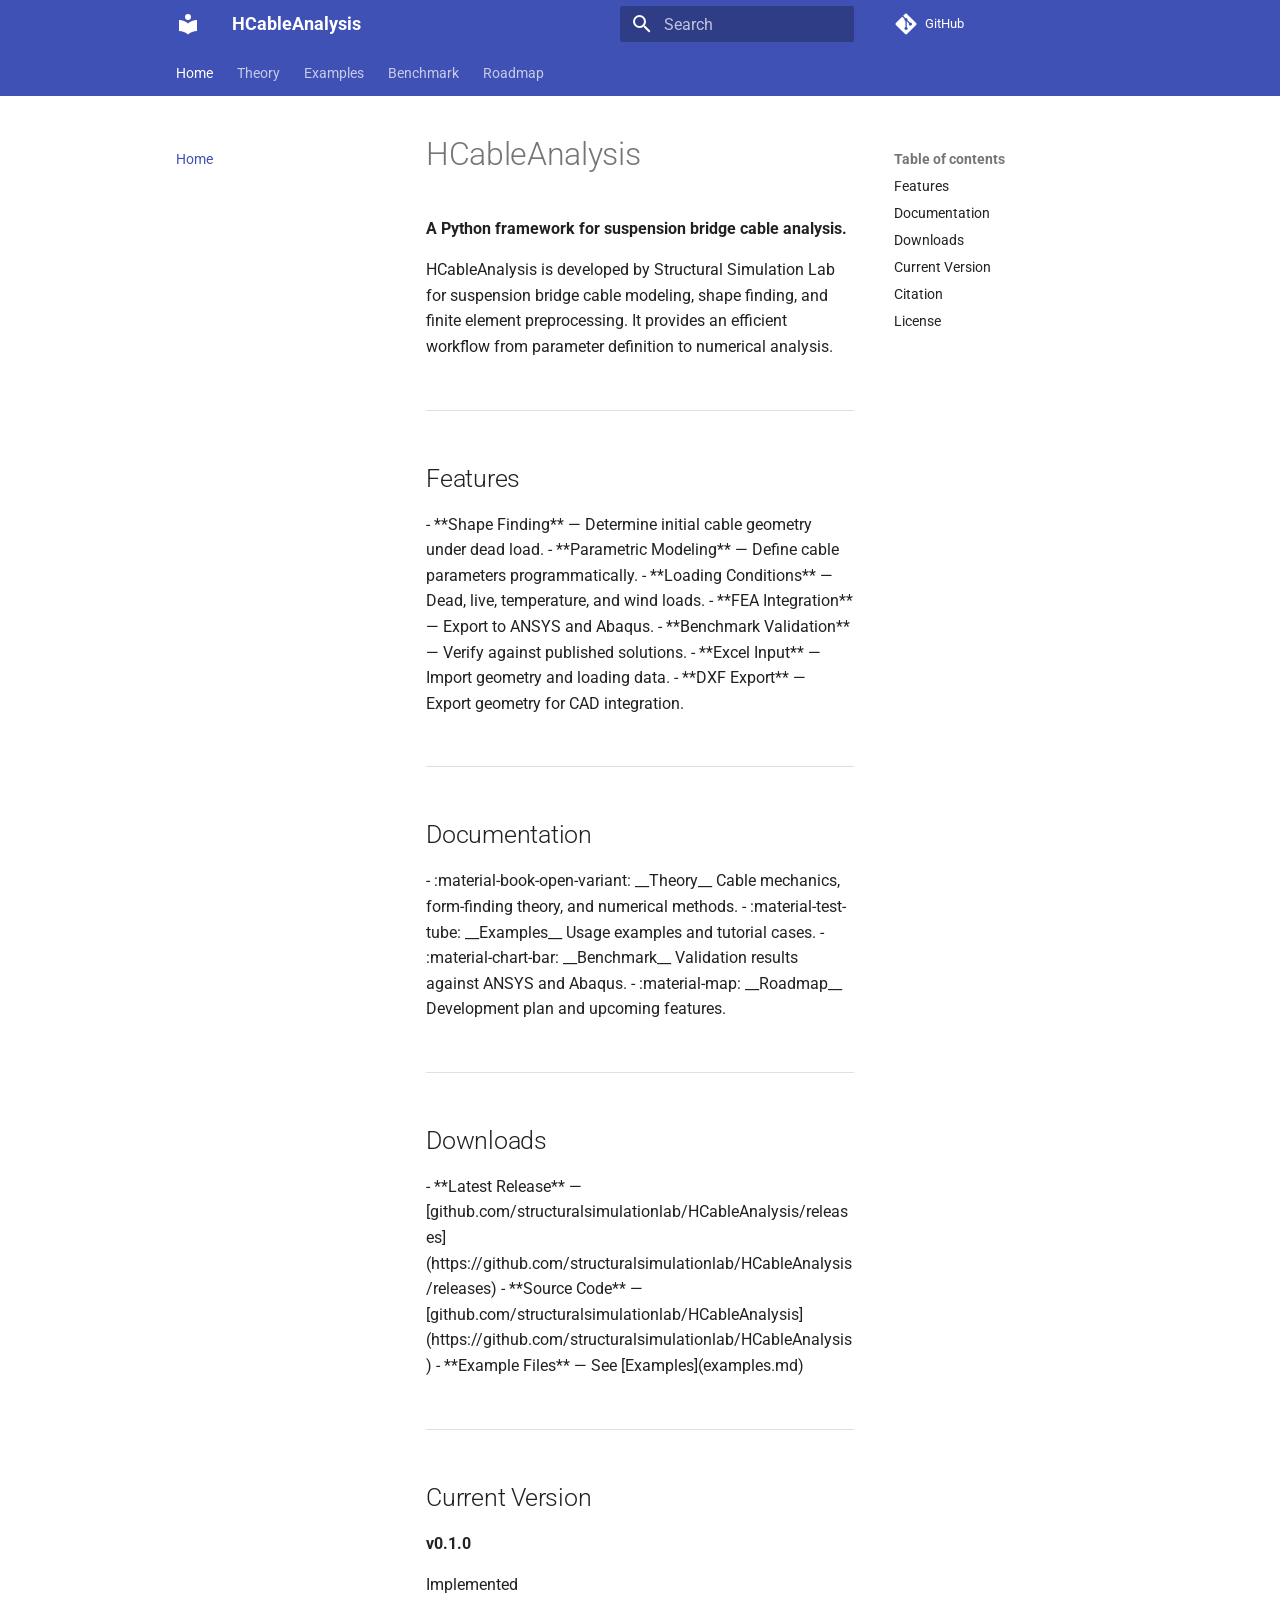
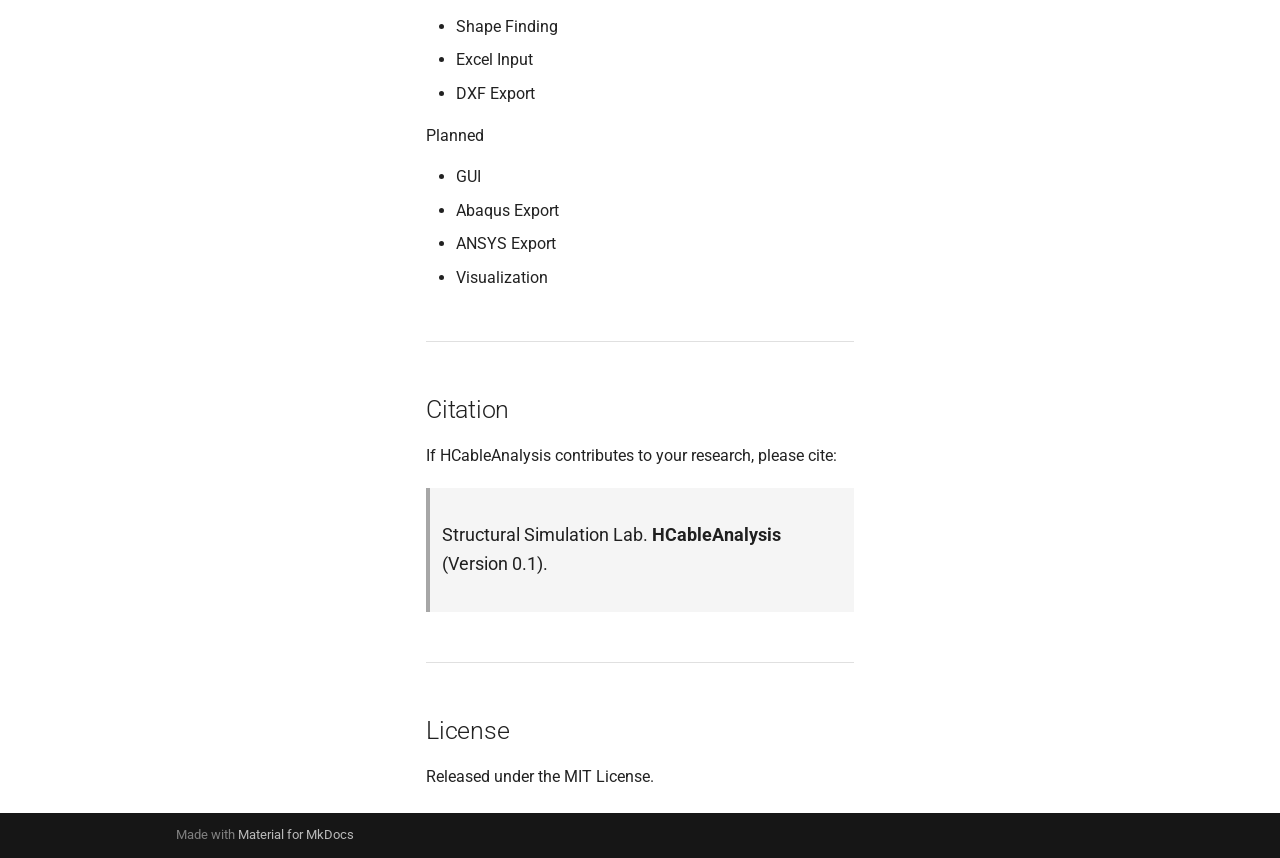
<file: site/index.html>
<!doctype html>
<html lang="en" class="no-js">
  <head>
    
      <meta charset="utf-8">
      <meta name="viewport" content="width=device-width,initial-scale=1">
      
        <meta name="description" content="Suspension Bridge Cable Analysis Framework">
      
      
        <meta name="author" content="Structural Simulation Lab">
      
      
      
      
        <link rel="next" href="theory/">
      
      
        
      
      
      <link rel="icon" href="assets/images/favicon.png">
      <meta name="generator" content="mkdocs-1.6.1, mkdocs-material-9.7.6">
    
    
      
        <title>HCableAnalysis</title>
      
    
    
      <link rel="stylesheet" href="assets/stylesheets/main.484c7ddc.min.css">
      
      


    
    
      
    
    
      
        
        
        <link rel="preconnect" href="https://fonts.gstatic.com" crossorigin>
        <link rel="stylesheet" href="https://fonts.googleapis.com/css?family=Roboto:300,300i,400,400i,700,700i%7CRoboto+Mono:400,400i,700,700i&display=fallback">
        <style>:root{--md-text-font:"Roboto";--md-code-font:"Roboto Mono"}</style>
      
    
    
      <link rel="stylesheet" href="stylesheets/extra.css">
    
    <script>__md_scope=new URL(".",location),__md_hash=e=>[...e].reduce(((e,_)=>(e<<5)-e+_.charCodeAt(0)),0),__md_get=(e,_=localStorage,t=__md_scope)=>JSON.parse(_.getItem(t.pathname+"."+e)),__md_set=(e,_,t=localStorage,a=__md_scope)=>{try{t.setItem(a.pathname+"."+e,JSON.stringify(_))}catch(e){}}</script>
    
      

    
    
  </head>
  
  
    <body dir="ltr">
  
    
    <input class="md-toggle" data-md-toggle="drawer" type="checkbox" id="__drawer" autocomplete="off">
    <input class="md-toggle" data-md-toggle="search" type="checkbox" id="__search" autocomplete="off">
    <label class="md-overlay" for="__drawer"></label>
    <div data-md-component="skip">
      
        
        <a href="#hcableanalysis" class="md-skip">
          Skip to content
        </a>
      
    </div>
    <div data-md-component="announce">
      
    </div>
    
    
      

<header class="md-header" data-md-component="header">
  <nav class="md-header__inner md-grid" aria-label="Header">
    <a href="." title="HCableAnalysis" class="md-header__button md-logo" aria-label="HCableAnalysis" data-md-component="logo">
      
  
  <svg xmlns="http://www.w3.org/2000/svg" viewBox="0 0 24 24"><path d="M12 8a3 3 0 0 0 3-3 3 3 0 0 0-3-3 3 3 0 0 0-3 3 3 3 0 0 0 3 3m0 3.54C9.64 9.35 6.5 8 3 8v11c3.5 0 6.64 1.35 9 3.54 2.36-2.19 5.5-3.54 9-3.54V8c-3.5 0-6.64 1.35-9 3.54"/></svg>

    </a>
    <label class="md-header__button md-icon" for="__drawer">
      
      <svg xmlns="http://www.w3.org/2000/svg" viewBox="0 0 24 24"><path d="M3 6h18v2H3zm0 5h18v2H3zm0 5h18v2H3z"/></svg>
    </label>
    <div class="md-header__title" data-md-component="header-title">
      <div class="md-header__ellipsis">
        <div class="md-header__topic">
          <span class="md-ellipsis">
            HCableAnalysis
          </span>
        </div>
        <div class="md-header__topic" data-md-component="header-topic">
          <span class="md-ellipsis">
            
              Home
            
          </span>
        </div>
      </div>
    </div>
    
    
      <script>var palette=__md_get("__palette");if(palette&&palette.color){if("(prefers-color-scheme)"===palette.color.media){var media=matchMedia("(prefers-color-scheme: light)"),input=document.querySelector(media.matches?"[data-md-color-media='(prefers-color-scheme: light)']":"[data-md-color-media='(prefers-color-scheme: dark)']");palette.color.media=input.getAttribute("data-md-color-media"),palette.color.scheme=input.getAttribute("data-md-color-scheme"),palette.color.primary=input.getAttribute("data-md-color-primary"),palette.color.accent=input.getAttribute("data-md-color-accent")}for(var[key,value]of Object.entries(palette.color))document.body.setAttribute("data-md-color-"+key,value)}</script>
    
    
    
      
      
        <label class="md-header__button md-icon" for="__search">
          
          <svg xmlns="http://www.w3.org/2000/svg" viewBox="0 0 24 24"><path d="M9.5 3A6.5 6.5 0 0 1 16 9.5c0 1.61-.59 3.09-1.56 4.23l.27.27h.79l5 5-1.5 1.5-5-5v-.79l-.27-.27A6.52 6.52 0 0 1 9.5 16 6.5 6.5 0 0 1 3 9.5 6.5 6.5 0 0 1 9.5 3m0 2C7 5 5 7 5 9.5S7 14 9.5 14 14 12 14 9.5 12 5 9.5 5"/></svg>
        </label>
        <div class="md-search" data-md-component="search" role="dialog">
  <label class="md-search__overlay" for="__search"></label>
  <div class="md-search__inner" role="search">
    <form class="md-search__form" name="search">
      <input type="text" class="md-search__input" name="query" aria-label="Search" placeholder="Search" autocapitalize="off" autocorrect="off" autocomplete="off" spellcheck="false" data-md-component="search-query" required>
      <label class="md-search__icon md-icon" for="__search">
        
        <svg xmlns="http://www.w3.org/2000/svg" viewBox="0 0 24 24"><path d="M9.5 3A6.5 6.5 0 0 1 16 9.5c0 1.61-.59 3.09-1.56 4.23l.27.27h.79l5 5-1.5 1.5-5-5v-.79l-.27-.27A6.52 6.52 0 0 1 9.5 16 6.5 6.5 0 0 1 3 9.5 6.5 6.5 0 0 1 9.5 3m0 2C7 5 5 7 5 9.5S7 14 9.5 14 14 12 14 9.5 12 5 9.5 5"/></svg>
        
        <svg xmlns="http://www.w3.org/2000/svg" viewBox="0 0 24 24"><path d="M20 11v2H8l5.5 5.5-1.42 1.42L4.16 12l7.92-7.92L13.5 5.5 8 11z"/></svg>
      </label>
      <nav class="md-search__options" aria-label="Search">
        
        <button type="reset" class="md-search__icon md-icon" title="Clear" aria-label="Clear" tabindex="-1">
          
          <svg xmlns="http://www.w3.org/2000/svg" viewBox="0 0 24 24"><path d="M19 6.41 17.59 5 12 10.59 6.41 5 5 6.41 10.59 12 5 17.59 6.41 19 12 13.41 17.59 19 19 17.59 13.41 12z"/></svg>
        </button>
      </nav>
      
        <div class="md-search__suggest" data-md-component="search-suggest"></div>
      
    </form>
    <div class="md-search__output">
      <div class="md-search__scrollwrap" tabindex="0" data-md-scrollfix>
        <div class="md-search-result" data-md-component="search-result">
          <div class="md-search-result__meta">
            Initializing search
          </div>
          <ol class="md-search-result__list" role="presentation"></ol>
        </div>
      </div>
    </div>
  </div>
</div>
      
    
    
      <div class="md-header__source">
        <a href="https://github.com/structuralsimulationlab/HCableAnalysis" title="Go to repository" class="md-source" data-md-component="source">
  <div class="md-source__icon md-icon">
    
    <svg xmlns="http://www.w3.org/2000/svg" viewBox="0 0 448 512"><!--! Font Awesome Free 7.1.0 by @fontawesome - https://fontawesome.com License - https://fontawesome.com/license/free (Icons: CC BY 4.0, Fonts: SIL OFL 1.1, Code: MIT License) Copyright 2025 Fonticons, Inc.--><path d="M439.6 236.1 244 40.5c-5.4-5.5-12.8-8.5-20.4-8.5s-15 3-20.4 8.4L162.5 81l51.5 51.5c27.1-9.1 52.7 16.8 43.4 43.7l49.7 49.7c34.2-11.8 61.2 31 35.5 56.7-26.5 26.5-70.2-2.9-56-37.3L240.3 199v121.9c25.3 12.5 22.3 41.8 9.1 55-6.4 6.4-15.2 10.1-24.3 10.1s-17.8-3.6-24.3-10.1c-17.6-17.6-11.1-46.9 11.2-56v-123c-20.8-8.5-24.6-30.7-18.6-45L142.6 101 8.5 235.1C3 240.6 0 247.9 0 255.5s3 15 8.5 20.4l195.6 195.7c5.4 5.4 12.7 8.4 20.4 8.4s15-3 20.4-8.4l194.7-194.7c5.4-5.4 8.4-12.8 8.4-20.4s-3-15-8.4-20.4"/></svg>
  </div>
  <div class="md-source__repository">
    GitHub
  </div>
</a>
      </div>
    
  </nav>
  
</header>
    
    <div class="md-container" data-md-component="container">
      
      
        
          
            
<nav class="md-tabs" aria-label="Tabs" data-md-component="tabs">
  <div class="md-grid">
    <ul class="md-tabs__list">
      
        
  
  
  
    
  
  
    <li class="md-tabs__item md-tabs__item--active">
      <a href="." class="md-tabs__link">
        
  
  
    
  
  Home

      </a>
    </li>
  

      
        
  
  
  
  
    <li class="md-tabs__item">
      <a href="theory/" class="md-tabs__link">
        
  
  
    
  
  Theory

      </a>
    </li>
  

      
        
  
  
  
  
    <li class="md-tabs__item">
      <a href="examples/" class="md-tabs__link">
        
  
  
    
  
  Examples

      </a>
    </li>
  

      
        
  
  
  
  
    <li class="md-tabs__item">
      <a href="benchmark/" class="md-tabs__link">
        
  
  
    
  
  Benchmark

      </a>
    </li>
  

      
        
  
  
  
  
    <li class="md-tabs__item">
      <a href="roadmap/" class="md-tabs__link">
        
  
  
    
  
  Roadmap

      </a>
    </li>
  

      
    </ul>
  </div>
</nav>
          
        
      
      <main class="md-main" data-md-component="main">
        <div class="md-main__inner md-grid">
          
            
              
              <div class="md-sidebar md-sidebar--primary" data-md-component="sidebar" data-md-type="navigation" >
                <div class="md-sidebar__scrollwrap">
                  <div class="md-sidebar__inner">
                    


  


<nav class="md-nav md-nav--primary md-nav--lifted" aria-label="Navigation" data-md-level="0">
  <label class="md-nav__title" for="__drawer">
    <a href="." title="HCableAnalysis" class="md-nav__button md-logo" aria-label="HCableAnalysis" data-md-component="logo">
      
  
  <svg xmlns="http://www.w3.org/2000/svg" viewBox="0 0 24 24"><path d="M12 8a3 3 0 0 0 3-3 3 3 0 0 0-3-3 3 3 0 0 0-3 3 3 3 0 0 0 3 3m0 3.54C9.64 9.35 6.5 8 3 8v11c3.5 0 6.64 1.35 9 3.54 2.36-2.19 5.5-3.54 9-3.54V8c-3.5 0-6.64 1.35-9 3.54"/></svg>

    </a>
    HCableAnalysis
  </label>
  
    <div class="md-nav__source">
      <a href="https://github.com/structuralsimulationlab/HCableAnalysis" title="Go to repository" class="md-source" data-md-component="source">
  <div class="md-source__icon md-icon">
    
    <svg xmlns="http://www.w3.org/2000/svg" viewBox="0 0 448 512"><!--! Font Awesome Free 7.1.0 by @fontawesome - https://fontawesome.com License - https://fontawesome.com/license/free (Icons: CC BY 4.0, Fonts: SIL OFL 1.1, Code: MIT License) Copyright 2025 Fonticons, Inc.--><path d="M439.6 236.1 244 40.5c-5.4-5.5-12.8-8.5-20.4-8.5s-15 3-20.4 8.4L162.5 81l51.5 51.5c27.1-9.1 52.7 16.8 43.4 43.7l49.7 49.7c34.2-11.8 61.2 31 35.5 56.7-26.5 26.5-70.2-2.9-56-37.3L240.3 199v121.9c25.3 12.5 22.3 41.8 9.1 55-6.4 6.4-15.2 10.1-24.3 10.1s-17.8-3.6-24.3-10.1c-17.6-17.6-11.1-46.9 11.2-56v-123c-20.8-8.5-24.6-30.7-18.6-45L142.6 101 8.5 235.1C3 240.6 0 247.9 0 255.5s3 15 8.5 20.4l195.6 195.7c5.4 5.4 12.7 8.4 20.4 8.4s15-3 20.4-8.4l194.7-194.7c5.4-5.4 8.4-12.8 8.4-20.4s-3-15-8.4-20.4"/></svg>
  </div>
  <div class="md-source__repository">
    GitHub
  </div>
</a>
    </div>
  
  <ul class="md-nav__list" data-md-scrollfix>
    
      
      
  
  
    
  
  
  
    <li class="md-nav__item md-nav__item--active">
      
      <input class="md-nav__toggle md-toggle" type="checkbox" id="__toc">
      
      
        
      
      
        <label class="md-nav__link md-nav__link--active" for="__toc">
          
  
  
  <span class="md-ellipsis">
    
  
    Home
  

    
  </span>
  
  

          <span class="md-nav__icon md-icon"></span>
        </label>
      
      <a href="." class="md-nav__link md-nav__link--active">
        
  
  
  <span class="md-ellipsis">
    
  
    Home
  

    
  </span>
  
  

      </a>
      
        

<nav class="md-nav md-nav--secondary" aria-label="Table of contents">
  
  
  
    
  
  
    <label class="md-nav__title" for="__toc">
      <span class="md-nav__icon md-icon"></span>
      Table of contents
    </label>
    <ul class="md-nav__list" data-md-component="toc" data-md-scrollfix>
      
        <li class="md-nav__item">
  <a href="#features" class="md-nav__link">
    <span class="md-ellipsis">
      
        Features
      
    </span>
  </a>
  
</li>
      
        <li class="md-nav__item">
  <a href="#documentation" class="md-nav__link">
    <span class="md-ellipsis">
      
        Documentation
      
    </span>
  </a>
  
</li>
      
        <li class="md-nav__item">
  <a href="#downloads" class="md-nav__link">
    <span class="md-ellipsis">
      
        Downloads
      
    </span>
  </a>
  
</li>
      
        <li class="md-nav__item">
  <a href="#current-version" class="md-nav__link">
    <span class="md-ellipsis">
      
        Current Version
      
    </span>
  </a>
  
</li>
      
        <li class="md-nav__item">
  <a href="#citation" class="md-nav__link">
    <span class="md-ellipsis">
      
        Citation
      
    </span>
  </a>
  
</li>
      
        <li class="md-nav__item">
  <a href="#license" class="md-nav__link">
    <span class="md-ellipsis">
      
        License
      
    </span>
  </a>
  
</li>
      
    </ul>
  
</nav>
      
    </li>
  

    
      
      
  
  
  
  
    <li class="md-nav__item">
      <a href="theory/" class="md-nav__link">
        
  
  
  <span class="md-ellipsis">
    
  
    Theory
  

    
  </span>
  
  

      </a>
    </li>
  

    
      
      
  
  
  
  
    <li class="md-nav__item">
      <a href="examples/" class="md-nav__link">
        
  
  
  <span class="md-ellipsis">
    
  
    Examples
  

    
  </span>
  
  

      </a>
    </li>
  

    
      
      
  
  
  
  
    <li class="md-nav__item">
      <a href="benchmark/" class="md-nav__link">
        
  
  
  <span class="md-ellipsis">
    
  
    Benchmark
  

    
  </span>
  
  

      </a>
    </li>
  

    
      
      
  
  
  
  
    <li class="md-nav__item">
      <a href="roadmap/" class="md-nav__link">
        
  
  
  <span class="md-ellipsis">
    
  
    Roadmap
  

    
  </span>
  
  

      </a>
    </li>
  

    
  </ul>
</nav>
                  </div>
                </div>
              </div>
            
            
              
              <div class="md-sidebar md-sidebar--secondary" data-md-component="sidebar" data-md-type="toc" >
                <div class="md-sidebar__scrollwrap">
                  <div class="md-sidebar__inner">
                    

<nav class="md-nav md-nav--secondary" aria-label="Table of contents">
  
  
  
    
  
  
    <label class="md-nav__title" for="__toc">
      <span class="md-nav__icon md-icon"></span>
      Table of contents
    </label>
    <ul class="md-nav__list" data-md-component="toc" data-md-scrollfix>
      
        <li class="md-nav__item">
  <a href="#features" class="md-nav__link">
    <span class="md-ellipsis">
      
        Features
      
    </span>
  </a>
  
</li>
      
        <li class="md-nav__item">
  <a href="#documentation" class="md-nav__link">
    <span class="md-ellipsis">
      
        Documentation
      
    </span>
  </a>
  
</li>
      
        <li class="md-nav__item">
  <a href="#downloads" class="md-nav__link">
    <span class="md-ellipsis">
      
        Downloads
      
    </span>
  </a>
  
</li>
      
        <li class="md-nav__item">
  <a href="#current-version" class="md-nav__link">
    <span class="md-ellipsis">
      
        Current Version
      
    </span>
  </a>
  
</li>
      
        <li class="md-nav__item">
  <a href="#citation" class="md-nav__link">
    <span class="md-ellipsis">
      
        Citation
      
    </span>
  </a>
  
</li>
      
        <li class="md-nav__item">
  <a href="#license" class="md-nav__link">
    <span class="md-ellipsis">
      
        License
      
    </span>
  </a>
  
</li>
      
    </ul>
  
</nav>
                  </div>
                </div>
              </div>
            
          
          
            <div class="md-content" data-md-component="content">
              
              <article class="md-content__inner md-typeset">
                
                  


  
  


<h1 id="hcableanalysis">HCableAnalysis</h1>
<p><strong>A Python framework for suspension bridge cable analysis.</strong></p>
<p>HCableAnalysis is developed by Structural Simulation Lab for suspension bridge cable modeling, shape finding, and finite element preprocessing. It provides an efficient workflow from parameter definition to numerical analysis.</p>
<hr />
<h2 id="features">Features</h2>
<div class="grid" markdown>

- **Shape Finding** — Determine initial cable geometry under dead load.
- **Parametric Modeling** — Define cable parameters programmatically.
- **Loading Conditions** — Dead, live, temperature, and wind loads.
- **FEA Integration** — Export to ANSYS and Abaqus.
- **Benchmark Validation** — Verify against published solutions.
- **Excel Input** — Import geometry and loading data.
- **DXF Export** — Export geometry for CAD integration.

</div>

<hr />
<h2 id="documentation">Documentation</h2>
<div class="grid cards" markdown>

-   :material-book-open-variant: __Theory__  
    Cable mechanics, form-finding theory, and numerical methods.

-   :material-test-tube: __Examples__  
    Usage examples and tutorial cases.

-   :material-chart-bar: __Benchmark__  
    Validation results against ANSYS and Abaqus.

-   :material-map: __Roadmap__  
    Development plan and upcoming features.

</div>

<hr />
<h2 id="downloads">Downloads</h2>
<div class="grid" markdown>

- **Latest Release** — [github.com/structuralsimulationlab/HCableAnalysis/releases](https://github.com/structuralsimulationlab/HCableAnalysis/releases)
- **Source Code** — [github.com/structuralsimulationlab/HCableAnalysis](https://github.com/structuralsimulationlab/HCableAnalysis)
- **Example Files** — See [Examples](examples.md)

</div>

<hr />
<h2 id="current-version">Current Version</h2>
<p><strong>v0.1.0</strong></p>
<p>Implemented</p>
<ul>
<li>Shape Finding</li>
<li>Excel Input</li>
<li>DXF Export</li>
</ul>
<p>Planned</p>
<ul>
<li>GUI</li>
<li>Abaqus Export</li>
<li>ANSYS Export</li>
<li>Visualization</li>
</ul>
<hr />
<h2 id="citation">Citation</h2>
<p>If HCableAnalysis contributes to your research, please cite:</p>
<blockquote>
<p>Structural Simulation Lab. <strong>HCableAnalysis</strong> (Version 0.1).</p>
</blockquote>
<hr />
<h2 id="license">License</h2>
<p>Released under the MIT License.</p>












                
              </article>
            </div>
          
          
<script>var target=document.getElementById(location.hash.slice(1));target&&target.name&&(target.checked=target.name.startsWith("__tabbed_"))</script>
        </div>
        
          <button type="button" class="md-top md-icon" data-md-component="top" hidden>
  
  <svg xmlns="http://www.w3.org/2000/svg" viewBox="0 0 24 24"><path d="M13 20h-2V8l-5.5 5.5-1.42-1.42L12 4.16l7.92 7.92-1.42 1.42L13 8z"/></svg>
  Back to top
</button>
        
      </main>
      
        <footer class="md-footer">
  
  <div class="md-footer-meta md-typeset">
    <div class="md-footer-meta__inner md-grid">
      <div class="md-copyright">
  
  
    Made with
    <a href="https://squidfunk.github.io/mkdocs-material/" target="_blank" rel="noopener">
      Material for MkDocs
    </a>
  
</div>
      
    </div>
  </div>
</footer>
      
    </div>
    <div class="md-dialog" data-md-component="dialog">
      <div class="md-dialog__inner md-typeset"></div>
    </div>
    
    
    
      
      
      <script id="__config" type="application/json">{"annotate": null, "base": ".", "features": ["navigation.tabs", "navigation.sections", "navigation.top", "navigation.instant", "search.highlight", "search.suggest", "content.code.copy"], "search": "assets/javascripts/workers/search.2c215733.min.js", "tags": null, "translations": {"clipboard.copied": "Copied to clipboard", "clipboard.copy": "Copy to clipboard", "search.result.more.one": "1 more on this page", "search.result.more.other": "# more on this page", "search.result.none": "No matching documents", "search.result.one": "1 matching document", "search.result.other": "# matching documents", "search.result.placeholder": "Type to start searching", "search.result.term.missing": "Missing", "select.version": "Select version"}, "version": null}</script>
    
    
      <script src="assets/javascripts/bundle.79ae519e.min.js"></script>
      
    
  </body>
</html>
</file>
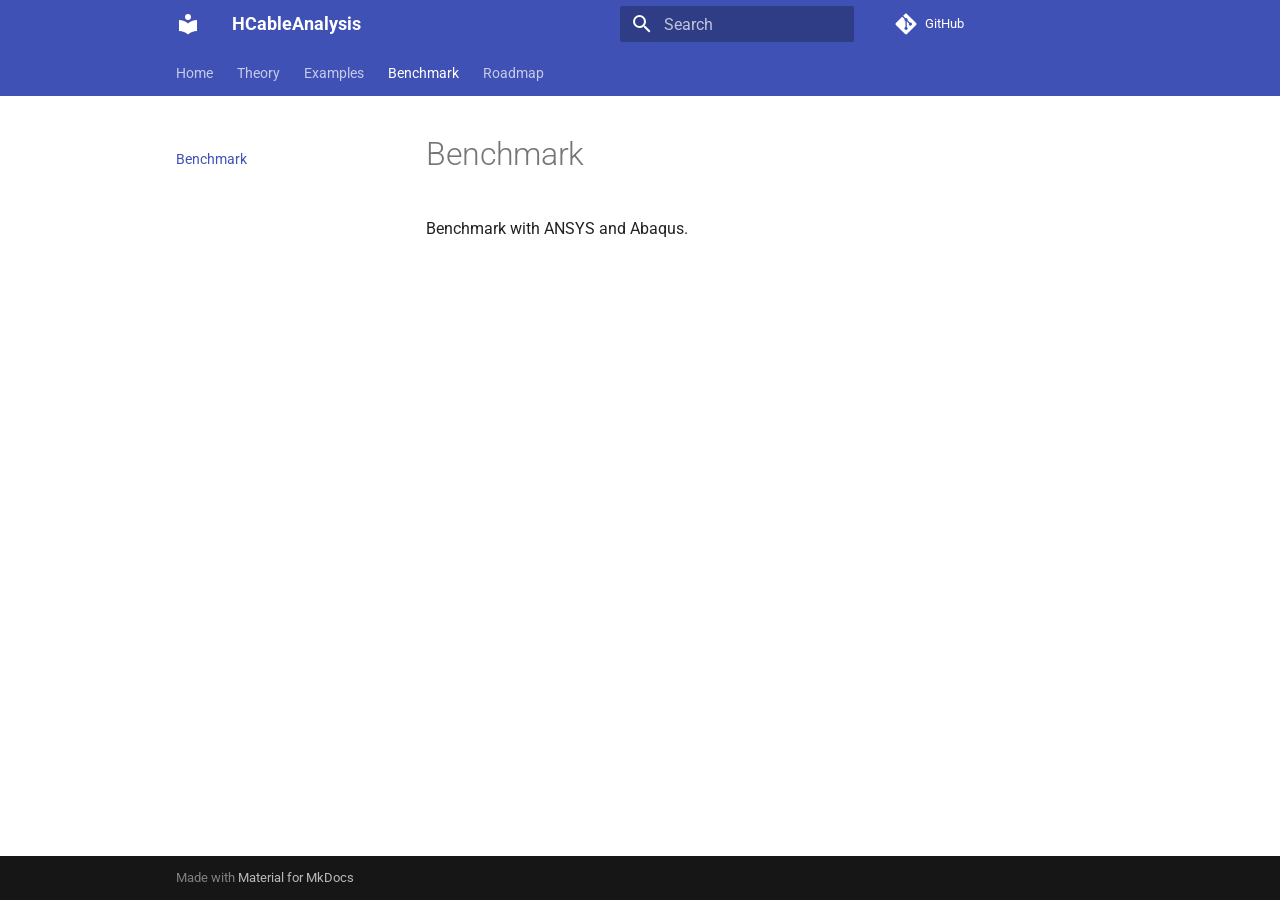
<file: site/benchmark/index.html>
<!doctype html>
<html lang="en" class="no-js">
  <head>
    
      <meta charset="utf-8">
      <meta name="viewport" content="width=device-width,initial-scale=1">
      
        <meta name="description" content="Suspension Bridge Cable Analysis Framework">
      
      
        <meta name="author" content="Structural Simulation Lab">
      
      
      
        <link rel="prev" href="../examples/">
      
      
        <link rel="next" href="../roadmap/">
      
      
        
      
      
      <link rel="icon" href="../assets/images/favicon.png">
      <meta name="generator" content="mkdocs-1.6.1, mkdocs-material-9.7.6">
    
    
      
        <title>Benchmark - HCableAnalysis</title>
      
    
    
      <link rel="stylesheet" href="../assets/stylesheets/main.484c7ddc.min.css">
      
      


    
    
      
    
    
      
        
        
        <link rel="preconnect" href="https://fonts.gstatic.com" crossorigin>
        <link rel="stylesheet" href="https://fonts.googleapis.com/css?family=Roboto:300,300i,400,400i,700,700i%7CRoboto+Mono:400,400i,700,700i&display=fallback">
        <style>:root{--md-text-font:"Roboto";--md-code-font:"Roboto Mono"}</style>
      
    
    
      <link rel="stylesheet" href="../stylesheets/extra.css">
    
    <script>__md_scope=new URL("..",location),__md_hash=e=>[...e].reduce(((e,_)=>(e<<5)-e+_.charCodeAt(0)),0),__md_get=(e,_=localStorage,t=__md_scope)=>JSON.parse(_.getItem(t.pathname+"."+e)),__md_set=(e,_,t=localStorage,a=__md_scope)=>{try{t.setItem(a.pathname+"."+e,JSON.stringify(_))}catch(e){}}</script>
    
      

    
    
  </head>
  
  
    <body dir="ltr">
  
    
    <input class="md-toggle" data-md-toggle="drawer" type="checkbox" id="__drawer" autocomplete="off">
    <input class="md-toggle" data-md-toggle="search" type="checkbox" id="__search" autocomplete="off">
    <label class="md-overlay" for="__drawer"></label>
    <div data-md-component="skip">
      
        
        <a href="#benchmark" class="md-skip">
          Skip to content
        </a>
      
    </div>
    <div data-md-component="announce">
      
    </div>
    
    
      

<header class="md-header" data-md-component="header">
  <nav class="md-header__inner md-grid" aria-label="Header">
    <a href=".." title="HCableAnalysis" class="md-header__button md-logo" aria-label="HCableAnalysis" data-md-component="logo">
      
  
  <svg xmlns="http://www.w3.org/2000/svg" viewBox="0 0 24 24"><path d="M12 8a3 3 0 0 0 3-3 3 3 0 0 0-3-3 3 3 0 0 0-3 3 3 3 0 0 0 3 3m0 3.54C9.64 9.35 6.5 8 3 8v11c3.5 0 6.64 1.35 9 3.54 2.36-2.19 5.5-3.54 9-3.54V8c-3.5 0-6.64 1.35-9 3.54"/></svg>

    </a>
    <label class="md-header__button md-icon" for="__drawer">
      
      <svg xmlns="http://www.w3.org/2000/svg" viewBox="0 0 24 24"><path d="M3 6h18v2H3zm0 5h18v2H3zm0 5h18v2H3z"/></svg>
    </label>
    <div class="md-header__title" data-md-component="header-title">
      <div class="md-header__ellipsis">
        <div class="md-header__topic">
          <span class="md-ellipsis">
            HCableAnalysis
          </span>
        </div>
        <div class="md-header__topic" data-md-component="header-topic">
          <span class="md-ellipsis">
            
              Benchmark
            
          </span>
        </div>
      </div>
    </div>
    
    
      <script>var palette=__md_get("__palette");if(palette&&palette.color){if("(prefers-color-scheme)"===palette.color.media){var media=matchMedia("(prefers-color-scheme: light)"),input=document.querySelector(media.matches?"[data-md-color-media='(prefers-color-scheme: light)']":"[data-md-color-media='(prefers-color-scheme: dark)']");palette.color.media=input.getAttribute("data-md-color-media"),palette.color.scheme=input.getAttribute("data-md-color-scheme"),palette.color.primary=input.getAttribute("data-md-color-primary"),palette.color.accent=input.getAttribute("data-md-color-accent")}for(var[key,value]of Object.entries(palette.color))document.body.setAttribute("data-md-color-"+key,value)}</script>
    
    
    
      
      
        <label class="md-header__button md-icon" for="__search">
          
          <svg xmlns="http://www.w3.org/2000/svg" viewBox="0 0 24 24"><path d="M9.5 3A6.5 6.5 0 0 1 16 9.5c0 1.61-.59 3.09-1.56 4.23l.27.27h.79l5 5-1.5 1.5-5-5v-.79l-.27-.27A6.52 6.52 0 0 1 9.5 16 6.5 6.5 0 0 1 3 9.5 6.5 6.5 0 0 1 9.5 3m0 2C7 5 5 7 5 9.5S7 14 9.5 14 14 12 14 9.5 12 5 9.5 5"/></svg>
        </label>
        <div class="md-search" data-md-component="search" role="dialog">
  <label class="md-search__overlay" for="__search"></label>
  <div class="md-search__inner" role="search">
    <form class="md-search__form" name="search">
      <input type="text" class="md-search__input" name="query" aria-label="Search" placeholder="Search" autocapitalize="off" autocorrect="off" autocomplete="off" spellcheck="false" data-md-component="search-query" required>
      <label class="md-search__icon md-icon" for="__search">
        
        <svg xmlns="http://www.w3.org/2000/svg" viewBox="0 0 24 24"><path d="M9.5 3A6.5 6.5 0 0 1 16 9.5c0 1.61-.59 3.09-1.56 4.23l.27.27h.79l5 5-1.5 1.5-5-5v-.79l-.27-.27A6.52 6.52 0 0 1 9.5 16 6.5 6.5 0 0 1 3 9.5 6.5 6.5 0 0 1 9.5 3m0 2C7 5 5 7 5 9.5S7 14 9.5 14 14 12 14 9.5 12 5 9.5 5"/></svg>
        
        <svg xmlns="http://www.w3.org/2000/svg" viewBox="0 0 24 24"><path d="M20 11v2H8l5.5 5.5-1.42 1.42L4.16 12l7.92-7.92L13.5 5.5 8 11z"/></svg>
      </label>
      <nav class="md-search__options" aria-label="Search">
        
        <button type="reset" class="md-search__icon md-icon" title="Clear" aria-label="Clear" tabindex="-1">
          
          <svg xmlns="http://www.w3.org/2000/svg" viewBox="0 0 24 24"><path d="M19 6.41 17.59 5 12 10.59 6.41 5 5 6.41 10.59 12 5 17.59 6.41 19 12 13.41 17.59 19 19 17.59 13.41 12z"/></svg>
        </button>
      </nav>
      
        <div class="md-search__suggest" data-md-component="search-suggest"></div>
      
    </form>
    <div class="md-search__output">
      <div class="md-search__scrollwrap" tabindex="0" data-md-scrollfix>
        <div class="md-search-result" data-md-component="search-result">
          <div class="md-search-result__meta">
            Initializing search
          </div>
          <ol class="md-search-result__list" role="presentation"></ol>
        </div>
      </div>
    </div>
  </div>
</div>
      
    
    
      <div class="md-header__source">
        <a href="https://github.com/structuralsimulationlab/HCableAnalysis" title="Go to repository" class="md-source" data-md-component="source">
  <div class="md-source__icon md-icon">
    
    <svg xmlns="http://www.w3.org/2000/svg" viewBox="0 0 448 512"><!--! Font Awesome Free 7.1.0 by @fontawesome - https://fontawesome.com License - https://fontawesome.com/license/free (Icons: CC BY 4.0, Fonts: SIL OFL 1.1, Code: MIT License) Copyright 2025 Fonticons, Inc.--><path d="M439.6 236.1 244 40.5c-5.4-5.5-12.8-8.5-20.4-8.5s-15 3-20.4 8.4L162.5 81l51.5 51.5c27.1-9.1 52.7 16.8 43.4 43.7l49.7 49.7c34.2-11.8 61.2 31 35.5 56.7-26.5 26.5-70.2-2.9-56-37.3L240.3 199v121.9c25.3 12.5 22.3 41.8 9.1 55-6.4 6.4-15.2 10.1-24.3 10.1s-17.8-3.6-24.3-10.1c-17.6-17.6-11.1-46.9 11.2-56v-123c-20.8-8.5-24.6-30.7-18.6-45L142.6 101 8.5 235.1C3 240.6 0 247.9 0 255.5s3 15 8.5 20.4l195.6 195.7c5.4 5.4 12.7 8.4 20.4 8.4s15-3 20.4-8.4l194.7-194.7c5.4-5.4 8.4-12.8 8.4-20.4s-3-15-8.4-20.4"/></svg>
  </div>
  <div class="md-source__repository">
    GitHub
  </div>
</a>
      </div>
    
  </nav>
  
</header>
    
    <div class="md-container" data-md-component="container">
      
      
        
          
            
<nav class="md-tabs" aria-label="Tabs" data-md-component="tabs">
  <div class="md-grid">
    <ul class="md-tabs__list">
      
        
  
  
  
  
    <li class="md-tabs__item">
      <a href=".." class="md-tabs__link">
        
  
  
    
  
  Home

      </a>
    </li>
  

      
        
  
  
  
  
    <li class="md-tabs__item">
      <a href="../theory/" class="md-tabs__link">
        
  
  
    
  
  Theory

      </a>
    </li>
  

      
        
  
  
  
  
    <li class="md-tabs__item">
      <a href="../examples/" class="md-tabs__link">
        
  
  
    
  
  Examples

      </a>
    </li>
  

      
        
  
  
  
    
  
  
    <li class="md-tabs__item md-tabs__item--active">
      <a href="./" class="md-tabs__link">
        
  
  
    
  
  Benchmark

      </a>
    </li>
  

      
        
  
  
  
  
    <li class="md-tabs__item">
      <a href="../roadmap/" class="md-tabs__link">
        
  
  
    
  
  Roadmap

      </a>
    </li>
  

      
    </ul>
  </div>
</nav>
          
        
      
      <main class="md-main" data-md-component="main">
        <div class="md-main__inner md-grid">
          
            
              
              <div class="md-sidebar md-sidebar--primary" data-md-component="sidebar" data-md-type="navigation" >
                <div class="md-sidebar__scrollwrap">
                  <div class="md-sidebar__inner">
                    


  


<nav class="md-nav md-nav--primary md-nav--lifted" aria-label="Navigation" data-md-level="0">
  <label class="md-nav__title" for="__drawer">
    <a href=".." title="HCableAnalysis" class="md-nav__button md-logo" aria-label="HCableAnalysis" data-md-component="logo">
      
  
  <svg xmlns="http://www.w3.org/2000/svg" viewBox="0 0 24 24"><path d="M12 8a3 3 0 0 0 3-3 3 3 0 0 0-3-3 3 3 0 0 0-3 3 3 3 0 0 0 3 3m0 3.54C9.64 9.35 6.5 8 3 8v11c3.5 0 6.64 1.35 9 3.54 2.36-2.19 5.5-3.54 9-3.54V8c-3.5 0-6.64 1.35-9 3.54"/></svg>

    </a>
    HCableAnalysis
  </label>
  
    <div class="md-nav__source">
      <a href="https://github.com/structuralsimulationlab/HCableAnalysis" title="Go to repository" class="md-source" data-md-component="source">
  <div class="md-source__icon md-icon">
    
    <svg xmlns="http://www.w3.org/2000/svg" viewBox="0 0 448 512"><!--! Font Awesome Free 7.1.0 by @fontawesome - https://fontawesome.com License - https://fontawesome.com/license/free (Icons: CC BY 4.0, Fonts: SIL OFL 1.1, Code: MIT License) Copyright 2025 Fonticons, Inc.--><path d="M439.6 236.1 244 40.5c-5.4-5.5-12.8-8.5-20.4-8.5s-15 3-20.4 8.4L162.5 81l51.5 51.5c27.1-9.1 52.7 16.8 43.4 43.7l49.7 49.7c34.2-11.8 61.2 31 35.5 56.7-26.5 26.5-70.2-2.9-56-37.3L240.3 199v121.9c25.3 12.5 22.3 41.8 9.1 55-6.4 6.4-15.2 10.1-24.3 10.1s-17.8-3.6-24.3-10.1c-17.6-17.6-11.1-46.9 11.2-56v-123c-20.8-8.5-24.6-30.7-18.6-45L142.6 101 8.5 235.1C3 240.6 0 247.9 0 255.5s3 15 8.5 20.4l195.6 195.7c5.4 5.4 12.7 8.4 20.4 8.4s15-3 20.4-8.4l194.7-194.7c5.4-5.4 8.4-12.8 8.4-20.4s-3-15-8.4-20.4"/></svg>
  </div>
  <div class="md-source__repository">
    GitHub
  </div>
</a>
    </div>
  
  <ul class="md-nav__list" data-md-scrollfix>
    
      
      
  
  
  
  
    <li class="md-nav__item">
      <a href=".." class="md-nav__link">
        
  
  
  <span class="md-ellipsis">
    
  
    Home
  

    
  </span>
  
  

      </a>
    </li>
  

    
      
      
  
  
  
  
    <li class="md-nav__item">
      <a href="../theory/" class="md-nav__link">
        
  
  
  <span class="md-ellipsis">
    
  
    Theory
  

    
  </span>
  
  

      </a>
    </li>
  

    
      
      
  
  
  
  
    <li class="md-nav__item">
      <a href="../examples/" class="md-nav__link">
        
  
  
  <span class="md-ellipsis">
    
  
    Examples
  

    
  </span>
  
  

      </a>
    </li>
  

    
      
      
  
  
    
  
  
  
    <li class="md-nav__item md-nav__item--active">
      
      <input class="md-nav__toggle md-toggle" type="checkbox" id="__toc">
      
      
        
      
      
      <a href="./" class="md-nav__link md-nav__link--active">
        
  
  
  <span class="md-ellipsis">
    
  
    Benchmark
  

    
  </span>
  
  

      </a>
      
    </li>
  

    
      
      
  
  
  
  
    <li class="md-nav__item">
      <a href="../roadmap/" class="md-nav__link">
        
  
  
  <span class="md-ellipsis">
    
  
    Roadmap
  

    
  </span>
  
  

      </a>
    </li>
  

    
  </ul>
</nav>
                  </div>
                </div>
              </div>
            
            
              
              <div class="md-sidebar md-sidebar--secondary" data-md-component="sidebar" data-md-type="toc" >
                <div class="md-sidebar__scrollwrap">
                  <div class="md-sidebar__inner">
                    

<nav class="md-nav md-nav--secondary" aria-label="Table of contents">
  
  
  
    
  
  
</nav>
                  </div>
                </div>
              </div>
            
          
          
            <div class="md-content" data-md-component="content">
              
              <article class="md-content__inner md-typeset">
                
                  


  
  


<h1 id="benchmark">Benchmark</h1>
<p>Benchmark with ANSYS and Abaqus.</p>












                
              </article>
            </div>
          
          
<script>var target=document.getElementById(location.hash.slice(1));target&&target.name&&(target.checked=target.name.startsWith("__tabbed_"))</script>
        </div>
        
          <button type="button" class="md-top md-icon" data-md-component="top" hidden>
  
  <svg xmlns="http://www.w3.org/2000/svg" viewBox="0 0 24 24"><path d="M13 20h-2V8l-5.5 5.5-1.42-1.42L12 4.16l7.92 7.92-1.42 1.42L13 8z"/></svg>
  Back to top
</button>
        
      </main>
      
        <footer class="md-footer">
  
  <div class="md-footer-meta md-typeset">
    <div class="md-footer-meta__inner md-grid">
      <div class="md-copyright">
  
  
    Made with
    <a href="https://squidfunk.github.io/mkdocs-material/" target="_blank" rel="noopener">
      Material for MkDocs
    </a>
  
</div>
      
    </div>
  </div>
</footer>
      
    </div>
    <div class="md-dialog" data-md-component="dialog">
      <div class="md-dialog__inner md-typeset"></div>
    </div>
    
    
    
      
      
      <script id="__config" type="application/json">{"annotate": null, "base": "..", "features": ["navigation.tabs", "navigation.sections", "navigation.top", "navigation.instant", "search.highlight", "search.suggest", "content.code.copy"], "search": "../assets/javascripts/workers/search.2c215733.min.js", "tags": null, "translations": {"clipboard.copied": "Copied to clipboard", "clipboard.copy": "Copy to clipboard", "search.result.more.one": "1 more on this page", "search.result.more.other": "# more on this page", "search.result.none": "No matching documents", "search.result.one": "1 matching document", "search.result.other": "# matching documents", "search.result.placeholder": "Type to start searching", "search.result.term.missing": "Missing", "select.version": "Select version"}, "version": null}</script>
    
    
      <script src="../assets/javascripts/bundle.79ae519e.min.js"></script>
      
    
  </body>
</html>
</file>
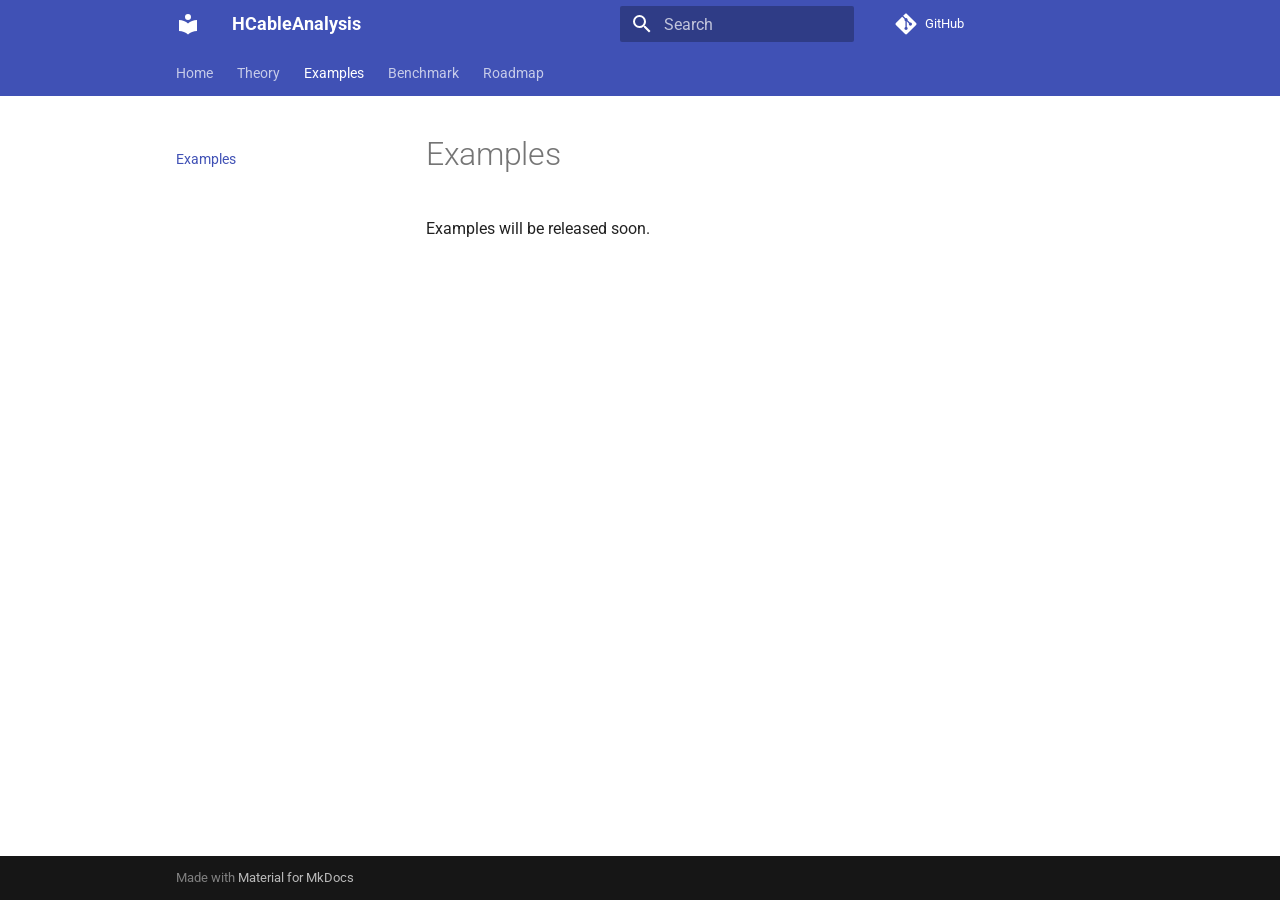
<file: site/examples/index.html>
<!doctype html>
<html lang="en" class="no-js">
  <head>
    
      <meta charset="utf-8">
      <meta name="viewport" content="width=device-width,initial-scale=1">
      
        <meta name="description" content="Suspension Bridge Cable Analysis Framework">
      
      
        <meta name="author" content="Structural Simulation Lab">
      
      
      
        <link rel="prev" href="../theory/">
      
      
        <link rel="next" href="../benchmark/">
      
      
        
      
      
      <link rel="icon" href="../assets/images/favicon.png">
      <meta name="generator" content="mkdocs-1.6.1, mkdocs-material-9.7.6">
    
    
      
        <title>Examples - HCableAnalysis</title>
      
    
    
      <link rel="stylesheet" href="../assets/stylesheets/main.484c7ddc.min.css">
      
      


    
    
      
    
    
      
        
        
        <link rel="preconnect" href="https://fonts.gstatic.com" crossorigin>
        <link rel="stylesheet" href="https://fonts.googleapis.com/css?family=Roboto:300,300i,400,400i,700,700i%7CRoboto+Mono:400,400i,700,700i&display=fallback">
        <style>:root{--md-text-font:"Roboto";--md-code-font:"Roboto Mono"}</style>
      
    
    
      <link rel="stylesheet" href="../stylesheets/extra.css">
    
    <script>__md_scope=new URL("..",location),__md_hash=e=>[...e].reduce(((e,_)=>(e<<5)-e+_.charCodeAt(0)),0),__md_get=(e,_=localStorage,t=__md_scope)=>JSON.parse(_.getItem(t.pathname+"."+e)),__md_set=(e,_,t=localStorage,a=__md_scope)=>{try{t.setItem(a.pathname+"."+e,JSON.stringify(_))}catch(e){}}</script>
    
      

    
    
  </head>
  
  
    <body dir="ltr">
  
    
    <input class="md-toggle" data-md-toggle="drawer" type="checkbox" id="__drawer" autocomplete="off">
    <input class="md-toggle" data-md-toggle="search" type="checkbox" id="__search" autocomplete="off">
    <label class="md-overlay" for="__drawer"></label>
    <div data-md-component="skip">
      
        
        <a href="#examples" class="md-skip">
          Skip to content
        </a>
      
    </div>
    <div data-md-component="announce">
      
    </div>
    
    
      

<header class="md-header" data-md-component="header">
  <nav class="md-header__inner md-grid" aria-label="Header">
    <a href=".." title="HCableAnalysis" class="md-header__button md-logo" aria-label="HCableAnalysis" data-md-component="logo">
      
  
  <svg xmlns="http://www.w3.org/2000/svg" viewBox="0 0 24 24"><path d="M12 8a3 3 0 0 0 3-3 3 3 0 0 0-3-3 3 3 0 0 0-3 3 3 3 0 0 0 3 3m0 3.54C9.64 9.35 6.5 8 3 8v11c3.5 0 6.64 1.35 9 3.54 2.36-2.19 5.5-3.54 9-3.54V8c-3.5 0-6.64 1.35-9 3.54"/></svg>

    </a>
    <label class="md-header__button md-icon" for="__drawer">
      
      <svg xmlns="http://www.w3.org/2000/svg" viewBox="0 0 24 24"><path d="M3 6h18v2H3zm0 5h18v2H3zm0 5h18v2H3z"/></svg>
    </label>
    <div class="md-header__title" data-md-component="header-title">
      <div class="md-header__ellipsis">
        <div class="md-header__topic">
          <span class="md-ellipsis">
            HCableAnalysis
          </span>
        </div>
        <div class="md-header__topic" data-md-component="header-topic">
          <span class="md-ellipsis">
            
              Examples
            
          </span>
        </div>
      </div>
    </div>
    
    
      <script>var palette=__md_get("__palette");if(palette&&palette.color){if("(prefers-color-scheme)"===palette.color.media){var media=matchMedia("(prefers-color-scheme: light)"),input=document.querySelector(media.matches?"[data-md-color-media='(prefers-color-scheme: light)']":"[data-md-color-media='(prefers-color-scheme: dark)']");palette.color.media=input.getAttribute("data-md-color-media"),palette.color.scheme=input.getAttribute("data-md-color-scheme"),palette.color.primary=input.getAttribute("data-md-color-primary"),palette.color.accent=input.getAttribute("data-md-color-accent")}for(var[key,value]of Object.entries(palette.color))document.body.setAttribute("data-md-color-"+key,value)}</script>
    
    
    
      
      
        <label class="md-header__button md-icon" for="__search">
          
          <svg xmlns="http://www.w3.org/2000/svg" viewBox="0 0 24 24"><path d="M9.5 3A6.5 6.5 0 0 1 16 9.5c0 1.61-.59 3.09-1.56 4.23l.27.27h.79l5 5-1.5 1.5-5-5v-.79l-.27-.27A6.52 6.52 0 0 1 9.5 16 6.5 6.5 0 0 1 3 9.5 6.5 6.5 0 0 1 9.5 3m0 2C7 5 5 7 5 9.5S7 14 9.5 14 14 12 14 9.5 12 5 9.5 5"/></svg>
        </label>
        <div class="md-search" data-md-component="search" role="dialog">
  <label class="md-search__overlay" for="__search"></label>
  <div class="md-search__inner" role="search">
    <form class="md-search__form" name="search">
      <input type="text" class="md-search__input" name="query" aria-label="Search" placeholder="Search" autocapitalize="off" autocorrect="off" autocomplete="off" spellcheck="false" data-md-component="search-query" required>
      <label class="md-search__icon md-icon" for="__search">
        
        <svg xmlns="http://www.w3.org/2000/svg" viewBox="0 0 24 24"><path d="M9.5 3A6.5 6.5 0 0 1 16 9.5c0 1.61-.59 3.09-1.56 4.23l.27.27h.79l5 5-1.5 1.5-5-5v-.79l-.27-.27A6.52 6.52 0 0 1 9.5 16 6.5 6.5 0 0 1 3 9.5 6.5 6.5 0 0 1 9.5 3m0 2C7 5 5 7 5 9.5S7 14 9.5 14 14 12 14 9.5 12 5 9.5 5"/></svg>
        
        <svg xmlns="http://www.w3.org/2000/svg" viewBox="0 0 24 24"><path d="M20 11v2H8l5.5 5.5-1.42 1.42L4.16 12l7.92-7.92L13.5 5.5 8 11z"/></svg>
      </label>
      <nav class="md-search__options" aria-label="Search">
        
        <button type="reset" class="md-search__icon md-icon" title="Clear" aria-label="Clear" tabindex="-1">
          
          <svg xmlns="http://www.w3.org/2000/svg" viewBox="0 0 24 24"><path d="M19 6.41 17.59 5 12 10.59 6.41 5 5 6.41 10.59 12 5 17.59 6.41 19 12 13.41 17.59 19 19 17.59 13.41 12z"/></svg>
        </button>
      </nav>
      
        <div class="md-search__suggest" data-md-component="search-suggest"></div>
      
    </form>
    <div class="md-search__output">
      <div class="md-search__scrollwrap" tabindex="0" data-md-scrollfix>
        <div class="md-search-result" data-md-component="search-result">
          <div class="md-search-result__meta">
            Initializing search
          </div>
          <ol class="md-search-result__list" role="presentation"></ol>
        </div>
      </div>
    </div>
  </div>
</div>
      
    
    
      <div class="md-header__source">
        <a href="https://github.com/structuralsimulationlab/HCableAnalysis" title="Go to repository" class="md-source" data-md-component="source">
  <div class="md-source__icon md-icon">
    
    <svg xmlns="http://www.w3.org/2000/svg" viewBox="0 0 448 512"><!--! Font Awesome Free 7.1.0 by @fontawesome - https://fontawesome.com License - https://fontawesome.com/license/free (Icons: CC BY 4.0, Fonts: SIL OFL 1.1, Code: MIT License) Copyright 2025 Fonticons, Inc.--><path d="M439.6 236.1 244 40.5c-5.4-5.5-12.8-8.5-20.4-8.5s-15 3-20.4 8.4L162.5 81l51.5 51.5c27.1-9.1 52.7 16.8 43.4 43.7l49.7 49.7c34.2-11.8 61.2 31 35.5 56.7-26.5 26.5-70.2-2.9-56-37.3L240.3 199v121.9c25.3 12.5 22.3 41.8 9.1 55-6.4 6.4-15.2 10.1-24.3 10.1s-17.8-3.6-24.3-10.1c-17.6-17.6-11.1-46.9 11.2-56v-123c-20.8-8.5-24.6-30.7-18.6-45L142.6 101 8.5 235.1C3 240.6 0 247.9 0 255.5s3 15 8.5 20.4l195.6 195.7c5.4 5.4 12.7 8.4 20.4 8.4s15-3 20.4-8.4l194.7-194.7c5.4-5.4 8.4-12.8 8.4-20.4s-3-15-8.4-20.4"/></svg>
  </div>
  <div class="md-source__repository">
    GitHub
  </div>
</a>
      </div>
    
  </nav>
  
</header>
    
    <div class="md-container" data-md-component="container">
      
      
        
          
            
<nav class="md-tabs" aria-label="Tabs" data-md-component="tabs">
  <div class="md-grid">
    <ul class="md-tabs__list">
      
        
  
  
  
  
    <li class="md-tabs__item">
      <a href=".." class="md-tabs__link">
        
  
  
    
  
  Home

      </a>
    </li>
  

      
        
  
  
  
  
    <li class="md-tabs__item">
      <a href="../theory/" class="md-tabs__link">
        
  
  
    
  
  Theory

      </a>
    </li>
  

      
        
  
  
  
    
  
  
    <li class="md-tabs__item md-tabs__item--active">
      <a href="./" class="md-tabs__link">
        
  
  
    
  
  Examples

      </a>
    </li>
  

      
        
  
  
  
  
    <li class="md-tabs__item">
      <a href="../benchmark/" class="md-tabs__link">
        
  
  
    
  
  Benchmark

      </a>
    </li>
  

      
        
  
  
  
  
    <li class="md-tabs__item">
      <a href="../roadmap/" class="md-tabs__link">
        
  
  
    
  
  Roadmap

      </a>
    </li>
  

      
    </ul>
  </div>
</nav>
          
        
      
      <main class="md-main" data-md-component="main">
        <div class="md-main__inner md-grid">
          
            
              
              <div class="md-sidebar md-sidebar--primary" data-md-component="sidebar" data-md-type="navigation" >
                <div class="md-sidebar__scrollwrap">
                  <div class="md-sidebar__inner">
                    


  


<nav class="md-nav md-nav--primary md-nav--lifted" aria-label="Navigation" data-md-level="0">
  <label class="md-nav__title" for="__drawer">
    <a href=".." title="HCableAnalysis" class="md-nav__button md-logo" aria-label="HCableAnalysis" data-md-component="logo">
      
  
  <svg xmlns="http://www.w3.org/2000/svg" viewBox="0 0 24 24"><path d="M12 8a3 3 0 0 0 3-3 3 3 0 0 0-3-3 3 3 0 0 0-3 3 3 3 0 0 0 3 3m0 3.54C9.64 9.35 6.5 8 3 8v11c3.5 0 6.64 1.35 9 3.54 2.36-2.19 5.5-3.54 9-3.54V8c-3.5 0-6.64 1.35-9 3.54"/></svg>

    </a>
    HCableAnalysis
  </label>
  
    <div class="md-nav__source">
      <a href="https://github.com/structuralsimulationlab/HCableAnalysis" title="Go to repository" class="md-source" data-md-component="source">
  <div class="md-source__icon md-icon">
    
    <svg xmlns="http://www.w3.org/2000/svg" viewBox="0 0 448 512"><!--! Font Awesome Free 7.1.0 by @fontawesome - https://fontawesome.com License - https://fontawesome.com/license/free (Icons: CC BY 4.0, Fonts: SIL OFL 1.1, Code: MIT License) Copyright 2025 Fonticons, Inc.--><path d="M439.6 236.1 244 40.5c-5.4-5.5-12.8-8.5-20.4-8.5s-15 3-20.4 8.4L162.5 81l51.5 51.5c27.1-9.1 52.7 16.8 43.4 43.7l49.7 49.7c34.2-11.8 61.2 31 35.5 56.7-26.5 26.5-70.2-2.9-56-37.3L240.3 199v121.9c25.3 12.5 22.3 41.8 9.1 55-6.4 6.4-15.2 10.1-24.3 10.1s-17.8-3.6-24.3-10.1c-17.6-17.6-11.1-46.9 11.2-56v-123c-20.8-8.5-24.6-30.7-18.6-45L142.6 101 8.5 235.1C3 240.6 0 247.9 0 255.5s3 15 8.5 20.4l195.6 195.7c5.4 5.4 12.7 8.4 20.4 8.4s15-3 20.4-8.4l194.7-194.7c5.4-5.4 8.4-12.8 8.4-20.4s-3-15-8.4-20.4"/></svg>
  </div>
  <div class="md-source__repository">
    GitHub
  </div>
</a>
    </div>
  
  <ul class="md-nav__list" data-md-scrollfix>
    
      
      
  
  
  
  
    <li class="md-nav__item">
      <a href=".." class="md-nav__link">
        
  
  
  <span class="md-ellipsis">
    
  
    Home
  

    
  </span>
  
  

      </a>
    </li>
  

    
      
      
  
  
  
  
    <li class="md-nav__item">
      <a href="../theory/" class="md-nav__link">
        
  
  
  <span class="md-ellipsis">
    
  
    Theory
  

    
  </span>
  
  

      </a>
    </li>
  

    
      
      
  
  
    
  
  
  
    <li class="md-nav__item md-nav__item--active">
      
      <input class="md-nav__toggle md-toggle" type="checkbox" id="__toc">
      
      
        
      
      
      <a href="./" class="md-nav__link md-nav__link--active">
        
  
  
  <span class="md-ellipsis">
    
  
    Examples
  

    
  </span>
  
  

      </a>
      
    </li>
  

    
      
      
  
  
  
  
    <li class="md-nav__item">
      <a href="../benchmark/" class="md-nav__link">
        
  
  
  <span class="md-ellipsis">
    
  
    Benchmark
  

    
  </span>
  
  

      </a>
    </li>
  

    
      
      
  
  
  
  
    <li class="md-nav__item">
      <a href="../roadmap/" class="md-nav__link">
        
  
  
  <span class="md-ellipsis">
    
  
    Roadmap
  

    
  </span>
  
  

      </a>
    </li>
  

    
  </ul>
</nav>
                  </div>
                </div>
              </div>
            
            
              
              <div class="md-sidebar md-sidebar--secondary" data-md-component="sidebar" data-md-type="toc" >
                <div class="md-sidebar__scrollwrap">
                  <div class="md-sidebar__inner">
                    

<nav class="md-nav md-nav--secondary" aria-label="Table of contents">
  
  
  
    
  
  
</nav>
                  </div>
                </div>
              </div>
            
          
          
            <div class="md-content" data-md-component="content">
              
              <article class="md-content__inner md-typeset">
                
                  


  
  


<h1 id="examples">Examples</h1>
<p>Examples will be released soon.</p>












                
              </article>
            </div>
          
          
<script>var target=document.getElementById(location.hash.slice(1));target&&target.name&&(target.checked=target.name.startsWith("__tabbed_"))</script>
        </div>
        
          <button type="button" class="md-top md-icon" data-md-component="top" hidden>
  
  <svg xmlns="http://www.w3.org/2000/svg" viewBox="0 0 24 24"><path d="M13 20h-2V8l-5.5 5.5-1.42-1.42L12 4.16l7.92 7.92-1.42 1.42L13 8z"/></svg>
  Back to top
</button>
        
      </main>
      
        <footer class="md-footer">
  
  <div class="md-footer-meta md-typeset">
    <div class="md-footer-meta__inner md-grid">
      <div class="md-copyright">
  
  
    Made with
    <a href="https://squidfunk.github.io/mkdocs-material/" target="_blank" rel="noopener">
      Material for MkDocs
    </a>
  
</div>
      
    </div>
  </div>
</footer>
      
    </div>
    <div class="md-dialog" data-md-component="dialog">
      <div class="md-dialog__inner md-typeset"></div>
    </div>
    
    
    
      
      
      <script id="__config" type="application/json">{"annotate": null, "base": "..", "features": ["navigation.tabs", "navigation.sections", "navigation.top", "navigation.instant", "search.highlight", "search.suggest", "content.code.copy"], "search": "../assets/javascripts/workers/search.2c215733.min.js", "tags": null, "translations": {"clipboard.copied": "Copied to clipboard", "clipboard.copy": "Copy to clipboard", "search.result.more.one": "1 more on this page", "search.result.more.other": "# more on this page", "search.result.none": "No matching documents", "search.result.one": "1 matching document", "search.result.other": "# matching documents", "search.result.placeholder": "Type to start searching", "search.result.term.missing": "Missing", "select.version": "Select version"}, "version": null}</script>
    
    
      <script src="../assets/javascripts/bundle.79ae519e.min.js"></script>
      
    
  </body>
</html>
</file>
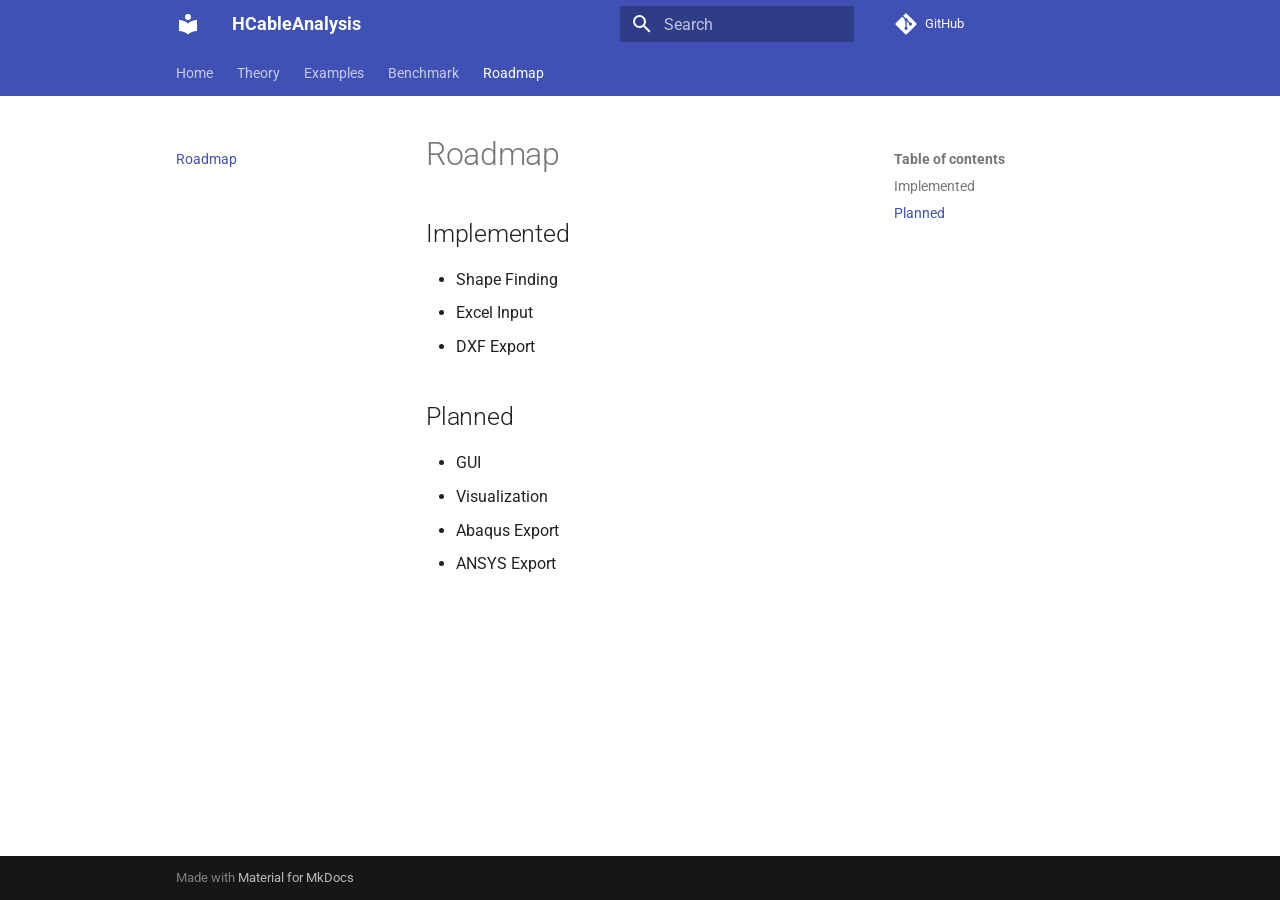
<file: site/roadmap/index.html>
<!doctype html>
<html lang="en" class="no-js">
  <head>
    
      <meta charset="utf-8">
      <meta name="viewport" content="width=device-width,initial-scale=1">
      
        <meta name="description" content="Suspension Bridge Cable Analysis Framework">
      
      
        <meta name="author" content="Structural Simulation Lab">
      
      
      
        <link rel="prev" href="../benchmark/">
      
      
      
        
      
      
      <link rel="icon" href="../assets/images/favicon.png">
      <meta name="generator" content="mkdocs-1.6.1, mkdocs-material-9.7.6">
    
    
      
        <title>Roadmap - HCableAnalysis</title>
      
    
    
      <link rel="stylesheet" href="../assets/stylesheets/main.484c7ddc.min.css">
      
      


    
    
      
    
    
      
        
        
        <link rel="preconnect" href="https://fonts.gstatic.com" crossorigin>
        <link rel="stylesheet" href="https://fonts.googleapis.com/css?family=Roboto:300,300i,400,400i,700,700i%7CRoboto+Mono:400,400i,700,700i&display=fallback">
        <style>:root{--md-text-font:"Roboto";--md-code-font:"Roboto Mono"}</style>
      
    
    
      <link rel="stylesheet" href="../stylesheets/extra.css">
    
    <script>__md_scope=new URL("..",location),__md_hash=e=>[...e].reduce(((e,_)=>(e<<5)-e+_.charCodeAt(0)),0),__md_get=(e,_=localStorage,t=__md_scope)=>JSON.parse(_.getItem(t.pathname+"."+e)),__md_set=(e,_,t=localStorage,a=__md_scope)=>{try{t.setItem(a.pathname+"."+e,JSON.stringify(_))}catch(e){}}</script>
    
      

    
    
  </head>
  
  
    <body dir="ltr">
  
    
    <input class="md-toggle" data-md-toggle="drawer" type="checkbox" id="__drawer" autocomplete="off">
    <input class="md-toggle" data-md-toggle="search" type="checkbox" id="__search" autocomplete="off">
    <label class="md-overlay" for="__drawer"></label>
    <div data-md-component="skip">
      
        
        <a href="#roadmap" class="md-skip">
          Skip to content
        </a>
      
    </div>
    <div data-md-component="announce">
      
    </div>
    
    
      

<header class="md-header" data-md-component="header">
  <nav class="md-header__inner md-grid" aria-label="Header">
    <a href=".." title="HCableAnalysis" class="md-header__button md-logo" aria-label="HCableAnalysis" data-md-component="logo">
      
  
  <svg xmlns="http://www.w3.org/2000/svg" viewBox="0 0 24 24"><path d="M12 8a3 3 0 0 0 3-3 3 3 0 0 0-3-3 3 3 0 0 0-3 3 3 3 0 0 0 3 3m0 3.54C9.64 9.35 6.5 8 3 8v11c3.5 0 6.64 1.35 9 3.54 2.36-2.19 5.5-3.54 9-3.54V8c-3.5 0-6.64 1.35-9 3.54"/></svg>

    </a>
    <label class="md-header__button md-icon" for="__drawer">
      
      <svg xmlns="http://www.w3.org/2000/svg" viewBox="0 0 24 24"><path d="M3 6h18v2H3zm0 5h18v2H3zm0 5h18v2H3z"/></svg>
    </label>
    <div class="md-header__title" data-md-component="header-title">
      <div class="md-header__ellipsis">
        <div class="md-header__topic">
          <span class="md-ellipsis">
            HCableAnalysis
          </span>
        </div>
        <div class="md-header__topic" data-md-component="header-topic">
          <span class="md-ellipsis">
            
              Roadmap
            
          </span>
        </div>
      </div>
    </div>
    
    
      <script>var palette=__md_get("__palette");if(palette&&palette.color){if("(prefers-color-scheme)"===palette.color.media){var media=matchMedia("(prefers-color-scheme: light)"),input=document.querySelector(media.matches?"[data-md-color-media='(prefers-color-scheme: light)']":"[data-md-color-media='(prefers-color-scheme: dark)']");palette.color.media=input.getAttribute("data-md-color-media"),palette.color.scheme=input.getAttribute("data-md-color-scheme"),palette.color.primary=input.getAttribute("data-md-color-primary"),palette.color.accent=input.getAttribute("data-md-color-accent")}for(var[key,value]of Object.entries(palette.color))document.body.setAttribute("data-md-color-"+key,value)}</script>
    
    
    
      
      
        <label class="md-header__button md-icon" for="__search">
          
          <svg xmlns="http://www.w3.org/2000/svg" viewBox="0 0 24 24"><path d="M9.5 3A6.5 6.5 0 0 1 16 9.5c0 1.61-.59 3.09-1.56 4.23l.27.27h.79l5 5-1.5 1.5-5-5v-.79l-.27-.27A6.52 6.52 0 0 1 9.5 16 6.5 6.5 0 0 1 3 9.5 6.5 6.5 0 0 1 9.5 3m0 2C7 5 5 7 5 9.5S7 14 9.5 14 14 12 14 9.5 12 5 9.5 5"/></svg>
        </label>
        <div class="md-search" data-md-component="search" role="dialog">
  <label class="md-search__overlay" for="__search"></label>
  <div class="md-search__inner" role="search">
    <form class="md-search__form" name="search">
      <input type="text" class="md-search__input" name="query" aria-label="Search" placeholder="Search" autocapitalize="off" autocorrect="off" autocomplete="off" spellcheck="false" data-md-component="search-query" required>
      <label class="md-search__icon md-icon" for="__search">
        
        <svg xmlns="http://www.w3.org/2000/svg" viewBox="0 0 24 24"><path d="M9.5 3A6.5 6.5 0 0 1 16 9.5c0 1.61-.59 3.09-1.56 4.23l.27.27h.79l5 5-1.5 1.5-5-5v-.79l-.27-.27A6.52 6.52 0 0 1 9.5 16 6.5 6.5 0 0 1 3 9.5 6.5 6.5 0 0 1 9.5 3m0 2C7 5 5 7 5 9.5S7 14 9.5 14 14 12 14 9.5 12 5 9.5 5"/></svg>
        
        <svg xmlns="http://www.w3.org/2000/svg" viewBox="0 0 24 24"><path d="M20 11v2H8l5.5 5.5-1.42 1.42L4.16 12l7.92-7.92L13.5 5.5 8 11z"/></svg>
      </label>
      <nav class="md-search__options" aria-label="Search">
        
        <button type="reset" class="md-search__icon md-icon" title="Clear" aria-label="Clear" tabindex="-1">
          
          <svg xmlns="http://www.w3.org/2000/svg" viewBox="0 0 24 24"><path d="M19 6.41 17.59 5 12 10.59 6.41 5 5 6.41 10.59 12 5 17.59 6.41 19 12 13.41 17.59 19 19 17.59 13.41 12z"/></svg>
        </button>
      </nav>
      
        <div class="md-search__suggest" data-md-component="search-suggest"></div>
      
    </form>
    <div class="md-search__output">
      <div class="md-search__scrollwrap" tabindex="0" data-md-scrollfix>
        <div class="md-search-result" data-md-component="search-result">
          <div class="md-search-result__meta">
            Initializing search
          </div>
          <ol class="md-search-result__list" role="presentation"></ol>
        </div>
      </div>
    </div>
  </div>
</div>
      
    
    
      <div class="md-header__source">
        <a href="https://github.com/structuralsimulationlab/HCableAnalysis" title="Go to repository" class="md-source" data-md-component="source">
  <div class="md-source__icon md-icon">
    
    <svg xmlns="http://www.w3.org/2000/svg" viewBox="0 0 448 512"><!--! Font Awesome Free 7.1.0 by @fontawesome - https://fontawesome.com License - https://fontawesome.com/license/free (Icons: CC BY 4.0, Fonts: SIL OFL 1.1, Code: MIT License) Copyright 2025 Fonticons, Inc.--><path d="M439.6 236.1 244 40.5c-5.4-5.5-12.8-8.5-20.4-8.5s-15 3-20.4 8.4L162.5 81l51.5 51.5c27.1-9.1 52.7 16.8 43.4 43.7l49.7 49.7c34.2-11.8 61.2 31 35.5 56.7-26.5 26.5-70.2-2.9-56-37.3L240.3 199v121.9c25.3 12.5 22.3 41.8 9.1 55-6.4 6.4-15.2 10.1-24.3 10.1s-17.8-3.6-24.3-10.1c-17.6-17.6-11.1-46.9 11.2-56v-123c-20.8-8.5-24.6-30.7-18.6-45L142.6 101 8.5 235.1C3 240.6 0 247.9 0 255.5s3 15 8.5 20.4l195.6 195.7c5.4 5.4 12.7 8.4 20.4 8.4s15-3 20.4-8.4l194.7-194.7c5.4-5.4 8.4-12.8 8.4-20.4s-3-15-8.4-20.4"/></svg>
  </div>
  <div class="md-source__repository">
    GitHub
  </div>
</a>
      </div>
    
  </nav>
  
</header>
    
    <div class="md-container" data-md-component="container">
      
      
        
          
            
<nav class="md-tabs" aria-label="Tabs" data-md-component="tabs">
  <div class="md-grid">
    <ul class="md-tabs__list">
      
        
  
  
  
  
    <li class="md-tabs__item">
      <a href=".." class="md-tabs__link">
        
  
  
    
  
  Home

      </a>
    </li>
  

      
        
  
  
  
  
    <li class="md-tabs__item">
      <a href="../theory/" class="md-tabs__link">
        
  
  
    
  
  Theory

      </a>
    </li>
  

      
        
  
  
  
  
    <li class="md-tabs__item">
      <a href="../examples/" class="md-tabs__link">
        
  
  
    
  
  Examples

      </a>
    </li>
  

      
        
  
  
  
  
    <li class="md-tabs__item">
      <a href="../benchmark/" class="md-tabs__link">
        
  
  
    
  
  Benchmark

      </a>
    </li>
  

      
        
  
  
  
    
  
  
    <li class="md-tabs__item md-tabs__item--active">
      <a href="./" class="md-tabs__link">
        
  
  
    
  
  Roadmap

      </a>
    </li>
  

      
    </ul>
  </div>
</nav>
          
        
      
      <main class="md-main" data-md-component="main">
        <div class="md-main__inner md-grid">
          
            
              
              <div class="md-sidebar md-sidebar--primary" data-md-component="sidebar" data-md-type="navigation" >
                <div class="md-sidebar__scrollwrap">
                  <div class="md-sidebar__inner">
                    


  


<nav class="md-nav md-nav--primary md-nav--lifted" aria-label="Navigation" data-md-level="0">
  <label class="md-nav__title" for="__drawer">
    <a href=".." title="HCableAnalysis" class="md-nav__button md-logo" aria-label="HCableAnalysis" data-md-component="logo">
      
  
  <svg xmlns="http://www.w3.org/2000/svg" viewBox="0 0 24 24"><path d="M12 8a3 3 0 0 0 3-3 3 3 0 0 0-3-3 3 3 0 0 0-3 3 3 3 0 0 0 3 3m0 3.54C9.64 9.35 6.5 8 3 8v11c3.5 0 6.64 1.35 9 3.54 2.36-2.19 5.5-3.54 9-3.54V8c-3.5 0-6.64 1.35-9 3.54"/></svg>

    </a>
    HCableAnalysis
  </label>
  
    <div class="md-nav__source">
      <a href="https://github.com/structuralsimulationlab/HCableAnalysis" title="Go to repository" class="md-source" data-md-component="source">
  <div class="md-source__icon md-icon">
    
    <svg xmlns="http://www.w3.org/2000/svg" viewBox="0 0 448 512"><!--! Font Awesome Free 7.1.0 by @fontawesome - https://fontawesome.com License - https://fontawesome.com/license/free (Icons: CC BY 4.0, Fonts: SIL OFL 1.1, Code: MIT License) Copyright 2025 Fonticons, Inc.--><path d="M439.6 236.1 244 40.5c-5.4-5.5-12.8-8.5-20.4-8.5s-15 3-20.4 8.4L162.5 81l51.5 51.5c27.1-9.1 52.7 16.8 43.4 43.7l49.7 49.7c34.2-11.8 61.2 31 35.5 56.7-26.5 26.5-70.2-2.9-56-37.3L240.3 199v121.9c25.3 12.5 22.3 41.8 9.1 55-6.4 6.4-15.2 10.1-24.3 10.1s-17.8-3.6-24.3-10.1c-17.6-17.6-11.1-46.9 11.2-56v-123c-20.8-8.5-24.6-30.7-18.6-45L142.6 101 8.5 235.1C3 240.6 0 247.9 0 255.5s3 15 8.5 20.4l195.6 195.7c5.4 5.4 12.7 8.4 20.4 8.4s15-3 20.4-8.4l194.7-194.7c5.4-5.4 8.4-12.8 8.4-20.4s-3-15-8.4-20.4"/></svg>
  </div>
  <div class="md-source__repository">
    GitHub
  </div>
</a>
    </div>
  
  <ul class="md-nav__list" data-md-scrollfix>
    
      
      
  
  
  
  
    <li class="md-nav__item">
      <a href=".." class="md-nav__link">
        
  
  
  <span class="md-ellipsis">
    
  
    Home
  

    
  </span>
  
  

      </a>
    </li>
  

    
      
      
  
  
  
  
    <li class="md-nav__item">
      <a href="../theory/" class="md-nav__link">
        
  
  
  <span class="md-ellipsis">
    
  
    Theory
  

    
  </span>
  
  

      </a>
    </li>
  

    
      
      
  
  
  
  
    <li class="md-nav__item">
      <a href="../examples/" class="md-nav__link">
        
  
  
  <span class="md-ellipsis">
    
  
    Examples
  

    
  </span>
  
  

      </a>
    </li>
  

    
      
      
  
  
  
  
    <li class="md-nav__item">
      <a href="../benchmark/" class="md-nav__link">
        
  
  
  <span class="md-ellipsis">
    
  
    Benchmark
  

    
  </span>
  
  

      </a>
    </li>
  

    
      
      
  
  
    
  
  
  
    <li class="md-nav__item md-nav__item--active">
      
      <input class="md-nav__toggle md-toggle" type="checkbox" id="__toc">
      
      
        
      
      
        <label class="md-nav__link md-nav__link--active" for="__toc">
          
  
  
  <span class="md-ellipsis">
    
  
    Roadmap
  

    
  </span>
  
  

          <span class="md-nav__icon md-icon"></span>
        </label>
      
      <a href="./" class="md-nav__link md-nav__link--active">
        
  
  
  <span class="md-ellipsis">
    
  
    Roadmap
  

    
  </span>
  
  

      </a>
      
        

<nav class="md-nav md-nav--secondary" aria-label="Table of contents">
  
  
  
    
  
  
    <label class="md-nav__title" for="__toc">
      <span class="md-nav__icon md-icon"></span>
      Table of contents
    </label>
    <ul class="md-nav__list" data-md-component="toc" data-md-scrollfix>
      
        <li class="md-nav__item">
  <a href="#implemented" class="md-nav__link">
    <span class="md-ellipsis">
      
        Implemented
      
    </span>
  </a>
  
</li>
      
        <li class="md-nav__item">
  <a href="#planned" class="md-nav__link">
    <span class="md-ellipsis">
      
        Planned
      
    </span>
  </a>
  
</li>
      
    </ul>
  
</nav>
      
    </li>
  

    
  </ul>
</nav>
                  </div>
                </div>
              </div>
            
            
              
              <div class="md-sidebar md-sidebar--secondary" data-md-component="sidebar" data-md-type="toc" >
                <div class="md-sidebar__scrollwrap">
                  <div class="md-sidebar__inner">
                    

<nav class="md-nav md-nav--secondary" aria-label="Table of contents">
  
  
  
    
  
  
    <label class="md-nav__title" for="__toc">
      <span class="md-nav__icon md-icon"></span>
      Table of contents
    </label>
    <ul class="md-nav__list" data-md-component="toc" data-md-scrollfix>
      
        <li class="md-nav__item">
  <a href="#implemented" class="md-nav__link">
    <span class="md-ellipsis">
      
        Implemented
      
    </span>
  </a>
  
</li>
      
        <li class="md-nav__item">
  <a href="#planned" class="md-nav__link">
    <span class="md-ellipsis">
      
        Planned
      
    </span>
  </a>
  
</li>
      
    </ul>
  
</nav>
                  </div>
                </div>
              </div>
            
          
          
            <div class="md-content" data-md-component="content">
              
              <article class="md-content__inner md-typeset">
                
                  


  
  


<h1 id="roadmap">Roadmap</h1>
<h2 id="implemented">Implemented</h2>
<ul>
<li>Shape Finding</li>
<li>Excel Input</li>
<li>DXF Export</li>
</ul>
<h2 id="planned">Planned</h2>
<ul>
<li>GUI</li>
<li>Visualization</li>
<li>Abaqus Export</li>
<li>ANSYS Export</li>
</ul>












                
              </article>
            </div>
          
          
<script>var target=document.getElementById(location.hash.slice(1));target&&target.name&&(target.checked=target.name.startsWith("__tabbed_"))</script>
        </div>
        
          <button type="button" class="md-top md-icon" data-md-component="top" hidden>
  
  <svg xmlns="http://www.w3.org/2000/svg" viewBox="0 0 24 24"><path d="M13 20h-2V8l-5.5 5.5-1.42-1.42L12 4.16l7.92 7.92-1.42 1.42L13 8z"/></svg>
  Back to top
</button>
        
      </main>
      
        <footer class="md-footer">
  
  <div class="md-footer-meta md-typeset">
    <div class="md-footer-meta__inner md-grid">
      <div class="md-copyright">
  
  
    Made with
    <a href="https://squidfunk.github.io/mkdocs-material/" target="_blank" rel="noopener">
      Material for MkDocs
    </a>
  
</div>
      
    </div>
  </div>
</footer>
      
    </div>
    <div class="md-dialog" data-md-component="dialog">
      <div class="md-dialog__inner md-typeset"></div>
    </div>
    
    
    
      
      
      <script id="__config" type="application/json">{"annotate": null, "base": "..", "features": ["navigation.tabs", "navigation.sections", "navigation.top", "navigation.instant", "search.highlight", "search.suggest", "content.code.copy"], "search": "../assets/javascripts/workers/search.2c215733.min.js", "tags": null, "translations": {"clipboard.copied": "Copied to clipboard", "clipboard.copy": "Copy to clipboard", "search.result.more.one": "1 more on this page", "search.result.more.other": "# more on this page", "search.result.none": "No matching documents", "search.result.one": "1 matching document", "search.result.other": "# matching documents", "search.result.placeholder": "Type to start searching", "search.result.term.missing": "Missing", "select.version": "Select version"}, "version": null}</script>
    
    
      <script src="../assets/javascripts/bundle.79ae519e.min.js"></script>
      
    
  </body>
</html>
</file>
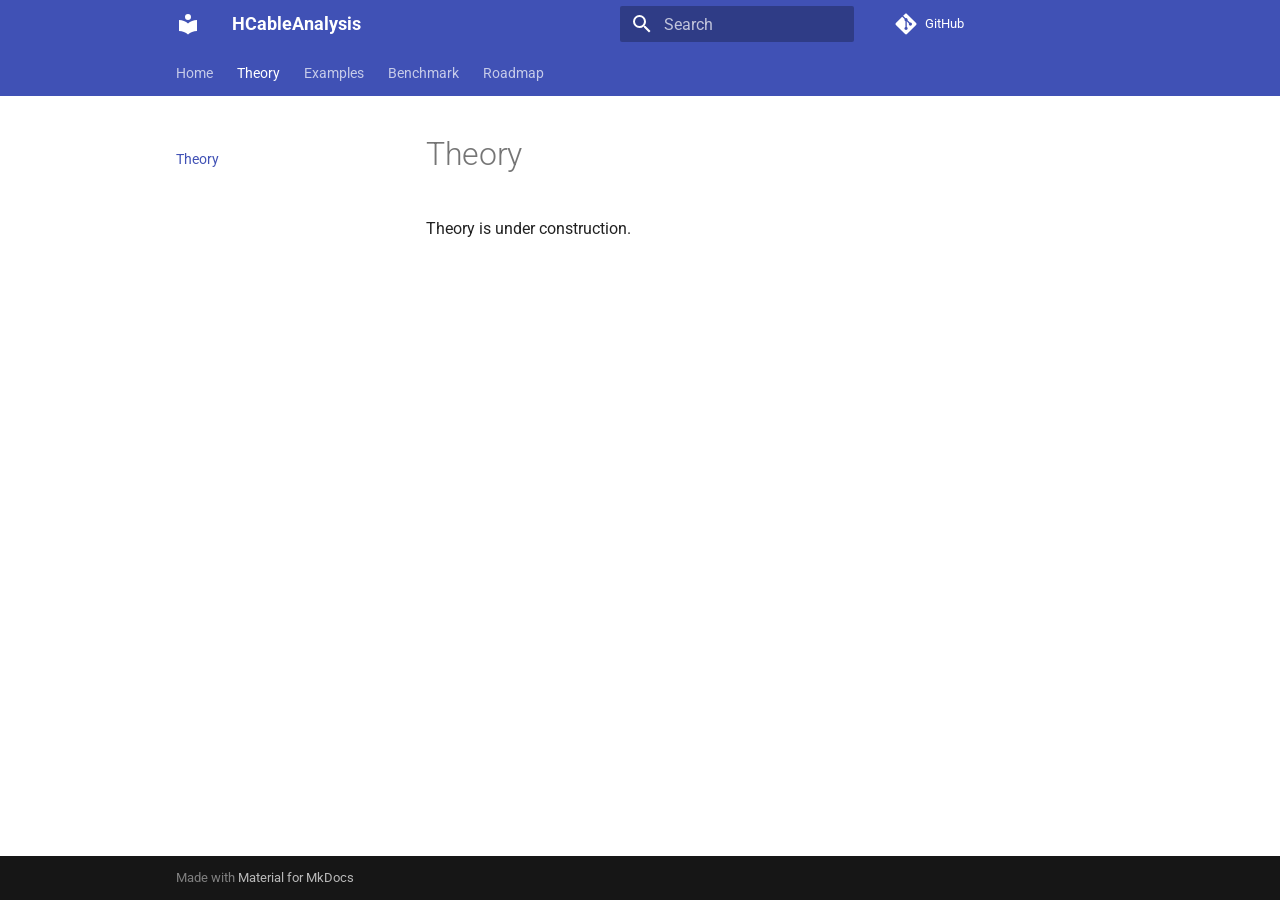
<file: site/theory/index.html>
<!doctype html>
<html lang="en" class="no-js">
  <head>
    
      <meta charset="utf-8">
      <meta name="viewport" content="width=device-width,initial-scale=1">
      
        <meta name="description" content="Suspension Bridge Cable Analysis Framework">
      
      
        <meta name="author" content="Structural Simulation Lab">
      
      
      
        <link rel="prev" href="..">
      
      
        <link rel="next" href="../examples/">
      
      
        
      
      
      <link rel="icon" href="../assets/images/favicon.png">
      <meta name="generator" content="mkdocs-1.6.1, mkdocs-material-9.7.6">
    
    
      
        <title>Theory - HCableAnalysis</title>
      
    
    
      <link rel="stylesheet" href="../assets/stylesheets/main.484c7ddc.min.css">
      
      


    
    
      
    
    
      
        
        
        <link rel="preconnect" href="https://fonts.gstatic.com" crossorigin>
        <link rel="stylesheet" href="https://fonts.googleapis.com/css?family=Roboto:300,300i,400,400i,700,700i%7CRoboto+Mono:400,400i,700,700i&display=fallback">
        <style>:root{--md-text-font:"Roboto";--md-code-font:"Roboto Mono"}</style>
      
    
    
      <link rel="stylesheet" href="../stylesheets/extra.css">
    
    <script>__md_scope=new URL("..",location),__md_hash=e=>[...e].reduce(((e,_)=>(e<<5)-e+_.charCodeAt(0)),0),__md_get=(e,_=localStorage,t=__md_scope)=>JSON.parse(_.getItem(t.pathname+"."+e)),__md_set=(e,_,t=localStorage,a=__md_scope)=>{try{t.setItem(a.pathname+"."+e,JSON.stringify(_))}catch(e){}}</script>
    
      

    
    
  </head>
  
  
    <body dir="ltr">
  
    
    <input class="md-toggle" data-md-toggle="drawer" type="checkbox" id="__drawer" autocomplete="off">
    <input class="md-toggle" data-md-toggle="search" type="checkbox" id="__search" autocomplete="off">
    <label class="md-overlay" for="__drawer"></label>
    <div data-md-component="skip">
      
        
        <a href="#theory" class="md-skip">
          Skip to content
        </a>
      
    </div>
    <div data-md-component="announce">
      
    </div>
    
    
      

<header class="md-header" data-md-component="header">
  <nav class="md-header__inner md-grid" aria-label="Header">
    <a href=".." title="HCableAnalysis" class="md-header__button md-logo" aria-label="HCableAnalysis" data-md-component="logo">
      
  
  <svg xmlns="http://www.w3.org/2000/svg" viewBox="0 0 24 24"><path d="M12 8a3 3 0 0 0 3-3 3 3 0 0 0-3-3 3 3 0 0 0-3 3 3 3 0 0 0 3 3m0 3.54C9.64 9.35 6.5 8 3 8v11c3.5 0 6.64 1.35 9 3.54 2.36-2.19 5.5-3.54 9-3.54V8c-3.5 0-6.64 1.35-9 3.54"/></svg>

    </a>
    <label class="md-header__button md-icon" for="__drawer">
      
      <svg xmlns="http://www.w3.org/2000/svg" viewBox="0 0 24 24"><path d="M3 6h18v2H3zm0 5h18v2H3zm0 5h18v2H3z"/></svg>
    </label>
    <div class="md-header__title" data-md-component="header-title">
      <div class="md-header__ellipsis">
        <div class="md-header__topic">
          <span class="md-ellipsis">
            HCableAnalysis
          </span>
        </div>
        <div class="md-header__topic" data-md-component="header-topic">
          <span class="md-ellipsis">
            
              Theory
            
          </span>
        </div>
      </div>
    </div>
    
    
      <script>var palette=__md_get("__palette");if(palette&&palette.color){if("(prefers-color-scheme)"===palette.color.media){var media=matchMedia("(prefers-color-scheme: light)"),input=document.querySelector(media.matches?"[data-md-color-media='(prefers-color-scheme: light)']":"[data-md-color-media='(prefers-color-scheme: dark)']");palette.color.media=input.getAttribute("data-md-color-media"),palette.color.scheme=input.getAttribute("data-md-color-scheme"),palette.color.primary=input.getAttribute("data-md-color-primary"),palette.color.accent=input.getAttribute("data-md-color-accent")}for(var[key,value]of Object.entries(palette.color))document.body.setAttribute("data-md-color-"+key,value)}</script>
    
    
    
      
      
        <label class="md-header__button md-icon" for="__search">
          
          <svg xmlns="http://www.w3.org/2000/svg" viewBox="0 0 24 24"><path d="M9.5 3A6.5 6.5 0 0 1 16 9.5c0 1.61-.59 3.09-1.56 4.23l.27.27h.79l5 5-1.5 1.5-5-5v-.79l-.27-.27A6.52 6.52 0 0 1 9.5 16 6.5 6.5 0 0 1 3 9.5 6.5 6.5 0 0 1 9.5 3m0 2C7 5 5 7 5 9.5S7 14 9.5 14 14 12 14 9.5 12 5 9.5 5"/></svg>
        </label>
        <div class="md-search" data-md-component="search" role="dialog">
  <label class="md-search__overlay" for="__search"></label>
  <div class="md-search__inner" role="search">
    <form class="md-search__form" name="search">
      <input type="text" class="md-search__input" name="query" aria-label="Search" placeholder="Search" autocapitalize="off" autocorrect="off" autocomplete="off" spellcheck="false" data-md-component="search-query" required>
      <label class="md-search__icon md-icon" for="__search">
        
        <svg xmlns="http://www.w3.org/2000/svg" viewBox="0 0 24 24"><path d="M9.5 3A6.5 6.5 0 0 1 16 9.5c0 1.61-.59 3.09-1.56 4.23l.27.27h.79l5 5-1.5 1.5-5-5v-.79l-.27-.27A6.52 6.52 0 0 1 9.5 16 6.5 6.5 0 0 1 3 9.5 6.5 6.5 0 0 1 9.5 3m0 2C7 5 5 7 5 9.5S7 14 9.5 14 14 12 14 9.5 12 5 9.5 5"/></svg>
        
        <svg xmlns="http://www.w3.org/2000/svg" viewBox="0 0 24 24"><path d="M20 11v2H8l5.5 5.5-1.42 1.42L4.16 12l7.92-7.92L13.5 5.5 8 11z"/></svg>
      </label>
      <nav class="md-search__options" aria-label="Search">
        
        <button type="reset" class="md-search__icon md-icon" title="Clear" aria-label="Clear" tabindex="-1">
          
          <svg xmlns="http://www.w3.org/2000/svg" viewBox="0 0 24 24"><path d="M19 6.41 17.59 5 12 10.59 6.41 5 5 6.41 10.59 12 5 17.59 6.41 19 12 13.41 17.59 19 19 17.59 13.41 12z"/></svg>
        </button>
      </nav>
      
        <div class="md-search__suggest" data-md-component="search-suggest"></div>
      
    </form>
    <div class="md-search__output">
      <div class="md-search__scrollwrap" tabindex="0" data-md-scrollfix>
        <div class="md-search-result" data-md-component="search-result">
          <div class="md-search-result__meta">
            Initializing search
          </div>
          <ol class="md-search-result__list" role="presentation"></ol>
        </div>
      </div>
    </div>
  </div>
</div>
      
    
    
      <div class="md-header__source">
        <a href="https://github.com/structuralsimulationlab/HCableAnalysis" title="Go to repository" class="md-source" data-md-component="source">
  <div class="md-source__icon md-icon">
    
    <svg xmlns="http://www.w3.org/2000/svg" viewBox="0 0 448 512"><!--! Font Awesome Free 7.1.0 by @fontawesome - https://fontawesome.com License - https://fontawesome.com/license/free (Icons: CC BY 4.0, Fonts: SIL OFL 1.1, Code: MIT License) Copyright 2025 Fonticons, Inc.--><path d="M439.6 236.1 244 40.5c-5.4-5.5-12.8-8.5-20.4-8.5s-15 3-20.4 8.4L162.5 81l51.5 51.5c27.1-9.1 52.7 16.8 43.4 43.7l49.7 49.7c34.2-11.8 61.2 31 35.5 56.7-26.5 26.5-70.2-2.9-56-37.3L240.3 199v121.9c25.3 12.5 22.3 41.8 9.1 55-6.4 6.4-15.2 10.1-24.3 10.1s-17.8-3.6-24.3-10.1c-17.6-17.6-11.1-46.9 11.2-56v-123c-20.8-8.5-24.6-30.7-18.6-45L142.6 101 8.5 235.1C3 240.6 0 247.9 0 255.5s3 15 8.5 20.4l195.6 195.7c5.4 5.4 12.7 8.4 20.4 8.4s15-3 20.4-8.4l194.7-194.7c5.4-5.4 8.4-12.8 8.4-20.4s-3-15-8.4-20.4"/></svg>
  </div>
  <div class="md-source__repository">
    GitHub
  </div>
</a>
      </div>
    
  </nav>
  
</header>
    
    <div class="md-container" data-md-component="container">
      
      
        
          
            
<nav class="md-tabs" aria-label="Tabs" data-md-component="tabs">
  <div class="md-grid">
    <ul class="md-tabs__list">
      
        
  
  
  
  
    <li class="md-tabs__item">
      <a href=".." class="md-tabs__link">
        
  
  
    
  
  Home

      </a>
    </li>
  

      
        
  
  
  
    
  
  
    <li class="md-tabs__item md-tabs__item--active">
      <a href="./" class="md-tabs__link">
        
  
  
    
  
  Theory

      </a>
    </li>
  

      
        
  
  
  
  
    <li class="md-tabs__item">
      <a href="../examples/" class="md-tabs__link">
        
  
  
    
  
  Examples

      </a>
    </li>
  

      
        
  
  
  
  
    <li class="md-tabs__item">
      <a href="../benchmark/" class="md-tabs__link">
        
  
  
    
  
  Benchmark

      </a>
    </li>
  

      
        
  
  
  
  
    <li class="md-tabs__item">
      <a href="../roadmap/" class="md-tabs__link">
        
  
  
    
  
  Roadmap

      </a>
    </li>
  

      
    </ul>
  </div>
</nav>
          
        
      
      <main class="md-main" data-md-component="main">
        <div class="md-main__inner md-grid">
          
            
              
              <div class="md-sidebar md-sidebar--primary" data-md-component="sidebar" data-md-type="navigation" >
                <div class="md-sidebar__scrollwrap">
                  <div class="md-sidebar__inner">
                    


  


<nav class="md-nav md-nav--primary md-nav--lifted" aria-label="Navigation" data-md-level="0">
  <label class="md-nav__title" for="__drawer">
    <a href=".." title="HCableAnalysis" class="md-nav__button md-logo" aria-label="HCableAnalysis" data-md-component="logo">
      
  
  <svg xmlns="http://www.w3.org/2000/svg" viewBox="0 0 24 24"><path d="M12 8a3 3 0 0 0 3-3 3 3 0 0 0-3-3 3 3 0 0 0-3 3 3 3 0 0 0 3 3m0 3.54C9.64 9.35 6.5 8 3 8v11c3.5 0 6.64 1.35 9 3.54 2.36-2.19 5.5-3.54 9-3.54V8c-3.5 0-6.64 1.35-9 3.54"/></svg>

    </a>
    HCableAnalysis
  </label>
  
    <div class="md-nav__source">
      <a href="https://github.com/structuralsimulationlab/HCableAnalysis" title="Go to repository" class="md-source" data-md-component="source">
  <div class="md-source__icon md-icon">
    
    <svg xmlns="http://www.w3.org/2000/svg" viewBox="0 0 448 512"><!--! Font Awesome Free 7.1.0 by @fontawesome - https://fontawesome.com License - https://fontawesome.com/license/free (Icons: CC BY 4.0, Fonts: SIL OFL 1.1, Code: MIT License) Copyright 2025 Fonticons, Inc.--><path d="M439.6 236.1 244 40.5c-5.4-5.5-12.8-8.5-20.4-8.5s-15 3-20.4 8.4L162.5 81l51.5 51.5c27.1-9.1 52.7 16.8 43.4 43.7l49.7 49.7c34.2-11.8 61.2 31 35.5 56.7-26.5 26.5-70.2-2.9-56-37.3L240.3 199v121.9c25.3 12.5 22.3 41.8 9.1 55-6.4 6.4-15.2 10.1-24.3 10.1s-17.8-3.6-24.3-10.1c-17.6-17.6-11.1-46.9 11.2-56v-123c-20.8-8.5-24.6-30.7-18.6-45L142.6 101 8.5 235.1C3 240.6 0 247.9 0 255.5s3 15 8.5 20.4l195.6 195.7c5.4 5.4 12.7 8.4 20.4 8.4s15-3 20.4-8.4l194.7-194.7c5.4-5.4 8.4-12.8 8.4-20.4s-3-15-8.4-20.4"/></svg>
  </div>
  <div class="md-source__repository">
    GitHub
  </div>
</a>
    </div>
  
  <ul class="md-nav__list" data-md-scrollfix>
    
      
      
  
  
  
  
    <li class="md-nav__item">
      <a href=".." class="md-nav__link">
        
  
  
  <span class="md-ellipsis">
    
  
    Home
  

    
  </span>
  
  

      </a>
    </li>
  

    
      
      
  
  
    
  
  
  
    <li class="md-nav__item md-nav__item--active">
      
      <input class="md-nav__toggle md-toggle" type="checkbox" id="__toc">
      
      
        
      
      
      <a href="./" class="md-nav__link md-nav__link--active">
        
  
  
  <span class="md-ellipsis">
    
  
    Theory
  

    
  </span>
  
  

      </a>
      
    </li>
  

    
      
      
  
  
  
  
    <li class="md-nav__item">
      <a href="../examples/" class="md-nav__link">
        
  
  
  <span class="md-ellipsis">
    
  
    Examples
  

    
  </span>
  
  

      </a>
    </li>
  

    
      
      
  
  
  
  
    <li class="md-nav__item">
      <a href="../benchmark/" class="md-nav__link">
        
  
  
  <span class="md-ellipsis">
    
  
    Benchmark
  

    
  </span>
  
  

      </a>
    </li>
  

    
      
      
  
  
  
  
    <li class="md-nav__item">
      <a href="../roadmap/" class="md-nav__link">
        
  
  
  <span class="md-ellipsis">
    
  
    Roadmap
  

    
  </span>
  
  

      </a>
    </li>
  

    
  </ul>
</nav>
                  </div>
                </div>
              </div>
            
            
              
              <div class="md-sidebar md-sidebar--secondary" data-md-component="sidebar" data-md-type="toc" >
                <div class="md-sidebar__scrollwrap">
                  <div class="md-sidebar__inner">
                    

<nav class="md-nav md-nav--secondary" aria-label="Table of contents">
  
  
  
    
  
  
</nav>
                  </div>
                </div>
              </div>
            
          
          
            <div class="md-content" data-md-component="content">
              
              <article class="md-content__inner md-typeset">
                
                  


  
  


<h1 id="theory">Theory</h1>
<p>Theory is under construction.</p>












                
              </article>
            </div>
          
          
<script>var target=document.getElementById(location.hash.slice(1));target&&target.name&&(target.checked=target.name.startsWith("__tabbed_"))</script>
        </div>
        
          <button type="button" class="md-top md-icon" data-md-component="top" hidden>
  
  <svg xmlns="http://www.w3.org/2000/svg" viewBox="0 0 24 24"><path d="M13 20h-2V8l-5.5 5.5-1.42-1.42L12 4.16l7.92 7.92-1.42 1.42L13 8z"/></svg>
  Back to top
</button>
        
      </main>
      
        <footer class="md-footer">
  
  <div class="md-footer-meta md-typeset">
    <div class="md-footer-meta__inner md-grid">
      <div class="md-copyright">
  
  
    Made with
    <a href="https://squidfunk.github.io/mkdocs-material/" target="_blank" rel="noopener">
      Material for MkDocs
    </a>
  
</div>
      
    </div>
  </div>
</footer>
      
    </div>
    <div class="md-dialog" data-md-component="dialog">
      <div class="md-dialog__inner md-typeset"></div>
    </div>
    
    
    
      
      
      <script id="__config" type="application/json">{"annotate": null, "base": "..", "features": ["navigation.tabs", "navigation.sections", "navigation.top", "navigation.instant", "search.highlight", "search.suggest", "content.code.copy"], "search": "../assets/javascripts/workers/search.2c215733.min.js", "tags": null, "translations": {"clipboard.copied": "Copied to clipboard", "clipboard.copy": "Copy to clipboard", "search.result.more.one": "1 more on this page", "search.result.more.other": "# more on this page", "search.result.none": "No matching documents", "search.result.one": "1 matching document", "search.result.other": "# matching documents", "search.result.placeholder": "Type to start searching", "search.result.term.missing": "Missing", "select.version": "Select version"}, "version": null}</script>
    
    
      <script src="../assets/javascripts/bundle.79ae519e.min.js"></script>
      
    
  </body>
</html>
</file>
<file: site/stylesheets/extra.css>
/*
 * HCableAnalysis — Extra Styles
 * Minimal overrides for MkDocs Material theme.
 * Only global styles that apply to all pages.
 */

.md-grid {
  max-width: 960px;
}

.md-content__inner {
  padding-top: 0;
}

.md-content__inner > :first-child {
  margin-top: 0;
}

.md-content h1 {
  margin-top: 0;
}

.md-content hr {
  margin: 2.5rem 0;
  border: none;
  height: 1px;
  background: #e0e0e0;
}

.md-content blockquote {
  border-left: 3px solid var(--md-primary-fg-color);
  background: #f5f5f5;
  padding: 0.75rem 1.25rem;
  margin: 1rem 0;
  color: var(--md-typeset-color);
  font-size: 0.9rem;
}
</file>
<file: site/assets/stylesheets/main.484c7ddc.min.css>
@charset "UTF-8";html{-webkit-text-size-adjust:none;-moz-text-size-adjust:none;text-size-adjust:none;box-sizing:border-box}*,:after,:before{box-sizing:inherit}@media (prefers-reduced-motion){*,:after,:before{transition:none!important}}body{margin:0}a,button,input,label{-webkit-tap-highlight-color:transparent}a{color:inherit;text-decoration:none}hr{border:0;box-sizing:initial;display:block;height:.05rem;overflow:visible;padding:0}small{font-size:80%}sub,sup{line-height:1em}img{border-style:none}table{border-collapse:initial;border-spacing:0}td,th{font-weight:400;vertical-align:top}button{background:#0000;border:0;font-family:inherit;font-size:inherit;margin:0;padding:0}input{border:0;outline:none}:root{--md-primary-fg-color:#4051b5;--md-primary-fg-color--light:#5d6cc0;--md-primary-fg-color--dark:#303fa1;--md-primary-bg-color:#fff;--md-primary-bg-color--light:#ffffffb3;--md-accent-fg-color:#526cfe;--md-accent-fg-color--transparent:#526cfe1a;--md-accent-bg-color:#fff;--md-accent-bg-color--light:#ffffffb3}[data-md-color-scheme=default]{color-scheme:light}[data-md-color-scheme=default] img[src$="#gh-dark-mode-only"],[data-md-color-scheme=default] img[src$="#only-dark"]{display:none}:root,[data-md-color-scheme=default]{--md-hue:225deg;--md-default-fg-color:#000000de;--md-default-fg-color--light:#0000008a;--md-default-fg-color--lighter:#00000052;--md-default-fg-color--lightest:#00000012;--md-default-bg-color:#fff;--md-default-bg-color--light:#ffffffb3;--md-default-bg-color--lighter:#ffffff4d;--md-default-bg-color--lightest:#ffffff1f;--md-code-fg-color:#36464e;--md-code-bg-color:#f5f5f5;--md-code-bg-color--light:#f5f5f5b3;--md-code-bg-color--lighter:#f5f5f54d;--md-code-hl-color:#4287ff;--md-code-hl-color--light:#4287ff1a;--md-code-hl-number-color:#d52a2a;--md-code-hl-special-color:#db1457;--md-code-hl-function-color:#a846b9;--md-code-hl-constant-color:#6e59d9;--md-code-hl-keyword-color:#3f6ec6;--md-code-hl-string-color:#1c7d4d;--md-code-hl-name-color:var(--md-code-fg-color);--md-code-hl-operator-color:var(--md-default-fg-color--light);--md-code-hl-punctuation-color:var(--md-default-fg-color--light);--md-code-hl-comment-color:var(--md-default-fg-color--light);--md-code-hl-generic-color:var(--md-default-fg-color--light);--md-code-hl-variable-color:var(--md-default-fg-color--light);--md-typeset-color:var(--md-default-fg-color);--md-typeset-a-color:var(--md-primary-fg-color);--md-typeset-del-color:#f5503d26;--md-typeset-ins-color:#0bd57026;--md-typeset-kbd-color:#fafafa;--md-typeset-kbd-accent-color:#fff;--md-typeset-kbd-border-color:#b8b8b8;--md-typeset-mark-color:#ffff0080;--md-typeset-table-color:#0000001f;--md-typeset-table-color--light:rgba(0,0,0,.035);--md-admonition-fg-color:var(--md-default-fg-color);--md-admonition-bg-color:var(--md-default-bg-color);--md-warning-fg-color:#000000de;--md-warning-bg-color:#ff9;--md-footer-fg-color:#fff;--md-footer-fg-color--light:#ffffffb3;--md-footer-fg-color--lighter:#ffffff73;--md-footer-bg-color:#000000de;--md-footer-bg-color--dark:#00000052;--md-shadow-z1:0 0.2rem 0.5rem #0000000d,0 0 0.05rem #0000001a;--md-shadow-z2:0 0.2rem 0.5rem #0000001a,0 0 0.05rem #00000040;--md-shadow-z3:0 0.2rem 0.5rem #0003,0 0 0.05rem #00000059}.md-icon svg{fill:currentcolor;display:block;height:1.2rem;width:1.2rem}body{-webkit-font-smoothing:antialiased;-moz-osx-font-smoothing:grayscale;--md-text-font-family:var(--md-text-font,_),-apple-system,BlinkMacSystemFont,Helvetica,Arial,sans-serif;--md-code-font-family:var(--md-code-font,_),SFMono-Regular,Consolas,Menlo,monospace}aside,body,input{font-feature-settings:"kern","liga";color:var(--md-typeset-color);font-family:var(--md-text-font-family)}code,kbd,pre{font-feature-settings:"kern";font-family:var(--md-code-font-family)}:root{--md-typeset-table-sort-icon:url('data:image/svg+xml;charset=utf-8,<svg xmlns="http://www.w3.org/2000/svg" viewBox="0 0 24 24"><path d="m18 21-4-4h3V7h-3l4-4 4 4h-3v10h3M2 19v-2h10v2M2 13v-2h7v2M2 7V5h4v2z"/></svg>');--md-typeset-table-sort-icon--asc:url('data:image/svg+xml;charset=utf-8,<svg xmlns="http://www.w3.org/2000/svg" viewBox="0 0 24 24"><path d="M19 17h3l-4 4-4-4h3V3h2M2 17h10v2H2M6 5v2H2V5m0 6h7v2H2z"/></svg>');--md-typeset-table-sort-icon--desc:url('data:image/svg+xml;charset=utf-8,<svg xmlns="http://www.w3.org/2000/svg" viewBox="0 0 24 24"><path d="M19 7h3l-4-4-4 4h3v14h2M2 17h10v2H2M6 5v2H2V5m0 6h7v2H2z"/></svg>')}.md-typeset{-webkit-print-color-adjust:exact;color-adjust:exact;font-size:.8rem;line-height:1.6;overflow-wrap:break-word}@media print{.md-typeset{font-size:.68rem}}.md-typeset blockquote,.md-typeset dl,.md-typeset figure,.md-typeset ol,.md-typeset pre,.md-typeset ul{margin-bottom:1em;margin-top:1em}.md-typeset h1{color:var(--md-default-fg-color--light);font-size:2em;line-height:1.3;margin:0 0 1.25em}.md-typeset h1,.md-typeset h2{font-weight:300;letter-spacing:-.01em}.md-typeset h2{font-size:1.5625em;line-height:1.4;margin:1.6em 0 .64em}.md-typeset h3{font-size:1.25em;font-weight:400;letter-spacing:-.01em;line-height:1.5;margin:1.6em 0 .8em}.md-typeset h2+h3{margin-top:.8em}.md-typeset h4{font-weight:700;letter-spacing:-.01em;margin:1em 0}.md-typeset h5,.md-typeset h6{color:var(--md-default-fg-color--light);font-size:.8em;font-weight:700;letter-spacing:-.01em;margin:1.25em 0}.md-typeset h5{text-transform:uppercase}.md-typeset h5 code{text-transform:none}.md-typeset hr{border-bottom:.05rem solid var(--md-default-fg-color--lightest);display:flow-root;margin:1.5em 0}.md-typeset a{color:var(--md-typeset-a-color);word-break:break-word}.md-typeset a,.md-typeset a:before{transition:color 125ms}.md-typeset a:focus,.md-typeset a:hover{color:var(--md-accent-fg-color)}.md-typeset a:focus code,.md-typeset a:hover code{background-color:var(--md-accent-fg-color--transparent);color:var(--md-accent-fg-color)}.md-typeset a code{color:var(--md-typeset-a-color)}.md-typeset a.focus-visible{outline-color:var(--md-accent-fg-color);outline-offset:.2rem}.md-typeset code,.md-typeset kbd,.md-typeset pre{color:var(--md-code-fg-color);direction:ltr;font-variant-ligatures:none;transition:background-color 125ms}@media print{.md-typeset code,.md-typeset kbd,.md-typeset pre{white-space:pre-wrap}}.md-typeset code{background-color:var(--md-code-bg-color);border-radius:.1rem;-webkit-box-decoration-break:clone;box-decoration-break:clone;font-size:.85em;padding:0 .2941176471em;transition:color 125ms,background-color 125ms;word-break:break-word}.md-typeset code:not(.focus-visible){-webkit-tap-highlight-color:transparent;outline:none}.md-typeset pre{display:flow-root;line-height:1.4;position:relative}.md-typeset pre>code{-webkit-box-decoration-break:slice;box-decoration-break:slice;box-shadow:none;display:block;margin:0;outline-color:var(--md-accent-fg-color);overflow:auto;padding:.7720588235em 1.1764705882em;scrollbar-color:var(--md-default-fg-color--lighter) #0000;scrollbar-width:thin;touch-action:auto;word-break:normal}.md-typeset pre>code:hover{scrollbar-color:var(--md-accent-fg-color) #0000}.md-typeset pre>code::-webkit-scrollbar{height:.2rem;width:.2rem}.md-typeset pre>code::-webkit-scrollbar-thumb{background-color:var(--md-default-fg-color--lighter)}.md-typeset pre>code::-webkit-scrollbar-thumb:hover{background-color:var(--md-accent-fg-color)}.md-typeset kbd{background-color:var(--md-typeset-kbd-color);border-radius:.1rem;box-shadow:0 .1rem 0 .05rem var(--md-typeset-kbd-border-color),0 .1rem 0 var(--md-typeset-kbd-border-color),0 -.1rem .2rem var(--md-typeset-kbd-accent-color) inset;color:var(--md-default-fg-color);display:inline-block;font-size:.75em;padding:0 .6666666667em;vertical-align:text-top;word-break:break-word}.md-typeset mark{background-color:var(--md-typeset-mark-color);-webkit-box-decoration-break:clone;box-decoration-break:clone;color:inherit;word-break:break-word}.md-typeset abbr{cursor:help;text-decoration:none}.md-typeset [data-preview],.md-typeset abbr{border-bottom:.05rem dotted var(--md-default-fg-color--light)}.md-typeset small{opacity:.75}[dir=ltr] .md-typeset sub,[dir=ltr] .md-typeset sup{margin-left:.078125em}[dir=rtl] .md-typeset sub,[dir=rtl] .md-typeset sup{margin-right:.078125em}[dir=ltr] .md-typeset blockquote{padding-left:.6rem}[dir=rtl] .md-typeset blockquote{padding-right:.6rem}[dir=ltr] .md-typeset blockquote{border-left:.2rem solid var(--md-default-fg-color--lighter)}[dir=rtl] .md-typeset blockquote{border-right:.2rem solid var(--md-default-fg-color--lighter)}.md-typeset blockquote{color:var(--md-default-fg-color--light);margin-left:0;margin-right:0}.md-typeset ul{list-style-type:disc}.md-typeset ul[type]{list-style-type:revert-layer}[dir=ltr] .md-typeset ol,[dir=ltr] .md-typeset ul{margin-left:.625em}[dir=rtl] .md-typeset ol,[dir=rtl] .md-typeset ul{margin-right:.625em}.md-typeset ol,.md-typeset ul{padding:0}.md-typeset ol:not([hidden]),.md-typeset ul:not([hidden]){display:flow-root}.md-typeset ol ol,.md-typeset ul ol{list-style-type:lower-alpha}.md-typeset ol ol ol,.md-typeset ul ol ol{list-style-type:lower-roman}.md-typeset ol ol ol ol,.md-typeset ul ol ol ol{list-style-type:upper-alpha}.md-typeset ol ol ol ol ol,.md-typeset ul ol ol ol ol{list-style-type:upper-roman}.md-typeset ol[type],.md-typeset ul[type]{list-style-type:revert-layer}[dir=ltr] .md-typeset ol li,[dir=ltr] .md-typeset ul li{margin-left:1.25em}[dir=rtl] .md-typeset ol li,[dir=rtl] .md-typeset ul li{margin-right:1.25em}.md-typeset ol li,.md-typeset ul li{margin-bottom:.5em}.md-typeset ol li blockquote,.md-typeset ol li p,.md-typeset ul li blockquote,.md-typeset ul li p{margin:.5em 0}.md-typeset ol li:last-child,.md-typeset ul li:last-child{margin-bottom:0}[dir=ltr] .md-typeset ol li ol,[dir=ltr] .md-typeset ol li ul,[dir=ltr] .md-typeset ul li ol,[dir=ltr] .md-typeset ul li ul{margin-left:.625em}[dir=rtl] .md-typeset ol li ol,[dir=rtl] .md-typeset ol li ul,[dir=rtl] .md-typeset ul li ol,[dir=rtl] .md-typeset ul li ul{margin-right:.625em}.md-typeset ol li ol,.md-typeset ol li ul,.md-typeset ul li ol,.md-typeset ul li ul{margin-bottom:.5em;margin-top:.5em}[dir=ltr] .md-typeset dd{margin-left:1.875em}[dir=rtl] .md-typeset dd{margin-right:1.875em}.md-typeset dd{margin-bottom:1.5em;margin-top:1em}.md-typeset img,.md-typeset svg,.md-typeset video{height:auto;max-width:100%}.md-typeset img[align=left]{margin:1em 1em 1em 0}.md-typeset img[align=right]{margin:1em 0 1em 1em}.md-typeset img[align]:only-child{margin-top:0}.md-typeset figure{display:flow-root;margin:1em auto;max-width:100%;text-align:center;width:fit-content}.md-typeset figure img{display:block;margin:0 auto}.md-typeset figcaption{font-style:italic;margin:1em auto;max-width:24rem}.md-typeset iframe{max-width:100%}.md-typeset table:not([class]){background-color:var(--md-default-bg-color);border:.05rem solid var(--md-typeset-table-color);border-radius:.1rem;display:inline-block;font-size:.64rem;max-width:100%;overflow:auto;touch-action:auto}@media print{.md-typeset table:not([class]){display:table}}.md-typeset table:not([class])+*{margin-top:1.5em}.md-typeset table:not([class]) td>:first-child,.md-typeset table:not([class]) th>:first-child{margin-top:0}.md-typeset table:not([class]) td>:last-child,.md-typeset table:not([class]) th>:last-child{margin-bottom:0}.md-typeset table:not([class]) td:not([align]),.md-typeset table:not([class]) th:not([align]){text-align:left}[dir=rtl] .md-typeset table:not([class]) td:not([align]),[dir=rtl] .md-typeset table:not([class]) th:not([align]){text-align:right}.md-typeset table:not([class]) th{font-weight:700;min-width:5rem;padding:.9375em 1.25em;vertical-align:top}.md-typeset table:not([class]) td{border-top:.05rem solid var(--md-typeset-table-color);padding:.9375em 1.25em;vertical-align:top}.md-typeset table:not([class]) tbody tr{transition:background-color 125ms}.md-typeset table:not([class]) tbody tr:hover{background-color:var(--md-typeset-table-color--light);box-shadow:0 .05rem 0 var(--md-default-bg-color) inset}.md-typeset table:not([class]) a{word-break:normal}.md-typeset table th[role=columnheader]{cursor:pointer}[dir=ltr] .md-typeset table th[role=columnheader]:after{margin-left:.5em}[dir=rtl] .md-typeset table th[role=columnheader]:after{margin-right:.5em}.md-typeset table th[role=columnheader]:after{content:"";display:inline-block;height:1.2em;-webkit-mask-image:var(--md-typeset-table-sort-icon);mask-image:var(--md-typeset-table-sort-icon);-webkit-mask-repeat:no-repeat;mask-repeat:no-repeat;-webkit-mask-size:contain;mask-size:contain;transition:background-color 125ms;vertical-align:text-bottom;width:1.2em}.md-typeset table th[role=columnheader]:hover:after{background-color:var(--md-default-fg-color--lighter)}.md-typeset table th[role=columnheader][aria-sort=ascending]:after{background-color:var(--md-default-fg-color--light);-webkit-mask-image:var(--md-typeset-table-sort-icon--asc);mask-image:var(--md-typeset-table-sort-icon--asc)}.md-typeset table th[role=columnheader][aria-sort=descending]:after{background-color:var(--md-default-fg-color--light);-webkit-mask-image:var(--md-typeset-table-sort-icon--desc);mask-image:var(--md-typeset-table-sort-icon--desc)}.md-typeset__scrollwrap{margin:1em -.8rem;overflow-x:auto;touch-action:auto}.md-typeset__table{display:inline-block;margin-bottom:.5em;padding:0 .8rem}@media print{.md-typeset__table{display:block}}html .md-typeset__table table{display:table;margin:0;overflow:hidden;width:100%}@media screen and (max-width:44.984375em){.md-content__inner>pre{margin:1em -.8rem}.md-content__inner>pre code{border-radius:0}}.md-typeset .md-author{border-radius:100%;display:block;flex-shrink:0;height:1.6rem;overflow:hidden;position:relative;transition:color 125ms,transform 125ms;width:1.6rem}.md-typeset .md-author img{display:block}.md-typeset .md-author--more{background:var(--md-default-fg-color--lightest);color:var(--md-default-fg-color--lighter);font-size:.6rem;font-weight:700;line-height:1.6rem;text-align:center}.md-typeset .md-author--long{height:2.4rem;width:2.4rem}.md-typeset a.md-author{transform:scale(1)}.md-typeset a.md-author img{border-radius:100%;filter:grayscale(100%) opacity(75%);transition:filter 125ms}.md-typeset a.md-author:focus,.md-typeset a.md-author:hover{transform:scale(1.1);z-index:1}.md-typeset a.md-author:focus img,.md-typeset a.md-author:hover img{filter:grayscale(0)}.md-banner{background-color:var(--md-footer-bg-color);color:var(--md-footer-fg-color);overflow:auto}@media print{.md-banner{display:none}}.md-banner--warning{background-color:var(--md-warning-bg-color);color:var(--md-warning-fg-color)}.md-banner__inner{font-size:.7rem;margin:.6rem auto;padding:0 .8rem}[dir=ltr] .md-banner__button{float:right}[dir=rtl] .md-banner__button{float:left}.md-banner__button{color:inherit;cursor:pointer;transition:opacity .25s}.no-js .md-banner__button{display:none}.md-banner__button:hover{opacity:.7}html{font-size:125%;height:100%;overflow-x:hidden}@media screen and (min-width:100em){html{font-size:137.5%}}@media screen and (min-width:125em){html{font-size:150%}}body{background-color:var(--md-default-bg-color);display:flex;flex-direction:column;font-size:.5rem;min-height:100%;position:relative;width:100%}@media print{body{display:block}}@media screen and (max-width:59.984375em){body[data-md-scrolllock]{position:fixed}}.md-grid{margin-left:auto;margin-right:auto;max-width:61rem}.md-container{display:flex;flex-direction:column;flex-grow:1}@media print{.md-container{display:block}}.md-main{flex-grow:1}.md-main__inner{display:flex;height:100%;margin-top:1.5rem}.md-ellipsis{overflow:hidden;text-overflow:ellipsis}.md-toggle{display:none}.md-option{height:0;opacity:0;position:absolute;width:0}.md-option:checked+label:not([hidden]){display:block}.md-option.focus-visible+label{outline-color:var(--md-accent-fg-color);outline-style:auto}.md-skip{background-color:var(--md-default-fg-color);border-radius:.1rem;color:var(--md-default-bg-color);font-size:.64rem;margin:.5rem;opacity:0;outline-color:var(--md-accent-fg-color);padding:.3rem .5rem;position:fixed;transform:translateY(.4rem);z-index:-1}.md-skip:focus{opacity:1;transform:translateY(0);transition:transform .25s cubic-bezier(.4,0,.2,1),opacity 175ms 75ms;z-index:10}@page{margin:25mm}:root{--md-clipboard-icon:url('data:image/svg+xml;charset=utf-8,<svg xmlns="http://www.w3.org/2000/svg" viewBox="0 0 24 24"><path d="M19 21H8V7h11m0-2H8a2 2 0 0 0-2 2v14a2 2 0 0 0 2 2h11a2 2 0 0 0 2-2V7a2 2 0 0 0-2-2m-3-4H4a2 2 0 0 0-2 2v14h2V3h12z"/></svg>')}.md-clipboard{border-radius:.1rem;color:var(--md-default-fg-color--lightest);cursor:pointer;height:1.5em;outline-color:var(--md-accent-fg-color);outline-offset:.1rem;transition:color .25s;width:1.5em;z-index:1}@media print{.md-clipboard{display:none}}.md-clipboard:not(.focus-visible){-webkit-tap-highlight-color:transparent;outline:none}:hover>.md-clipboard{color:var(--md-default-fg-color--light)}.md-clipboard:focus,.md-clipboard:hover{color:var(--md-accent-fg-color)}.md-clipboard:after{background-color:currentcolor;content:"";display:block;height:1.125em;margin:0 auto;-webkit-mask-image:var(--md-clipboard-icon);mask-image:var(--md-clipboard-icon);-webkit-mask-position:center;mask-position:center;-webkit-mask-repeat:no-repeat;mask-repeat:no-repeat;-webkit-mask-size:contain;mask-size:contain;width:1.125em}.md-clipboard--inline{cursor:pointer}.md-clipboard--inline code{transition:color .25s,background-color .25s}.md-clipboard--inline:focus code,.md-clipboard--inline:hover code{background-color:var(--md-accent-fg-color--transparent);color:var(--md-accent-fg-color)}:root{--md-code-select-icon:url('data:image/svg+xml;charset=utf-8,<svg xmlns="http://www.w3.org/2000/svg" viewBox="0 0 24 24"><path d="M19 19h-4v2h4c1.1 0 2-.9 2-2v-4h-2m0-12h-4v2h4v4h2V5c0-1.1-.9-2-2-2M5 5h4V3H5c-1.1 0-2 .9-2 2v4h2m0 6H3v4c0 1.1.9 2 2 2h4v-2H5zm2-4h2v2H7zm4 0h2v2h-2zm4 0h2v2h-2zM7 7h2v2H7zm4 0h2v2h-2zm4 0h2v2h-2zm-8 8h2v2H7zm4 0h2v2h-2zm4 0h2v2h-2z"/></svg>');--md-code-copy-icon:url('data:image/svg+xml;charset=utf-8,<svg xmlns="http://www.w3.org/2000/svg" viewBox="0 0 24 24"><path d="M19 21H8V7h11m0-2H8a2 2 0 0 0-2 2v14a2 2 0 0 0 2 2h11a2 2 0 0 0 2-2V7a2 2 0 0 0-2-2m-3-4H4a2 2 0 0 0-2 2v14h2V3h12z"/></svg>')}.md-typeset .md-code__content{display:grid}.md-code__nav{background-color:var(--md-code-bg-color--lighter);border-radius:.1rem;display:flex;gap:.2rem;padding:.2rem;position:absolute;right:.25em;top:.25em;transition:background-color .25s;z-index:1}:hover>.md-code__nav{background-color:var(--md-code-bg-color--light)}.md-code__button{color:var(--md-default-fg-color--lightest);cursor:pointer;display:block;height:1.5em;outline-color:var(--md-accent-fg-color);outline-offset:.1rem;transition:color .25s;width:1.5em}:hover>*>.md-code__button{color:var(--md-default-fg-color--light)}.md-code__button.focus-visible,.md-code__button:hover{color:var(--md-accent-fg-color)}.md-code__button--active{color:var(--md-default-fg-color)!important}.md-code__button:after{background-color:currentcolor;content:"";display:block;height:1.125em;margin:0 auto;-webkit-mask-position:center;mask-position:center;-webkit-mask-repeat:no-repeat;mask-repeat:no-repeat;-webkit-mask-size:contain;mask-size:contain;width:1.125em}.md-code__button[data-md-type=select]:after{-webkit-mask-image:var(--md-code-select-icon);mask-image:var(--md-code-select-icon)}.md-code__button[data-md-type=copy]:after{-webkit-mask-image:var(--md-code-copy-icon);mask-image:var(--md-code-copy-icon)}@keyframes consent{0%{opacity:0;transform:translateY(100%)}to{opacity:1;transform:translateY(0)}}@keyframes overlay{0%{opacity:0}to{opacity:1}}.md-consent__overlay{animation:overlay .25s both;-webkit-backdrop-filter:blur(.1rem);backdrop-filter:blur(.1rem);background-color:#0000008a;height:100%;opacity:1;position:fixed;top:0;width:100%;z-index:5}.md-consent__inner{animation:consent .5s cubic-bezier(.1,.7,.1,1) both;background-color:var(--md-default-bg-color);border:0;border-radius:.1rem;bottom:0;box-shadow:0 0 .2rem #0000001a,0 .2rem .4rem #0003;max-height:100%;overflow:auto;padding:0;position:fixed;width:100%;z-index:5}.md-consent__form{padding:.8rem}.md-consent__settings{display:none;margin:1em 0}input:checked+.md-consent__settings{display:block}.md-consent__controls{margin-bottom:.8rem}.md-typeset .md-consent__controls .md-button{display:inline}@media screen and (max-width:44.984375em){.md-typeset .md-consent__controls .md-button{display:block;margin-top:.4rem;text-align:center;width:100%}}.md-consent label{cursor:pointer}.md-content{flex-grow:1;min-width:0}.md-content__inner{margin:0 .8rem 1.2rem;padding-top:.6rem}@media screen and (min-width:76.25em){[dir=ltr] .md-sidebar--primary:not([hidden])~.md-content>.md-content__inner{margin-left:1.2rem}[dir=ltr] .md-sidebar--secondary:not([hidden])~.md-content>.md-content__inner,[dir=rtl] .md-sidebar--primary:not([hidden])~.md-content>.md-content__inner{margin-right:1.2rem}[dir=rtl] .md-sidebar--secondary:not([hidden])~.md-content>.md-content__inner{margin-left:1.2rem}}.md-content__inner:before{content:"";display:block;height:.4rem}.md-content__inner>:last-child{margin-bottom:0}[dir=ltr] .md-content__button{float:right}[dir=rtl] .md-content__button{float:left}[dir=ltr] .md-content__button{margin-left:.4rem}[dir=rtl] .md-content__button{margin-right:.4rem}.md-content__button{margin:.4rem 0;padding:0}@media print{.md-content__button{display:none}}.md-typeset .md-content__button{color:var(--md-default-fg-color--lighter)}.md-content__button svg{display:inline;vertical-align:top}[dir=rtl] .md-content__button svg{transform:scaleX(-1)}[dir=ltr] .md-dialog{right:.8rem}[dir=rtl] .md-dialog{left:.8rem}.md-dialog{background-color:var(--md-default-fg-color);border-radius:.1rem;bottom:.8rem;box-shadow:var(--md-shadow-z3);min-width:11.1rem;opacity:0;padding:.4rem .6rem;pointer-events:none;position:fixed;transform:translateY(100%);transition:transform 0ms .4s,opacity .4s;z-index:4}@media print{.md-dialog{display:none}}.md-dialog--active{opacity:1;pointer-events:auto;transform:translateY(0);transition:transform .4s cubic-bezier(.075,.85,.175,1),opacity .4s}.md-dialog__inner{color:var(--md-default-bg-color);font-size:.7rem}.md-feedback{margin:2em 0 1em;text-align:center}.md-feedback fieldset{border:none;margin:0;padding:0}.md-feedback__title{font-weight:700;margin:1em auto}.md-feedback__inner{position:relative}.md-feedback__list{display:flex;flex-wrap:wrap;place-content:baseline center;position:relative}.md-feedback__list:hover .md-icon:not(:disabled){color:var(--md-default-fg-color--lighter)}:disabled .md-feedback__list{min-height:1.8rem}.md-feedback__icon{color:var(--md-default-fg-color--light);cursor:pointer;flex-shrink:0;margin:0 .1rem;transition:color 125ms}.md-feedback__icon:not(:disabled).md-icon:hover{color:var(--md-accent-fg-color)}.md-feedback__icon:disabled{color:var(--md-default-fg-color--lightest);pointer-events:none}.md-feedback__note{opacity:0;position:relative;transform:translateY(.4rem);transition:transform .4s cubic-bezier(.1,.7,.1,1),opacity .15s}.md-feedback__note>*{margin:0 auto;max-width:16rem}:disabled .md-feedback__note{opacity:1;transform:translateY(0)}@media print{.md-feedback{display:none}}.md-footer{background-color:var(--md-footer-bg-color);color:var(--md-footer-fg-color)}@media print{.md-footer{display:none}}.md-footer__inner{justify-content:space-between;overflow:auto;padding:.2rem}.md-footer__inner:not([hidden]){display:flex}.md-footer__link{align-items:end;display:flex;flex-grow:0.01;margin-bottom:.4rem;margin-top:1rem;max-width:100%;outline-color:var(--md-accent-fg-color);overflow:hidden;transition:opacity .25s}.md-footer__link:focus,.md-footer__link:hover{opacity:.7}[dir=rtl] .md-footer__link svg{transform:scaleX(-1)}@media screen and (max-width:44.984375em){.md-footer__link--prev{flex-shrink:0}.md-footer__link--prev .md-footer__title{display:none}}[dir=ltr] .md-footer__link--next{margin-left:auto}[dir=rtl] .md-footer__link--next{margin-right:auto}.md-footer__link--next{text-align:right}[dir=rtl] .md-footer__link--next{text-align:left}.md-footer__title{flex-grow:1;font-size:.9rem;margin-bottom:.7rem;max-width:calc(100% - 2.4rem);padding:0 1rem;white-space:nowrap}.md-footer__button{margin:.2rem;padding:.4rem}.md-footer__direction{font-size:.64rem;opacity:.7}.md-footer-meta{background-color:var(--md-footer-bg-color--dark)}.md-footer-meta__inner{display:flex;flex-wrap:wrap;justify-content:space-between;padding:.2rem}html .md-footer-meta.md-typeset a{color:var(--md-footer-fg-color--light)}html .md-footer-meta.md-typeset a:focus,html .md-footer-meta.md-typeset a:hover{color:var(--md-footer-fg-color)}.md-copyright{color:var(--md-footer-fg-color--lighter);font-size:.64rem;margin:auto .6rem;padding:.4rem 0;width:100%}@media screen and (min-width:45em){.md-copyright{width:auto}}.md-copyright__highlight{color:var(--md-footer-fg-color--light)}.md-social{display:inline-flex;gap:.2rem;margin:0 .4rem;padding:.2rem 0 .6rem}@media screen and (min-width:45em){.md-social{padding:.6rem 0}}.md-social__link{display:inline-block;height:1.6rem;text-align:center;width:1.6rem}.md-social__link:before{line-height:1.9}.md-social__link svg{fill:currentcolor;max-height:.8rem;vertical-align:-25%}.md-typeset .md-button{border:.1rem solid;border-radius:.1rem;color:var(--md-primary-fg-color);cursor:pointer;display:inline-block;font-weight:700;padding:.625em 2em;transition:color 125ms,background-color 125ms,border-color 125ms}.md-typeset .md-button--primary{background-color:var(--md-primary-fg-color);border-color:var(--md-primary-fg-color);color:var(--md-primary-bg-color)}.md-typeset .md-button:focus,.md-typeset .md-button:hover{background-color:var(--md-accent-fg-color);border-color:var(--md-accent-fg-color);color:var(--md-accent-bg-color)}[dir=ltr] .md-typeset .md-input{border-top-left-radius:.1rem}[dir=ltr] .md-typeset .md-input,[dir=rtl] .md-typeset .md-input{border-top-right-radius:.1rem}[dir=rtl] .md-typeset .md-input{border-top-left-radius:.1rem}.md-typeset .md-input{border-bottom:.1rem solid var(--md-default-fg-color--lighter);box-shadow:var(--md-shadow-z1);font-size:.8rem;height:1.8rem;padding:0 .6rem;transition:border .25s,box-shadow .25s}.md-typeset .md-input:focus,.md-typeset .md-input:hover{border-bottom-color:var(--md-accent-fg-color);box-shadow:var(--md-shadow-z2)}.md-typeset .md-input--stretch{width:100%}.md-header{background-color:var(--md-primary-fg-color);box-shadow:0 0 .2rem #0000,0 .2rem .4rem #0000;color:var(--md-primary-bg-color);display:block;left:0;position:sticky;right:0;top:0;z-index:4}@media print{.md-header{display:none}}.md-header[hidden]{transform:translateY(-100%);transition:transform .25s cubic-bezier(.8,0,.6,1),box-shadow .25s}.md-header--shadow{box-shadow:0 0 .2rem #0000001a,0 .2rem .4rem #0003;transition:transform .25s cubic-bezier(.1,.7,.1,1),box-shadow .25s}.md-header__inner{align-items:center;display:flex;padding:0 .2rem}.md-header__button{color:currentcolor;cursor:pointer;margin:.2rem;outline-color:var(--md-accent-fg-color);padding:.4rem;position:relative;transition:opacity .25s;vertical-align:middle;z-index:1}.md-header__button:hover{opacity:.7}.md-header__button:not([hidden]){display:inline-block}.md-header__button:not(.focus-visible){-webkit-tap-highlight-color:transparent;outline:none}.md-header__button.md-logo{margin:.2rem;padding:.4rem}@media screen and (max-width:76.234375em){.md-header__button.md-logo{display:none}}.md-header__button.md-logo img,.md-header__button.md-logo svg{fill:currentcolor;display:block;height:1.2rem;width:auto}@media screen and (min-width:60em){.md-header__button[for=__search]{display:none}}.no-js .md-header__button[for=__search]{display:none}[dir=rtl] .md-header__button[for=__search] svg{transform:scaleX(-1)}@media screen and (min-width:76.25em){.md-header__button[for=__drawer]{display:none}}.md-header__topic{display:flex;max-width:100%;position:absolute;transition:transform .4s cubic-bezier(.1,.7,.1,1),opacity .15s;white-space:nowrap}.md-header__topic+.md-header__topic{opacity:0;pointer-events:none;transform:translateX(1.25rem);transition:transform .4s cubic-bezier(1,.7,.1,.1),opacity .15s;z-index:-1}[dir=rtl] .md-header__topic+.md-header__topic{transform:translateX(-1.25rem)}.md-header__topic:first-child{font-weight:700}[dir=ltr] .md-header__title{margin-left:1rem;margin-right:.4rem}[dir=rtl] .md-header__title{margin-left:.4rem;margin-right:1rem}.md-header__title{flex-grow:1;font-size:.9rem;height:2.4rem;line-height:2.4rem}.md-header__title--active .md-header__topic{opacity:0;pointer-events:none;transform:translateX(-1.25rem);transition:transform .4s cubic-bezier(1,.7,.1,.1),opacity .15s;z-index:-1}[dir=rtl] .md-header__title--active .md-header__topic{transform:translateX(1.25rem)}.md-header__title--active .md-header__topic+.md-header__topic{opacity:1;pointer-events:auto;transform:translateX(0);transition:transform .4s cubic-bezier(.1,.7,.1,1),opacity .15s;z-index:0}.md-header__title>.md-header__ellipsis{height:100%;position:relative;width:100%}.md-header__option{display:flex;flex-shrink:0;max-width:100%;transition:max-width 0ms .25s,opacity .25s .25s;white-space:nowrap}[data-md-toggle=search]:checked~.md-header .md-header__option{max-width:0;opacity:0;transition:max-width 0ms,opacity 0ms}.md-header__option>input{bottom:0}.md-header__source{display:none}@media screen and (min-width:60em){[dir=ltr] .md-header__source{margin-left:1rem}[dir=rtl] .md-header__source{margin-right:1rem}.md-header__source{display:block;max-width:11.7rem;width:11.7rem}}@media screen and (min-width:76.25em){[dir=ltr] .md-header__source{margin-left:1.4rem}[dir=rtl] .md-header__source{margin-right:1.4rem}}.md-meta{color:var(--md-default-fg-color--light);font-size:.7rem;line-height:1.3}.md-meta__list{display:inline-flex;flex-wrap:wrap;list-style:none;margin:0;padding:0}.md-meta__item:not(:last-child):after{content:"·";margin-left:.2rem;margin-right:.2rem}.md-meta__link{color:var(--md-typeset-a-color)}.md-meta__link:focus,.md-meta__link:hover{color:var(--md-accent-fg-color)}.md-draft{background-color:#ff1744;border-radius:.125em;color:#fff;display:inline-block;font-weight:700;padding-left:.5714285714em;padding-right:.5714285714em}:root{--md-nav-icon--prev:url('data:image/svg+xml;charset=utf-8,<svg xmlns="http://www.w3.org/2000/svg" viewBox="0 0 24 24"><path d="M20 11v2H8l5.5 5.5-1.42 1.42L4.16 12l7.92-7.92L13.5 5.5 8 11z"/></svg>');--md-nav-icon--next:url('data:image/svg+xml;charset=utf-8,<svg xmlns="http://www.w3.org/2000/svg" viewBox="0 0 24 24"><path d="M8.59 16.58 13.17 12 8.59 7.41 10 6l6 6-6 6z"/></svg>');--md-toc-icon:url('data:image/svg+xml;charset=utf-8,<svg xmlns="http://www.w3.org/2000/svg" viewBox="0 0 24 24"><path d="M3 9h14V7H3zm0 4h14v-2H3zm0 4h14v-2H3zm16 0h2v-2h-2zm0-10v2h2V7zm0 6h2v-2h-2z"/></svg>')}.md-nav{font-size:.7rem;line-height:1.3}.md-nav__title{color:var(--md-default-fg-color--light);display:block;font-weight:700;overflow:hidden;padding:0 .6rem;text-overflow:ellipsis}.md-nav__title .md-nav__button{display:none}.md-nav__title .md-nav__button img{height:100%;width:auto}.md-nav__title .md-nav__button.md-logo img,.md-nav__title .md-nav__button.md-logo svg{fill:currentcolor;display:block;height:2.4rem;max-width:100%;object-fit:contain;width:auto}.md-nav__list{list-style:none;margin:0;padding:0}.md-nav__link{align-items:flex-start;display:flex;gap:.4rem;margin-top:.625em;scroll-snap-align:start;transition:color 125ms}.md-nav__link--passed,.md-nav__link--passed code{color:var(--md-default-fg-color--light)}.md-nav__item .md-nav__link--active,.md-nav__item .md-nav__link--active code{color:var(--md-typeset-a-color)}.md-nav__link .md-ellipsis{position:relative}.md-nav__link .md-ellipsis code{word-break:normal}[dir=ltr] .md-nav__link .md-icon:last-child{margin-left:auto}[dir=rtl] .md-nav__link .md-icon:last-child{margin-right:auto}.md-nav__link .md-typeset{font-size:.7rem;line-height:1.3}.md-nav__link svg{fill:currentcolor;flex-shrink:0;height:1.3em;position:relative}.md-nav__link[for]:focus,.md-nav__link[for]:hover,.md-nav__link[href]:focus,.md-nav__link[href]:hover{color:var(--md-accent-fg-color);cursor:pointer}.md-nav__link[for]:focus code,.md-nav__link[for]:hover code,.md-nav__link[href]:focus code,.md-nav__link[href]:hover code{background-color:var(--md-accent-fg-color--transparent);color:var(--md-accent-fg-color)}.md-nav__link.focus-visible{outline-color:var(--md-accent-fg-color);outline-offset:.2rem}.md-nav--primary .md-nav__link[for=__toc]{display:none}.md-nav--primary .md-nav__link[for=__toc] .md-icon:after{background-color:currentcolor;display:block;height:100%;-webkit-mask-image:var(--md-toc-icon);mask-image:var(--md-toc-icon);width:100%}.md-nav--primary .md-nav__link[for=__toc]~.md-nav{display:none}.md-nav__container>.md-nav__link{margin-top:0}.md-nav__container>.md-nav__link:first-child{flex-grow:1;min-width:0}.md-nav__icon{flex-shrink:0}.md-nav__source{display:none}@media screen and (max-width:76.234375em){.md-nav--primary,.md-nav--primary .md-nav{background-color:var(--md-default-bg-color);display:flex;flex-direction:column;height:100%;left:0;position:absolute;right:0;top:0;z-index:1}.md-nav--primary .md-nav__item,.md-nav--primary .md-nav__title{font-size:.8rem;line-height:1.5}.md-nav--primary .md-nav__title{background-color:var(--md-default-fg-color--lightest);color:var(--md-default-fg-color--light);cursor:pointer;height:5.6rem;line-height:2.4rem;padding:3rem .8rem .2rem;position:relative;white-space:nowrap}[dir=ltr] .md-nav--primary .md-nav__title .md-nav__icon{left:.4rem}[dir=rtl] .md-nav--primary .md-nav__title .md-nav__icon{right:.4rem}.md-nav--primary .md-nav__title .md-nav__icon{display:block;height:1.2rem;margin:.2rem;position:absolute;top:.4rem;width:1.2rem}.md-nav--primary .md-nav__title .md-nav__icon:after{background-color:currentcolor;content:"";display:block;height:100%;-webkit-mask-image:var(--md-nav-icon--prev);mask-image:var(--md-nav-icon--prev);-webkit-mask-position:center;mask-position:center;-webkit-mask-repeat:no-repeat;mask-repeat:no-repeat;-webkit-mask-size:contain;mask-size:contain;width:100%}.md-nav--primary .md-nav__title~.md-nav__list{background-color:var(--md-default-bg-color);box-shadow:0 .05rem 0 var(--md-default-fg-color--lightest) inset;overflow-y:auto;scroll-snap-type:y mandatory;touch-action:pan-y}.md-nav--primary .md-nav__title~.md-nav__list>:first-child{border-top:0}.md-nav--primary .md-nav__title[for=__drawer]{background-color:var(--md-primary-fg-color);color:var(--md-primary-bg-color);font-weight:700}.md-nav--primary .md-nav__title .md-logo{display:block;left:.2rem;margin:.2rem;padding:.4rem;position:absolute;right:.2rem;top:.2rem}.md-nav--primary .md-nav__list{flex:1}.md-nav--primary .md-nav__item{border-top:.05rem solid var(--md-default-fg-color--lightest)}.md-nav--primary .md-nav__item--active>.md-nav__link{color:var(--md-typeset-a-color)}.md-nav--primary .md-nav__item--active>.md-nav__link:focus,.md-nav--primary .md-nav__item--active>.md-nav__link:hover{color:var(--md-accent-fg-color)}.md-nav--primary .md-nav__link{margin-top:0;padding:.6rem .8rem}.md-nav--primary .md-nav__link svg{margin-top:.1em}.md-nav--primary .md-nav__link>.md-nav__link{padding:0}[dir=ltr] .md-nav--primary .md-nav__link .md-nav__icon{margin-right:-.2rem}[dir=rtl] .md-nav--primary .md-nav__link .md-nav__icon{margin-left:-.2rem}.md-nav--primary .md-nav__link .md-nav__icon{font-size:1.2rem;height:1.2rem;width:1.2rem}.md-nav--primary .md-nav__link .md-nav__icon:after{background-color:currentcolor;content:"";display:block;height:100%;-webkit-mask-image:var(--md-nav-icon--next);mask-image:var(--md-nav-icon--next);-webkit-mask-position:center;mask-position:center;-webkit-mask-repeat:no-repeat;mask-repeat:no-repeat;-webkit-mask-size:contain;mask-size:contain;width:100%}[dir=rtl] .md-nav--primary .md-nav__icon:after{transform:scale(-1)}.md-nav--primary .md-nav--secondary .md-nav{background-color:initial;position:static}[dir=ltr] .md-nav--primary .md-nav--secondary .md-nav .md-nav__link{padding-left:1.4rem}[dir=rtl] .md-nav--primary .md-nav--secondary .md-nav .md-nav__link{padding-right:1.4rem}[dir=ltr] .md-nav--primary .md-nav--secondary .md-nav .md-nav .md-nav__link{padding-left:2rem}[dir=rtl] .md-nav--primary .md-nav--secondary .md-nav .md-nav .md-nav__link{padding-right:2rem}[dir=ltr] .md-nav--primary .md-nav--secondary .md-nav .md-nav .md-nav .md-nav__link{padding-left:2.6rem}[dir=rtl] .md-nav--primary .md-nav--secondary .md-nav .md-nav .md-nav .md-nav__link{padding-right:2.6rem}[dir=ltr] .md-nav--primary .md-nav--secondary .md-nav .md-nav .md-nav .md-nav .md-nav__link{padding-left:3.2rem}[dir=rtl] .md-nav--primary .md-nav--secondary .md-nav .md-nav .md-nav .md-nav .md-nav__link{padding-right:3.2rem}.md-nav--secondary{background-color:initial}.md-nav__toggle~.md-nav{display:flex;opacity:0;transform:translateX(100%);transition:transform .25s cubic-bezier(.8,0,.6,1),opacity 125ms 50ms}[dir=rtl] .md-nav__toggle~.md-nav{transform:translateX(-100%)}.md-nav__toggle:checked~.md-nav{opacity:1;transform:translateX(0);transition:transform .25s cubic-bezier(.4,0,.2,1),opacity 125ms 125ms}.md-nav__toggle:checked~.md-nav>.md-nav__list{backface-visibility:hidden}}@media screen and (max-width:59.984375em){.md-nav--primary .md-nav__link[for=__toc]{display:flex}.md-nav--primary .md-nav__link[for=__toc] .md-icon:after{content:""}.md-nav--primary .md-nav__link[for=__toc]+.md-nav__link{display:none}.md-nav--primary .md-nav__link[for=__toc]~.md-nav{display:flex}.md-nav__source{background-color:var(--md-primary-fg-color--dark);color:var(--md-primary-bg-color);display:block;padding:0 .2rem}}@media screen and (min-width:60em) and (max-width:76.234375em){.md-nav--integrated .md-nav__link[for=__toc]{display:flex}.md-nav--integrated .md-nav__link[for=__toc] .md-icon:after{content:""}.md-nav--integrated .md-nav__link[for=__toc]+.md-nav__link{display:none}.md-nav--integrated .md-nav__link[for=__toc]~.md-nav{display:flex}}@media screen and (min-width:60em){.md-nav{margin-bottom:-.4rem}.md-nav--secondary .md-nav__title{background:var(--md-default-bg-color);box-shadow:0 0 .4rem .4rem var(--md-default-bg-color);position:sticky;top:0;z-index:1}.md-nav--secondary .md-nav__title[for=__toc]{scroll-snap-align:start}.md-nav--secondary .md-nav__title .md-nav__icon{display:none}[dir=ltr] .md-nav--secondary .md-nav__list{padding-left:.6rem}[dir=rtl] .md-nav--secondary .md-nav__list{padding-right:.6rem}.md-nav--secondary .md-nav__list{padding-bottom:.4rem}[dir=ltr] .md-nav--secondary .md-nav__item>.md-nav__link{margin-right:.4rem}[dir=rtl] .md-nav--secondary .md-nav__item>.md-nav__link{margin-left:.4rem}}@media screen and (min-width:76.25em){.md-nav{margin-bottom:-.4rem;transition:max-height .25s cubic-bezier(.86,0,.07,1)}.md-nav--primary .md-nav__title{background:var(--md-default-bg-color);box-shadow:0 0 .4rem .4rem var(--md-default-bg-color);position:sticky;top:0;z-index:1}.md-nav--primary .md-nav__title[for=__drawer]{scroll-snap-align:start}.md-nav--primary .md-nav__title .md-nav__icon{display:none}[dir=ltr] .md-nav--primary .md-nav__list{padding-left:.6rem}[dir=rtl] .md-nav--primary .md-nav__list{padding-right:.6rem}.md-nav--primary .md-nav__list{padding-bottom:.4rem}[dir=ltr] .md-nav--primary .md-nav__item>.md-nav__link{margin-right:.4rem}[dir=rtl] .md-nav--primary .md-nav__item>.md-nav__link{margin-left:.4rem}.md-nav__toggle~.md-nav{display:grid;grid-template-rows:minmax(.4rem,0fr);opacity:0;transition:grid-template-rows .25s cubic-bezier(.86,0,.07,1),opacity .25s,visibility 0ms .25s;visibility:collapse}.md-nav__toggle~.md-nav>.md-nav__list{overflow:hidden}.md-nav__toggle.md-toggle--indeterminate~.md-nav,.md-nav__toggle:checked~.md-nav{grid-template-rows:minmax(.4rem,1fr);opacity:1;transition:grid-template-rows .25s cubic-bezier(.86,0,.07,1),opacity .15s .1s,visibility 0ms;visibility:visible}.md-nav__toggle.md-toggle--indeterminate~.md-nav{transition:none}.md-nav__item--nested>.md-nav>.md-nav__title{display:none}.md-nav__item--section{display:block;margin:1.25em 0}.md-nav__item--section:last-child{margin-bottom:0}.md-nav__item--section>.md-nav__link{font-weight:700}.md-nav__item--section>.md-nav__link[for]{color:var(--md-default-fg-color--light)}.md-nav__item--section>.md-nav__link:not(.md-nav__container){pointer-events:none}.md-nav__item--section>.md-nav__link .md-icon,.md-nav__item--section>.md-nav__link>[for]{display:none}[dir=ltr] .md-nav__item--section>.md-nav{margin-left:-.6rem}[dir=rtl] .md-nav__item--section>.md-nav{margin-right:-.6rem}.md-nav__item--section>.md-nav{display:block;opacity:1;visibility:visible}.md-nav__item--section>.md-nav>.md-nav__list>.md-nav__item{padding:0}.md-nav__icon{border-radius:100%;height:.9rem;transition:background-color .25s;width:.9rem}.md-nav__icon:hover{background-color:var(--md-accent-fg-color--transparent)}.md-nav__icon:after{background-color:currentcolor;border-radius:100%;content:"";display:inline-block;height:100%;-webkit-mask-image:var(--md-nav-icon--next);mask-image:var(--md-nav-icon--next);-webkit-mask-position:center;mask-position:center;-webkit-mask-repeat:no-repeat;mask-repeat:no-repeat;-webkit-mask-size:contain;mask-size:contain;transition:transform .25s;vertical-align:-.1rem;width:100%}[dir=rtl] .md-nav__icon:after{transform:rotate(180deg)}.md-nav__item--nested .md-nav__toggle:checked~.md-nav__link .md-nav__icon:after,.md-nav__item--nested .md-toggle--indeterminate~.md-nav__link .md-nav__icon:after{transform:rotate(90deg)}.md-nav--lifted>.md-nav__list>.md-nav__item,.md-nav--lifted>.md-nav__title{display:none}.md-nav--lifted>.md-nav__list>.md-nav__item--active{display:block}.md-nav--lifted>.md-nav__list>.md-nav__item--active>.md-nav__link{background:var(--md-default-bg-color);box-shadow:0 0 .4rem .4rem var(--md-default-bg-color);margin-top:0;position:sticky;top:0;z-index:1}.md-nav--lifted>.md-nav__list>.md-nav__item--active>.md-nav__link:not(.md-nav__container){pointer-events:none}.md-nav--lifted>.md-nav__list>.md-nav__item--active.md-nav__item--section{margin:0}[dir=ltr] .md-nav--lifted>.md-nav__list>.md-nav__item>.md-nav:not(.md-nav--secondary){margin-left:-.6rem}[dir=rtl] .md-nav--lifted>.md-nav__list>.md-nav__item>.md-nav:not(.md-nav--secondary){margin-right:-.6rem}.md-nav--lifted>.md-nav__list>.md-nav__item>[for]{color:var(--md-default-fg-color--light)}.md-nav--lifted .md-nav[data-md-level="1"]{grid-template-rows:minmax(.4rem,1fr);opacity:1;visibility:visible}[dir=ltr] .md-nav--integrated>.md-nav__list>.md-nav__item--active .md-nav--secondary{border-left:.05rem solid var(--md-primary-fg-color)}[dir=rtl] .md-nav--integrated>.md-nav__list>.md-nav__item--active .md-nav--secondary{border-right:.05rem solid var(--md-primary-fg-color)}.md-nav--integrated>.md-nav__list>.md-nav__item--active .md-nav--secondary{display:block;margin-bottom:1.25em;opacity:1;visibility:visible}.md-nav--integrated>.md-nav__list>.md-nav__item--active .md-nav--secondary>.md-nav__list{overflow:visible;padding-bottom:0}.md-nav--integrated>.md-nav__list>.md-nav__item--active .md-nav--secondary>.md-nav__title{display:none}}.md-pagination{font-size:.8rem;font-weight:700;gap:.4rem}.md-pagination,.md-pagination>*{align-items:center;display:flex;justify-content:center}.md-pagination>*{border-radius:.2rem;height:1.8rem;min-width:1.8rem;text-align:center}.md-pagination__current{background-color:var(--md-default-fg-color--lightest);color:var(--md-default-fg-color--light)}.md-pagination__link{transition:color 125ms,background-color 125ms}.md-pagination__link:focus,.md-pagination__link:hover{background-color:var(--md-accent-fg-color--transparent);color:var(--md-accent-fg-color)}.md-pagination__link:focus svg,.md-pagination__link:hover svg{color:var(--md-accent-fg-color)}.md-pagination__link.focus-visible{outline-color:var(--md-accent-fg-color);outline-offset:.2rem}.md-pagination__link svg{fill:currentcolor;color:var(--md-default-fg-color--lighter);display:block;max-height:100%;width:1.2rem}:root{--md-path-icon:url('data:image/svg+xml;charset=utf-8,<svg xmlns="http://www.w3.org/2000/svg" viewBox="0 0 24 24"><path d="M8.59 16.58 13.17 12 8.59 7.41 10 6l6 6-6 6z"/></svg>')}.md-path{font-size:.7rem;margin:0 .8rem;overflow:auto;padding-top:1.2rem}.md-path:not([hidden]){display:block}@media screen and (min-width:76.25em){.md-path{margin:0 1.2rem}}.md-path__list{align-items:center;display:flex;gap:.2rem;list-style:none;margin:0;padding:0}.md-path__item:not(:first-child){display:inline-flex;gap:.2rem;white-space:nowrap}.md-path__item:not(:first-child):before{background-color:var(--md-default-fg-color--lighter);content:"";display:inline;height:.8rem;-webkit-mask-image:var(--md-path-icon);mask-image:var(--md-path-icon);width:.8rem}.md-path__link{align-items:center;color:var(--md-default-fg-color--light);display:flex}.md-path__link:focus,.md-path__link:hover{color:var(--md-accent-fg-color)}:root{--md-post-pin-icon:url('data:image/svg+xml;charset=utf-8,<svg xmlns="http://www.w3.org/2000/svg" viewBox="0 0 24 24"><path d="M16 12V4h1V2H7v2h1v8l-2 2v2h5.2v6h1.6v-6H18v-2z"/></svg>')}.md-post__back{border-bottom:.05rem solid var(--md-default-fg-color--lightest);margin-bottom:1.2rem;padding-bottom:1.2rem}@media screen and (max-width:76.234375em){.md-post__back{display:none}}[dir=rtl] .md-post__back svg{transform:scaleX(-1)}.md-post__authors{display:flex;flex-direction:column;gap:.6rem;margin:0 .6rem 1.2rem}.md-post .md-post__meta a{transition:color 125ms}.md-post .md-post__meta a:focus,.md-post .md-post__meta a:hover{color:var(--md-accent-fg-color)}.md-post__title{color:var(--md-default-fg-color--light);font-weight:700}.md-post--excerpt{margin-bottom:3.2rem}.md-post--excerpt .md-post__header{align-items:center;display:flex;gap:.6rem;min-height:1.6rem}.md-post--excerpt .md-post__authors{align-items:center;display:inline-flex;flex-direction:row;gap:.2rem;margin:0;min-height:2.4rem}[dir=ltr] .md-post--excerpt .md-post__meta .md-meta__list{margin-right:.4rem}[dir=rtl] .md-post--excerpt .md-post__meta .md-meta__list{margin-left:.4rem}.md-post--excerpt .md-post__content>:first-child{--md-scroll-margin:6rem;margin-top:0}.md-post>.md-nav--secondary{margin:1em 0}.md-pin{background:var(--md-default-fg-color--lightest);border-radius:1rem;margin-top:-.05rem;padding:.2rem}.md-pin:after{background-color:currentcolor;content:"";display:block;height:.6rem;margin:0 auto;-webkit-mask-image:var(--md-post-pin-icon);mask-image:var(--md-post-pin-icon);-webkit-mask-position:center;mask-position:center;-webkit-mask-repeat:no-repeat;mask-repeat:no-repeat;-webkit-mask-size:contain;mask-size:contain;width:.6rem}.md-profile{align-items:center;display:flex;font-size:.7rem;gap:.6rem;line-height:1.4;width:100%}.md-profile__description{flex-grow:1}.md-content--post{display:flex}@media screen and (max-width:76.234375em){.md-content--post{flex-flow:column-reverse}}.md-content--post>.md-content__inner{flex-grow:1;min-width:0}@media screen and (min-width:76.25em){[dir=ltr] .md-content--post>.md-content__inner{margin-left:1.2rem}[dir=rtl] .md-content--post>.md-content__inner{margin-right:1.2rem}}@media screen and (max-width:76.234375em){.md-sidebar.md-sidebar--post{padding:0;position:static;width:100%}.md-sidebar.md-sidebar--post .md-sidebar__scrollwrap{overflow:visible}.md-sidebar.md-sidebar--post .md-sidebar__inner{padding:0}.md-sidebar.md-sidebar--post .md-post__meta{margin-left:.6rem;margin-right:.6rem}.md-sidebar.md-sidebar--post .md-nav__item{border:none;display:inline}.md-sidebar.md-sidebar--post .md-nav__list{display:inline-flex;flex-wrap:wrap;gap:.6rem;padding-bottom:.6rem;padding-top:.6rem}.md-sidebar.md-sidebar--post .md-nav__link{padding:0}.md-sidebar.md-sidebar--post .md-nav{height:auto;margin-bottom:0;position:static}}:root{--md-progress-value:0;--md-progress-delay:400ms}.md-progress{background:var(--md-primary-bg-color);height:.075rem;opacity:min(clamp(0,var(--md-progress-value),1),clamp(0,100 - var(--md-progress-value),1));position:fixed;top:0;transform:scaleX(calc(var(--md-progress-value)*1%));transform-origin:left;transition:transform .5s cubic-bezier(.19,1,.22,1),opacity .25s var(--md-progress-delay);width:100%;z-index:4}:root{--md-search-result-icon:url('data:image/svg+xml;charset=utf-8,<svg xmlns="http://www.w3.org/2000/svg" viewBox="0 0 24 24"><path d="M14 2H6a2 2 0 0 0-2 2v16a2 2 0 0 0 2 2h7c-.41-.25-.8-.56-1.14-.9-.33-.33-.61-.7-.86-1.1H6V4h7v5h5v1.18c.71.16 1.39.43 2 .82V8zm6.31 16.9c1.33-2.11.69-4.9-1.4-6.22-2.11-1.33-4.91-.68-6.22 1.4-1.34 2.11-.69 4.89 1.4 6.22 1.46.93 3.32.93 4.79.02L22 23.39 23.39 22zm-3.81.1a2.5 2.5 0 0 1-2.5-2.5 2.5 2.5 0 0 1 2.5-2.5 2.5 2.5 0 0 1 2.5 2.5 2.5 2.5 0 0 1-2.5 2.5"/></svg>')}.md-search{position:relative}@media screen and (min-width:60em){.md-search{padding:.2rem 0}}.no-js .md-search{display:none}.md-search__overlay{opacity:0;z-index:1}@media screen and (max-width:59.984375em){[dir=ltr] .md-search__overlay{left:-2.2rem}[dir=rtl] .md-search__overlay{right:-2.2rem}.md-search__overlay{background-color:var(--md-default-bg-color);border-radius:1rem;height:2rem;overflow:hidden;pointer-events:none;position:absolute;top:-1rem;transform-origin:center;transition:transform .3s .1s,opacity .2s .2s;width:2rem}[data-md-toggle=search]:checked~.md-header .md-search__overlay{opacity:1;transition:transform .4s,opacity .1s}}@media screen and (min-width:60em){[dir=ltr] .md-search__overlay{left:0}[dir=rtl] .md-search__overlay{right:0}.md-search__overlay{background-color:#0000008a;cursor:pointer;height:0;position:fixed;top:0;transition:width 0ms .25s,height 0ms .25s,opacity .25s;width:0}[data-md-toggle=search]:checked~.md-header .md-search__overlay{height:200vh;opacity:1;transition:width 0ms,height 0ms,opacity .25s;width:100%}}@media screen and (max-width:29.984375em){[data-md-toggle=search]:checked~.md-header .md-search__overlay{transform:scale(45)}}@media screen and (min-width:30em) and (max-width:44.984375em){[data-md-toggle=search]:checked~.md-header .md-search__overlay{transform:scale(60)}}@media screen and (min-width:45em) and (max-width:59.984375em){[data-md-toggle=search]:checked~.md-header .md-search__overlay{transform:scale(75)}}.md-search__inner{backface-visibility:hidden}@media screen and (max-width:59.984375em){[dir=ltr] .md-search__inner{left:0}[dir=rtl] .md-search__inner{right:0}.md-search__inner{height:0;opacity:0;overflow:hidden;position:fixed;top:0;transform:translateX(5%);transition:width 0ms .3s,height 0ms .3s,transform .15s cubic-bezier(.4,0,.2,1) .15s,opacity .15s .15s;width:0;z-index:2}[dir=rtl] .md-search__inner{transform:translateX(-5%)}[data-md-toggle=search]:checked~.md-header .md-search__inner{height:100%;opacity:1;transform:translateX(0);transition:width 0ms 0ms,height 0ms 0ms,transform .15s cubic-bezier(.1,.7,.1,1) .15s,opacity .15s .15s;width:100%}}@media screen and (min-width:60em){[dir=ltr] .md-search__inner{float:right}[dir=rtl] .md-search__inner{float:left}.md-search__inner{padding:.1rem 0;position:relative;transition:width .25s cubic-bezier(.1,.7,.1,1);width:11.7rem}}@media screen and (min-width:60em) and (max-width:76.234375em){[data-md-toggle=search]:checked~.md-header .md-search__inner{width:23.4rem}}@media screen and (min-width:76.25em){[data-md-toggle=search]:checked~.md-header .md-search__inner{width:34.4rem}}.md-search__form{background-color:var(--md-default-bg-color);box-shadow:0 0 .6rem #0000;height:2.4rem;position:relative;transition:color .25s,background-color .25s;z-index:2}@media screen and (min-width:60em){.md-search__form{background-color:#00000042;border-radius:.1rem;height:1.8rem}.md-search__form:hover{background-color:#ffffff1f}}[data-md-toggle=search]:checked~.md-header .md-search__form{background-color:var(--md-default-bg-color);border-radius:.1rem .1rem 0 0;box-shadow:0 0 .6rem #00000012;color:var(--md-default-fg-color)}[dir=ltr] .md-search__input{padding-left:3.6rem;padding-right:2.2rem}[dir=rtl] .md-search__input{padding-left:2.2rem;padding-right:3.6rem}.md-search__input{background:#0000;font-size:.9rem;height:100%;position:relative;text-overflow:ellipsis;width:100%;z-index:2}.md-search__input::placeholder{transition:color .25s}.md-search__input::placeholder,.md-search__input~.md-search__icon{color:var(--md-default-fg-color--light)}.md-search__input::-ms-clear{display:none}@media screen and (max-width:59.984375em){.md-search__input{font-size:.9rem;height:2.4rem;width:100%}}@media screen and (min-width:60em){[dir=ltr] .md-search__input{padding-left:2.2rem}[dir=rtl] .md-search__input{padding-right:2.2rem}.md-search__input{color:inherit;font-size:.8rem}.md-search__input::placeholder{color:var(--md-primary-bg-color--light)}.md-search__input+.md-search__icon{color:var(--md-primary-bg-color)}[data-md-toggle=search]:checked~.md-header .md-search__input{text-overflow:clip}[data-md-toggle=search]:checked~.md-header .md-search__input+.md-search__icon{color:var(--md-default-fg-color--light)}[data-md-toggle=search]:checked~.md-header .md-search__input::placeholder{color:#0000}}.md-search__icon{cursor:pointer;display:inline-block;height:1.2rem;transition:color .25s,opacity .25s;width:1.2rem}.md-search__icon:hover{opacity:.7}[dir=ltr] .md-search__icon[for=__search]{left:.5rem}[dir=rtl] .md-search__icon[for=__search]{right:.5rem}.md-search__icon[for=__search]{position:absolute;top:.3rem;z-index:2}[dir=rtl] .md-search__icon[for=__search] svg{transform:scaleX(-1)}@media screen and (max-width:59.984375em){[dir=ltr] .md-search__icon[for=__search]{left:.8rem}[dir=rtl] .md-search__icon[for=__search]{right:.8rem}.md-search__icon[for=__search]{top:.6rem}.md-search__icon[for=__search] svg:first-child{display:none}}@media screen and (min-width:60em){.md-search__icon[for=__search]{pointer-events:none}.md-search__icon[for=__search] svg:last-child{display:none}}[dir=ltr] .md-search__options{right:.5rem}[dir=rtl] .md-search__options{left:.5rem}.md-search__options{pointer-events:none;position:absolute;top:.3rem;z-index:2}@media screen and (max-width:59.984375em){[dir=ltr] .md-search__options{right:.8rem}[dir=rtl] .md-search__options{left:.8rem}.md-search__options{top:.6rem}}[dir=ltr] .md-search__options>.md-icon{margin-left:.2rem}[dir=rtl] .md-search__options>.md-icon{margin-right:.2rem}.md-search__options>.md-icon{color:var(--md-default-fg-color--light);opacity:0;transform:scale(.75);transition:transform .15s cubic-bezier(.1,.7,.1,1),opacity .15s}.md-search__options>.md-icon:not(.focus-visible){-webkit-tap-highlight-color:transparent;outline:none}[data-md-toggle=search]:checked~.md-header .md-search__input:valid~.md-search__options>.md-icon{opacity:1;pointer-events:auto;transform:scale(1)}[data-md-toggle=search]:checked~.md-header .md-search__input:valid~.md-search__options>.md-icon:hover{opacity:.7}[dir=ltr] .md-search__suggest{padding-left:3.6rem;padding-right:2.2rem}[dir=rtl] .md-search__suggest{padding-left:2.2rem;padding-right:3.6rem}.md-search__suggest{align-items:center;color:var(--md-default-fg-color--lighter);display:flex;font-size:.9rem;height:100%;opacity:0;position:absolute;top:0;transition:opacity 50ms;white-space:nowrap;width:100%}@media screen and (min-width:60em){[dir=ltr] .md-search__suggest{padding-left:2.2rem}[dir=rtl] .md-search__suggest{padding-right:2.2rem}.md-search__suggest{font-size:.8rem}}[data-md-toggle=search]:checked~.md-header .md-search__suggest{opacity:1;transition:opacity .3s .1s}[dir=ltr] .md-search__output{border-bottom-left-radius:.1rem}[dir=ltr] .md-search__output,[dir=rtl] .md-search__output{border-bottom-right-radius:.1rem}[dir=rtl] .md-search__output{border-bottom-left-radius:.1rem}.md-search__output{overflow:hidden;position:absolute;width:100%;z-index:1}@media screen and (max-width:59.984375em){.md-search__output{bottom:0;top:2.4rem}}@media screen and (min-width:60em){.md-search__output{opacity:0;top:1.9rem;transition:opacity .4s}[data-md-toggle=search]:checked~.md-header .md-search__output{box-shadow:var(--md-shadow-z3);opacity:1}}.md-search__scrollwrap{backface-visibility:hidden;background-color:var(--md-default-bg-color);height:100%;overflow-y:auto;touch-action:pan-y}@media (-webkit-max-device-pixel-ratio:1),(max-resolution:1dppx){.md-search__scrollwrap{transform:translateZ(0)}}@media screen and (min-width:60em) and (max-width:76.234375em){.md-search__scrollwrap{width:23.4rem}}@media screen and (min-width:76.25em){.md-search__scrollwrap{width:34.4rem}}@media screen and (min-width:60em){.md-search__scrollwrap{max-height:0;scrollbar-color:var(--md-default-fg-color--lighter) #0000;scrollbar-width:thin}[data-md-toggle=search]:checked~.md-header .md-search__scrollwrap{max-height:75vh}.md-search__scrollwrap:hover{scrollbar-color:var(--md-accent-fg-color) #0000}.md-search__scrollwrap::-webkit-scrollbar{height:.2rem;width:.2rem}.md-search__scrollwrap::-webkit-scrollbar-thumb{background-color:var(--md-default-fg-color--lighter)}.md-search__scrollwrap::-webkit-scrollbar-thumb:hover{background-color:var(--md-accent-fg-color)}}.md-search-result{color:var(--md-default-fg-color);word-break:break-word}.md-search-result__meta{background-color:var(--md-default-fg-color--lightest);color:var(--md-default-fg-color--light);font-size:.64rem;line-height:1.8rem;padding:0 .8rem;scroll-snap-align:start}@media screen and (min-width:60em){[dir=ltr] .md-search-result__meta{padding-left:2.2rem}[dir=rtl] .md-search-result__meta{padding-right:2.2rem}}.md-search-result__list{list-style:none;margin:0;padding:0;-webkit-user-select:none;user-select:none}.md-search-result__item{box-shadow:0 -.05rem var(--md-default-fg-color--lightest)}.md-search-result__item:first-child{box-shadow:none}.md-search-result__link{display:block;outline:none;scroll-snap-align:start;transition:background-color .25s}.md-search-result__link:focus,.md-search-result__link:hover{background-color:var(--md-accent-fg-color--transparent)}.md-search-result__link:last-child p:last-child{margin-bottom:.6rem}.md-search-result__more>summary{cursor:pointer;display:block;outline:none;position:sticky;scroll-snap-align:start;top:0;z-index:1}.md-search-result__more>summary::marker{display:none}.md-search-result__more>summary::-webkit-details-marker{display:none}.md-search-result__more>summary>div{color:var(--md-typeset-a-color);font-size:.64rem;padding:.75em .8rem;transition:color .25s,background-color .25s}@media screen and (min-width:60em){[dir=ltr] .md-search-result__more>summary>div{padding-left:2.2rem}[dir=rtl] .md-search-result__more>summary>div{padding-right:2.2rem}}.md-search-result__more>summary:focus>div,.md-search-result__more>summary:hover>div{background-color:var(--md-accent-fg-color--transparent);color:var(--md-accent-fg-color)}.md-search-result__more[open]>summary{background-color:var(--md-default-bg-color)}.md-search-result__article{overflow:hidden;padding:0 .8rem;position:relative}@media screen and (min-width:60em){[dir=ltr] .md-search-result__article{padding-left:2.2rem}[dir=rtl] .md-search-result__article{padding-right:2.2rem}}[dir=ltr] .md-search-result__icon{left:0}[dir=rtl] .md-search-result__icon{right:0}.md-search-result__icon{color:var(--md-default-fg-color--light);height:1.2rem;margin:.5rem;position:absolute;width:1.2rem}@media screen and (max-width:59.984375em){.md-search-result__icon{display:none}}.md-search-result__icon:after{background-color:currentcolor;content:"";display:inline-block;height:100%;-webkit-mask-image:var(--md-search-result-icon);mask-image:var(--md-search-result-icon);-webkit-mask-position:center;mask-position:center;-webkit-mask-repeat:no-repeat;mask-repeat:no-repeat;-webkit-mask-size:contain;mask-size:contain;width:100%}[dir=rtl] .md-search-result__icon:after{transform:scaleX(-1)}.md-search-result .md-typeset{color:var(--md-default-fg-color--light);font-size:.64rem;line-height:1.6}.md-search-result .md-typeset h1{color:var(--md-default-fg-color);font-size:.8rem;font-weight:400;line-height:1.4;margin:.55rem 0}.md-search-result .md-typeset h1 mark{text-decoration:none}.md-search-result .md-typeset h2{color:var(--md-default-fg-color);font-size:.64rem;font-weight:700;line-height:1.6;margin:.5em 0}.md-search-result .md-typeset h2 mark{text-decoration:none}.md-search-result__terms{color:var(--md-default-fg-color);display:block;font-size:.64rem;font-style:italic;margin:.5em 0}.md-search-result mark{background-color:initial;color:var(--md-accent-fg-color);text-decoration:underline}.md-select{position:relative;z-index:1}.md-select__inner{background-color:var(--md-default-bg-color);border-radius:.1rem;box-shadow:var(--md-shadow-z2);color:var(--md-default-fg-color);left:50%;margin-top:.2rem;max-height:0;opacity:0;position:absolute;top:calc(100% - .2rem);transform:translate3d(-50%,.3rem,0);transition:transform .25s 375ms,opacity .25s .25s,max-height 0ms .5s}.md-select:focus-within .md-select__inner,.md-select:hover .md-select__inner{max-height:10rem;opacity:1;transform:translate3d(-50%,0,0);transition:transform .25s cubic-bezier(.1,.7,.1,1),opacity .25s,max-height 0ms}.md-select__inner:after{border-bottom:.2rem solid #0000;border-bottom-color:var(--md-default-bg-color);border-left:.2rem solid #0000;border-right:.2rem solid #0000;border-top:0;content:"";height:0;left:50%;margin-left:-.2rem;margin-top:-.2rem;position:absolute;top:0;width:0}.md-select__list{border-radius:.1rem;font-size:.8rem;list-style-type:none;margin:0;max-height:inherit;overflow:auto;padding:0}.md-select__item{line-height:1.8rem}[dir=ltr] .md-select__link{padding-left:.6rem;padding-right:1.2rem}[dir=rtl] .md-select__link{padding-left:1.2rem;padding-right:.6rem}.md-select__link{cursor:pointer;display:block;outline:none;scroll-snap-align:start;transition:background-color .25s,color .25s;width:100%}.md-select__link:focus,.md-select__link:hover{color:var(--md-accent-fg-color)}.md-select__link:focus{background-color:var(--md-default-fg-color--lightest)}.md-sidebar{align-self:flex-start;flex-shrink:0;padding:1.2rem 0;position:sticky;top:2.4rem;width:12.1rem}@media print{.md-sidebar{display:none}}@media screen and (max-width:76.234375em){[dir=ltr] .md-sidebar--primary{left:-12.1rem}[dir=rtl] .md-sidebar--primary{right:-12.1rem}.md-sidebar--primary{background-color:var(--md-default-bg-color);display:block;height:100%;position:fixed;top:0;transform:translateX(0);transition:transform .25s cubic-bezier(.4,0,.2,1),box-shadow .25s;width:12.1rem;z-index:5}[data-md-toggle=drawer]:checked~.md-container .md-sidebar--primary{box-shadow:var(--md-shadow-z3);transform:translateX(12.1rem)}[dir=rtl] [data-md-toggle=drawer]:checked~.md-container .md-sidebar--primary{transform:translateX(-12.1rem)}.md-sidebar--primary .md-sidebar__scrollwrap{bottom:0;left:0;margin:0;overflow:hidden;position:absolute;right:0;scroll-snap-type:none;top:0}}@media screen and (min-width:76.25em){.md-sidebar{height:0}.no-js .md-sidebar{height:auto}.md-header--lifted~.md-container .md-sidebar{top:4.8rem}}.md-sidebar--secondary{display:none;order:2}@media screen and (min-width:60em){.md-sidebar--secondary{height:0}.no-js .md-sidebar--secondary{height:auto}.md-sidebar--secondary:not([hidden]){display:block}.md-sidebar--secondary .md-sidebar__scrollwrap{touch-action:pan-y}}.md-sidebar__scrollwrap{backface-visibility:hidden;margin:0 .2rem;overflow-y:auto;scrollbar-color:var(--md-default-fg-color--lighter) #0000}@media screen and (min-width:60em){.md-sidebar__scrollwrap{scrollbar-gutter:stable;scrollbar-width:thin}}.md-sidebar__scrollwrap::-webkit-scrollbar{height:.2rem;width:.2rem}.md-sidebar__scrollwrap:focus-within,.md-sidebar__scrollwrap:hover{scrollbar-color:var(--md-accent-fg-color) #0000}.md-sidebar__scrollwrap:focus-within::-webkit-scrollbar-thumb,.md-sidebar__scrollwrap:hover::-webkit-scrollbar-thumb{background-color:var(--md-default-fg-color--lighter)}.md-sidebar__scrollwrap:focus-within::-webkit-scrollbar-thumb:hover,.md-sidebar__scrollwrap:hover::-webkit-scrollbar-thumb:hover{background-color:var(--md-accent-fg-color)}@supports selector(::-webkit-scrollbar){.md-sidebar__scrollwrap{scrollbar-gutter:auto}[dir=ltr] .md-sidebar__inner{padding-right:calc(100% - 11.5rem)}[dir=rtl] .md-sidebar__inner{padding-left:calc(100% - 11.5rem)}}@media screen and (max-width:76.234375em){.md-overlay{background-color:#0000008a;height:0;opacity:0;position:fixed;top:0;transition:width 0ms .25s,height 0ms .25s,opacity .25s;width:0;z-index:5}[data-md-toggle=drawer]:checked~.md-overlay{height:100%;opacity:1;transition:width 0ms,height 0ms,opacity .25s;width:100%}}@keyframes facts{0%{height:0}to{height:.65rem}}@keyframes fact{0%{opacity:0;transform:translateY(100%)}50%{opacity:0}to{opacity:1;transform:translateY(0)}}:root{--md-source-forks-icon:url('data:image/svg+xml;charset=utf-8,<svg xmlns="http://www.w3.org/2000/svg" viewBox="0 0 16 16"><path d="M5 5.372v.878c0 .414.336.75.75.75h4.5a.75.75 0 0 0 .75-.75v-.878a2.25 2.25 0 1 1 1.5 0v.878a2.25 2.25 0 0 1-2.25 2.25h-1.5v2.128a2.251 2.251 0 1 1-1.5 0V8.5h-1.5A2.25 2.25 0 0 1 3.5 6.25v-.878a2.25 2.25 0 1 1 1.5 0M5 3.25a.75.75 0 1 0-1.5 0 .75.75 0 0 0 1.5 0m6.75.75a.75.75 0 1 0 0-1.5.75.75 0 0 0 0 1.5m-3 8.75a.75.75 0 1 0-1.5 0 .75.75 0 0 0 1.5 0"/></svg>');--md-source-repositories-icon:url('data:image/svg+xml;charset=utf-8,<svg xmlns="http://www.w3.org/2000/svg" viewBox="0 0 16 16"><path d="M2 2.5A2.5 2.5 0 0 1 4.5 0h8.75a.75.75 0 0 1 .75.75v12.5a.75.75 0 0 1-.75.75h-2.5a.75.75 0 0 1 0-1.5h1.75v-2h-8a1 1 0 0 0-.714 1.7.75.75 0 1 1-1.072 1.05A2.5 2.5 0 0 1 2 11.5Zm10.5-1h-8a1 1 0 0 0-1 1v6.708A2.5 2.5 0 0 1 4.5 9h8ZM5 12.25a.25.25 0 0 1 .25-.25h3.5a.25.25 0 0 1 .25.25v3.25a.25.25 0 0 1-.4.2l-1.45-1.087a.25.25 0 0 0-.3 0L5.4 15.7a.25.25 0 0 1-.4-.2Z"/></svg>');--md-source-stars-icon:url('data:image/svg+xml;charset=utf-8,<svg xmlns="http://www.w3.org/2000/svg" viewBox="0 0 16 16"><path d="M8 .25a.75.75 0 0 1 .673.418l1.882 3.815 4.21.612a.75.75 0 0 1 .416 1.279l-3.046 2.97.719 4.192a.751.751 0 0 1-1.088.791L8 12.347l-3.766 1.98a.75.75 0 0 1-1.088-.79l.72-4.194L.818 6.374a.75.75 0 0 1 .416-1.28l4.21-.611L7.327.668A.75.75 0 0 1 8 .25m0 2.445L6.615 5.5a.75.75 0 0 1-.564.41l-3.097.45 2.24 2.184a.75.75 0 0 1 .216.664l-.528 3.084 2.769-1.456a.75.75 0 0 1 .698 0l2.77 1.456-.53-3.084a.75.75 0 0 1 .216-.664l2.24-2.183-3.096-.45a.75.75 0 0 1-.564-.41z"/></svg>');--md-source-version-icon:url('data:image/svg+xml;charset=utf-8,<svg xmlns="http://www.w3.org/2000/svg" viewBox="0 0 16 16"><path d="M1 7.775V2.75C1 1.784 1.784 1 2.75 1h5.025c.464 0 .91.184 1.238.513l6.25 6.25a1.75 1.75 0 0 1 0 2.474l-5.026 5.026a1.75 1.75 0 0 1-2.474 0l-6.25-6.25A1.75 1.75 0 0 1 1 7.775m1.5 0c0 .066.026.13.073.177l6.25 6.25a.25.25 0 0 0 .354 0l5.025-5.025a.25.25 0 0 0 0-.354l-6.25-6.25a.25.25 0 0 0-.177-.073H2.75a.25.25 0 0 0-.25.25ZM6 5a1 1 0 1 1 0 2 1 1 0 0 1 0-2"/></svg>')}.md-source{backface-visibility:hidden;display:block;font-size:.65rem;line-height:1.2;outline-color:var(--md-accent-fg-color);transition:opacity .25s;white-space:nowrap}.md-source:hover{opacity:.7}.md-source__icon{display:inline-block;height:2.4rem;vertical-align:middle;width:2rem}[dir=ltr] .md-source__icon svg{margin-left:.6rem}[dir=rtl] .md-source__icon svg{margin-right:.6rem}.md-source__icon svg{margin-top:.6rem}[dir=ltr] .md-source__icon+.md-source__repository{padding-left:2rem}[dir=rtl] .md-source__icon+.md-source__repository{padding-right:2rem}[dir=ltr] .md-source__icon+.md-source__repository{margin-left:-2rem}[dir=rtl] .md-source__icon+.md-source__repository{margin-right:-2rem}[dir=ltr] .md-source__repository{margin-left:.6rem}[dir=rtl] .md-source__repository{margin-right:.6rem}.md-source__repository{display:inline-block;max-width:calc(100% - 1.2rem);overflow:hidden;text-overflow:ellipsis;vertical-align:middle}.md-source__facts{display:flex;font-size:.55rem;gap:.4rem;list-style-type:none;margin:.1rem 0 0;opacity:.75;overflow:hidden;padding:0;width:100%}.md-source__repository--active .md-source__facts{animation:facts .25s ease-in}.md-source__fact{overflow:hidden;text-overflow:ellipsis}.md-source__repository--active .md-source__fact{animation:fact .4s ease-out}[dir=ltr] .md-source__fact:before{margin-right:.1rem}[dir=rtl] .md-source__fact:before{margin-left:.1rem}.md-source__fact:before{background-color:currentcolor;content:"";display:inline-block;height:.6rem;-webkit-mask-position:center;mask-position:center;-webkit-mask-repeat:no-repeat;mask-repeat:no-repeat;-webkit-mask-size:contain;mask-size:contain;vertical-align:text-top;width:.6rem}.md-source__fact:nth-child(1n+2){flex-shrink:0}.md-source__fact--version:before{-webkit-mask-image:var(--md-source-version-icon);mask-image:var(--md-source-version-icon)}.md-source__fact--stars:before{-webkit-mask-image:var(--md-source-stars-icon);mask-image:var(--md-source-stars-icon)}.md-source__fact--forks:before{-webkit-mask-image:var(--md-source-forks-icon);mask-image:var(--md-source-forks-icon)}.md-source__fact--repositories:before{-webkit-mask-image:var(--md-source-repositories-icon);mask-image:var(--md-source-repositories-icon)}.md-source-file{margin:1em 0}[dir=ltr] .md-source-file__fact{margin-right:.6rem}[dir=rtl] .md-source-file__fact{margin-left:.6rem}.md-source-file__fact{align-items:center;color:var(--md-default-fg-color--light);display:inline-flex;font-size:.68rem;gap:.3rem}.md-source-file__fact .md-icon{flex-shrink:0;margin-bottom:.05rem}[dir=ltr] .md-source-file__fact .md-author{float:left}[dir=rtl] .md-source-file__fact .md-author{float:right}.md-source-file__fact .md-author{margin-right:.2rem}.md-source-file__fact svg{width:.9rem}:root{--md-status:url('data:image/svg+xml;charset=utf-8,<svg xmlns="http://www.w3.org/2000/svg" viewBox="0 0 24 24"><path d="M11 9h2V7h-2m1 13c-4.41 0-8-3.59-8-8s3.59-8 8-8 8 3.59 8 8-3.59 8-8 8m0-18A10 10 0 0 0 2 12a10 10 0 0 0 10 10 10 10 0 0 0 10-10A10 10 0 0 0 12 2m-1 15h2v-6h-2z"/></svg>');--md-status--new:url('data:image/svg+xml;charset=utf-8,<svg xmlns="http://www.w3.org/2000/svg" viewBox="0 0 24 24"><path d="m23 12-2.44-2.78.34-3.68-3.61-.82-1.89-3.18L12 3 8.6 1.54 6.71 4.72l-3.61.81.34 3.68L1 12l2.44 2.78-.34 3.69 3.61.82 1.89 3.18L12 21l3.4 1.46 1.89-3.18 3.61-.82-.34-3.68zm-10 5h-2v-2h2zm0-4h-2V7h2z"/></svg>');--md-status--deprecated:url('data:image/svg+xml;charset=utf-8,<svg xmlns="http://www.w3.org/2000/svg" viewBox="0 0 24 24"><path d="M9 3v1H4v2h1v13a2 2 0 0 0 2 2h10a2 2 0 0 0 2-2V6h1V4h-5V3zm0 5h2v9H9zm4 0h2v9h-2z"/></svg>');--md-status--encrypted:url('data:image/svg+xml;charset=utf-8,<svg xmlns="http://www.w3.org/2000/svg" viewBox="0 0 24 24"><path d="M12 1 3 5v6c0 5.55 3.84 10.74 9 12 5.16-1.26 9-6.45 9-12V5zm0 6c1.4 0 2.8 1.1 2.8 2.5V11c.6 0 1.2.6 1.2 1.3v3.5c0 .6-.6 1.2-1.3 1.2H9.2c-.6 0-1.2-.6-1.2-1.3v-3.5c0-.6.6-1.2 1.2-1.2V9.5C9.2 8.1 10.6 7 12 7m0 1.2c-.8 0-1.5.5-1.5 1.3V11h3V9.5c0-.8-.7-1.3-1.5-1.3"/></svg>')}.md-status:after{background-color:var(--md-default-fg-color--light);content:"";display:inline-block;height:1.125em;-webkit-mask-image:var(--md-status);mask-image:var(--md-status);-webkit-mask-position:center;mask-position:center;-webkit-mask-repeat:no-repeat;mask-repeat:no-repeat;-webkit-mask-size:contain;mask-size:contain;vertical-align:text-bottom;width:1.125em}.md-status:hover:after{background-color:currentcolor}.md-status--new:after{-webkit-mask-image:var(--md-status--new);mask-image:var(--md-status--new)}.md-status--deprecated:after{-webkit-mask-image:var(--md-status--deprecated);mask-image:var(--md-status--deprecated)}.md-status--encrypted:after{-webkit-mask-image:var(--md-status--encrypted);mask-image:var(--md-status--encrypted)}.md-tabs{background-color:var(--md-primary-fg-color);color:var(--md-primary-bg-color);display:block;line-height:1.3;overflow:auto;width:100%;z-index:3}@media print{.md-tabs{display:none}}@media screen and (max-width:76.234375em){.md-tabs{display:none}}.md-tabs[hidden]{pointer-events:none}[dir=ltr] .md-tabs__list{margin-left:.2rem}[dir=rtl] .md-tabs__list{margin-right:.2rem}.md-tabs__list{contain:content;display:flex;list-style:none;margin:0;overflow:auto;padding:0;scrollbar-width:none;white-space:nowrap}.md-tabs__list::-webkit-scrollbar{display:none}.md-tabs__item{height:2.4rem;padding-left:.6rem;padding-right:.6rem}.md-tabs__item--active .md-tabs__link{color:inherit;opacity:1}.md-tabs__link{backface-visibility:hidden;display:flex;font-size:.7rem;margin-top:.8rem;opacity:.7;outline-color:var(--md-accent-fg-color);outline-offset:.2rem;transition:transform .4s cubic-bezier(.1,.7,.1,1),opacity .25s}.md-tabs__link:focus,.md-tabs__link:hover{color:inherit;opacity:1}[dir=ltr] .md-tabs__link svg{margin-right:.4rem}[dir=rtl] .md-tabs__link svg{margin-left:.4rem}.md-tabs__link svg{fill:currentcolor;height:1.3em}.md-tabs__item:nth-child(2) .md-tabs__link{transition-delay:20ms}.md-tabs__item:nth-child(3) .md-tabs__link{transition-delay:40ms}.md-tabs__item:nth-child(4) .md-tabs__link{transition-delay:60ms}.md-tabs__item:nth-child(5) .md-tabs__link{transition-delay:80ms}.md-tabs__item:nth-child(6) .md-tabs__link{transition-delay:.1s}.md-tabs__item:nth-child(7) .md-tabs__link{transition-delay:.12s}.md-tabs__item:nth-child(8) .md-tabs__link{transition-delay:.14s}.md-tabs__item:nth-child(9) .md-tabs__link{transition-delay:.16s}.md-tabs__item:nth-child(10) .md-tabs__link{transition-delay:.18s}.md-tabs__item:nth-child(11) .md-tabs__link{transition-delay:.2s}.md-tabs__item:nth-child(12) .md-tabs__link{transition-delay:.22s}.md-tabs__item:nth-child(13) .md-tabs__link{transition-delay:.24s}.md-tabs__item:nth-child(14) .md-tabs__link{transition-delay:.26s}.md-tabs__item:nth-child(15) .md-tabs__link{transition-delay:.28s}.md-tabs__item:nth-child(16) .md-tabs__link{transition-delay:.3s}.md-tabs[hidden] .md-tabs__link{opacity:0;transform:translateY(50%);transition:transform 0ms .1s,opacity .1s}:root{--md-tag-icon:url('data:image/svg+xml;charset=utf-8,<svg xmlns="http://www.w3.org/2000/svg" viewBox="0 0 24 24"><path d="m5.41 21 .71-4h-4l.35-2h4l1.06-6h-4l.35-2h4l.71-4h2l-.71 4h6l.71-4h2l-.71 4h4l-.35 2h-4l-1.06 6h4l-.35 2h-4l-.71 4h-2l.71-4h-6l-.71 4zM9.53 9l-1.06 6h6l1.06-6z"/></svg>')}.md-typeset .md-tags:not([hidden]){display:inline-flex;flex-wrap:wrap;gap:.5em;margin-bottom:.75em;margin-top:-.125em}.md-typeset .md-tag{align-items:center;background:var(--md-default-fg-color--lightest);border-radius:2.4rem;display:inline-flex;font-size:.64rem;font-size:min(.8em,.64rem);font-weight:700;gap:.5em;letter-spacing:normal;line-height:1.6;padding:.3125em .78125em}.md-typeset .md-tag[href]{-webkit-tap-highlight-color:transparent;color:inherit;outline:none;transition:color 125ms,background-color 125ms}.md-typeset .md-tag[href]:focus,.md-typeset .md-tag[href]:hover{background-color:var(--md-accent-fg-color);color:var(--md-accent-bg-color)}[id]>.md-typeset .md-tag{vertical-align:text-top}.md-typeset .md-tag-shadow{opacity:.5}.md-typeset .md-tag-icon:before{background-color:var(--md-default-fg-color--lighter);content:"";display:inline-block;height:1.2em;-webkit-mask-image:var(--md-tag-icon);mask-image:var(--md-tag-icon);-webkit-mask-position:center;mask-position:center;-webkit-mask-repeat:no-repeat;mask-repeat:no-repeat;-webkit-mask-size:contain;mask-size:contain;transition:background-color 125ms;vertical-align:text-bottom;width:1.2em}.md-typeset .md-tag-icon[href]:focus:before,.md-typeset .md-tag-icon[href]:hover:before{background-color:var(--md-accent-bg-color)}@keyframes pulse{0%{transform:scale(.95)}75%{transform:scale(1)}to{transform:scale(.95)}}:root{--md-annotation-bg-icon:url('data:image/svg+xml;charset=utf-8,<svg xmlns="http://www.w3.org/2000/svg" viewBox="0 0 24 24"><path d="M12 2A10 10 0 0 0 2 12a10 10 0 0 0 10 10 10 10 0 0 0 10-10A10 10 0 0 0 12 2"/></svg>');--md-annotation-icon:url('data:image/svg+xml;charset=utf-8,<svg xmlns="http://www.w3.org/2000/svg" viewBox="0 0 24 24"><path d="M17 13h-4v4h-2v-4H7v-2h4V7h2v4h4m-5-9A10 10 0 0 0 2 12a10 10 0 0 0 10 10 10 10 0 0 0 10-10A10 10 0 0 0 12 2"/></svg>')}.md-tooltip{backface-visibility:hidden;background-color:var(--md-default-bg-color);border-radius:.1rem;box-shadow:var(--md-shadow-z2);color:var(--md-default-fg-color);font-family:var(--md-text-font-family);left:clamp(var(--md-tooltip-0,0rem) + .8rem,var(--md-tooltip-x),100vw + var(--md-tooltip-0,0rem) + .8rem - var(--md-tooltip-width) - 2 * .8rem);max-width:calc(100vw - 1.6rem);opacity:0;position:absolute;top:var(--md-tooltip-y);transform:translateY(-.4rem);transition:transform 0ms .25s,opacity .25s,z-index .25s;width:var(--md-tooltip-width);z-index:0}.md-tooltip--active{opacity:1;transform:translateY(0);transition:transform .25s cubic-bezier(.1,.7,.1,1),opacity .25s,z-index 0ms;z-index:2}.md-tooltip--inline{font-weight:700;-webkit-user-select:none;user-select:none;width:auto}.md-tooltip--inline:not(.md-tooltip--active){transform:translateY(.2rem) scale(.9)}.md-tooltip--inline .md-tooltip__inner{font-size:.5rem;padding:.2rem .4rem}[hidden]+.md-tooltip--inline{display:none}.focus-visible>.md-tooltip,.md-tooltip:target{outline:var(--md-accent-fg-color) auto}.md-tooltip__inner{font-size:.64rem;padding:.8rem}.md-tooltip__inner.md-typeset>:first-child{margin-top:0}.md-tooltip__inner.md-typeset>:last-child{margin-bottom:0}.md-annotation{font-style:normal;font-weight:400;outline:none;text-align:initial;vertical-align:text-bottom;white-space:normal}[dir=rtl] .md-annotation{direction:rtl}code .md-annotation{font-family:var(--md-code-font-family);font-size:inherit}.md-annotation:not([hidden]){display:inline-block;line-height:1.25}.md-annotation__index{border-radius:.01px;cursor:pointer;display:inline-block;margin-left:.4ch;margin-right:.4ch;outline:none;overflow:hidden;position:relative;-webkit-user-select:none;user-select:none;vertical-align:text-top;z-index:0}.md-annotation .md-annotation__index{transition:z-index .25s}@media screen{.md-annotation__index{width:2.2ch}[data-md-visible]>.md-annotation__index{animation:pulse 2s infinite}.md-annotation__index:before{background:var(--md-default-bg-color);-webkit-mask-image:var(--md-annotation-bg-icon);mask-image:var(--md-annotation-bg-icon)}.md-annotation__index:after,.md-annotation__index:before{content:"";height:2.2ch;-webkit-mask-position:center;mask-position:center;-webkit-mask-repeat:no-repeat;mask-repeat:no-repeat;-webkit-mask-size:contain;mask-size:contain;position:absolute;top:-.1ch;width:2.2ch;z-index:-1}.md-annotation__index:after{background-color:var(--md-default-fg-color--lighter);-webkit-mask-image:var(--md-annotation-icon);mask-image:var(--md-annotation-icon);transform:scale(1.0001);transition:background-color .25s,transform .25s}.md-tooltip--active+.md-annotation__index:after{transform:rotate(45deg)}.md-tooltip--active+.md-annotation__index:after,:hover>.md-annotation__index:after{background-color:var(--md-accent-fg-color)}}.md-tooltip--active+.md-annotation__index{animation-play-state:paused;transition-duration:0ms;z-index:2}.md-annotation__index [data-md-annotation-id]{display:inline-block}@media print{.md-annotation__index [data-md-annotation-id]{background:var(--md-default-fg-color--lighter);border-radius:2ch;color:var(--md-default-bg-color);font-weight:700;padding:0 .6ch;white-space:nowrap}.md-annotation__index [data-md-annotation-id]:after{content:attr(data-md-annotation-id)}}.md-typeset .md-annotation-list{counter-reset:annotation;list-style:none!important}.md-typeset .md-annotation-list li{position:relative}[dir=ltr] .md-typeset .md-annotation-list li:before{left:-2.125em}[dir=rtl] .md-typeset .md-annotation-list li:before{right:-2.125em}.md-typeset .md-annotation-list li:before{background:var(--md-default-fg-color--lighter);border-radius:2ch;color:var(--md-default-bg-color);content:counter(annotation);counter-increment:annotation;font-size:.8875em;font-weight:700;height:2ch;line-height:1.25;min-width:2ch;padding:0 .6ch;position:absolute;text-align:center;top:.25em}:root{--md-tooltip-width:20rem;--md-tooltip-tail:0.3rem}.md-tooltip2{backface-visibility:hidden;color:var(--md-default-fg-color);font-family:var(--md-text-font-family);opacity:0;pointer-events:none;position:absolute;top:calc(var(--md-tooltip-host-y) + var(--md-tooltip-y));transform:translateY(-.4rem);transform-origin:calc(var(--md-tooltip-host-x) + var(--md-tooltip-x)) 0;transition:transform 0ms .25s,opacity .25s,z-index .25s;width:100%;z-index:0}.md-tooltip2:before{border-left:var(--md-tooltip-tail) solid #0000;border-right:var(--md-tooltip-tail) solid #0000;content:"";display:block;left:clamp(1.5 * .8rem,var(--md-tooltip-host-x) + var(--md-tooltip-x) - var(--md-tooltip-tail),100vw - 2 * var(--md-tooltip-tail) - 1.5 * .8rem);position:absolute;z-index:1}.md-tooltip2--top:before{border-top:var(--md-tooltip-tail) solid var(--md-default-bg-color);bottom:calc(var(--md-tooltip-tail)*-1 + .025rem);filter:drop-shadow(0 1px 0 hsla(0,0%,0%,.05))}.md-tooltip2--bottom:before{border-bottom:var(--md-tooltip-tail) solid var(--md-default-bg-color);filter:drop-shadow(0 -1px 0 hsla(0,0%,0%,.05));top:calc(var(--md-tooltip-tail)*-1 + .025rem)}.md-tooltip2--active{opacity:1;transform:translateY(0);transition:transform .4s cubic-bezier(0,1,.5,1),opacity .25s,z-index 0ms;z-index:2}.md-tooltip2__inner{scrollbar-gutter:stable;background-color:var(--md-default-bg-color);border-radius:.1rem;box-shadow:var(--md-shadow-z2);left:clamp(.8rem,var(--md-tooltip-host-x) - .8rem,100vw - var(--md-tooltip-width) - .8rem);max-height:40vh;max-width:calc(100vw - 1.6rem);position:relative;scrollbar-width:thin}.md-tooltip2__inner::-webkit-scrollbar{height:.2rem;width:.2rem}.md-tooltip2__inner::-webkit-scrollbar-thumb{background-color:var(--md-default-fg-color--lighter)}.md-tooltip2__inner::-webkit-scrollbar-thumb:hover{background-color:var(--md-accent-fg-color)}[role=dialog]>.md-tooltip2__inner{font-size:.64rem;overflow:auto;padding:0 .8rem;pointer-events:auto;width:var(--md-tooltip-width)}[role=dialog]>.md-tooltip2__inner:after,[role=dialog]>.md-tooltip2__inner:before{content:"";display:block;height:.8rem;position:sticky;width:100%;z-index:10}[role=dialog]>.md-tooltip2__inner:before{background:linear-gradient(var(--md-default-bg-color),#0000 75%);top:0}[role=dialog]>.md-tooltip2__inner:after{background:linear-gradient(#0000,var(--md-default-bg-color) 75%);bottom:0}[role=tooltip]>.md-tooltip2__inner{font-size:.5rem;font-weight:700;left:clamp(.8rem,var(--md-tooltip-host-x) + var(--md-tooltip-x) - var(--md-tooltip-width)/2,100vw - var(--md-tooltip-width) - .8rem);max-width:min(100vw - 2 * .8rem,400px);padding:.2rem .4rem;-webkit-user-select:none;user-select:none;width:fit-content}.md-tooltip2__inner.md-typeset>:first-child{margin-top:0}.md-tooltip2__inner.md-typeset>:last-child{margin-bottom:0}[dir=ltr] .md-top{margin-left:50%}[dir=rtl] .md-top{margin-right:50%}.md-top{background-color:var(--md-default-bg-color);border-radius:1.6rem;box-shadow:var(--md-shadow-z2);color:var(--md-default-fg-color--light);cursor:pointer;display:block;font-size:.7rem;outline:none;padding:.4rem .8rem;position:fixed;top:3.2rem;transform:translate(-50%);transition:color 125ms,background-color 125ms,transform 125ms cubic-bezier(.4,0,.2,1),opacity 125ms;z-index:2}@media print{.md-top{display:none}}[dir=rtl] .md-top{transform:translate(50%)}.md-top[hidden]{opacity:0;pointer-events:none;transform:translate(-50%,.2rem);transition-duration:0ms}[dir=rtl] .md-top[hidden]{transform:translate(50%,.2rem)}.md-top:focus,.md-top:hover{background-color:var(--md-accent-fg-color);color:var(--md-accent-bg-color)}.md-top svg{display:inline-block;vertical-align:-.5em}@keyframes hoverfix{0%{pointer-events:none}}:root{--md-version-icon:url('data:image/svg+xml;charset=utf-8,<svg xmlns="http://www.w3.org/2000/svg" viewBox="0 0 320 512"><!--! Font Awesome Free 7.1.0 by @fontawesome - https://fontawesome.com License - https://fontawesome.com/license/free (Icons: CC BY 4.0, Fonts: SIL OFL 1.1, Code: MIT License) Copyright 2025 Fonticons, Inc.--><path d="M140.3 376.8c12.6 10.2 31.1 9.5 42.8-2.2l128-128c9.2-9.2 11.9-22.9 6.9-34.9S301.4 192 288.5 192h-256c-12.9 0-24.6 7.8-29.6 19.8s-2.2 25.7 7 34.8l128 128z"/></svg>')}.md-version{flex-shrink:0;font-size:.8rem;height:2.4rem}[dir=ltr] .md-version__current{margin-left:1.4rem;margin-right:.4rem}[dir=rtl] .md-version__current{margin-left:.4rem;margin-right:1.4rem}.md-version__current{color:inherit;cursor:pointer;outline:none;position:relative;top:.05rem}[dir=ltr] .md-version__current:after{margin-left:.4rem}[dir=rtl] .md-version__current:after{margin-right:.4rem}.md-version__current:after{background-color:currentcolor;content:"";display:inline-block;height:.6rem;-webkit-mask-image:var(--md-version-icon);mask-image:var(--md-version-icon);-webkit-mask-position:center;mask-position:center;-webkit-mask-repeat:no-repeat;mask-repeat:no-repeat;-webkit-mask-size:contain;mask-size:contain;width:.4rem}.md-version__alias{margin-left:.3rem;opacity:.7}.md-version__list{background-color:var(--md-default-bg-color);border-radius:.1rem;box-shadow:var(--md-shadow-z2);color:var(--md-default-fg-color);list-style-type:none;margin:.2rem .8rem;max-height:0;opacity:0;overflow:auto;padding:0;position:absolute;scroll-snap-type:y mandatory;top:.15rem;transition:max-height 0ms .5s,opacity .25s .25s;z-index:3}.md-version:focus-within .md-version__list,.md-version:hover .md-version__list{max-height:10rem;opacity:1;transition:max-height 0ms,opacity .25s}@media (hover:none),(pointer:coarse){.md-version:hover .md-version__list{animation:hoverfix .25s forwards}.md-version:focus-within .md-version__list{animation:none}}.md-version__item{line-height:1.8rem}[dir=ltr] .md-version__link{padding-left:.6rem;padding-right:1.2rem}[dir=rtl] .md-version__link{padding-left:1.2rem;padding-right:.6rem}.md-version__link{cursor:pointer;display:block;outline:none;scroll-snap-align:start;transition:color .25s,background-color .25s;white-space:nowrap;width:100%}.md-version__link:focus,.md-version__link:hover{color:var(--md-accent-fg-color)}.md-version__link:focus{background-color:var(--md-default-fg-color--lightest)}:root{--md-admonition-icon--note:url('data:image/svg+xml;charset=utf-8,<svg xmlns="http://www.w3.org/2000/svg" viewBox="0 0 24 24"><path d="M12 2C6.47 2 2 6.47 2 12s4.47 10 10 10 10-4.47 10-10S17.53 2 12 2m3.1 5.07c.14 0 .28.05.4.16l1.27 1.27c.23.22.23.57 0 .78l-1 1-2.05-2.05 1-1c.1-.11.24-.16.38-.16m-1.97 1.74 2.06 2.06-6.06 6.06H7.07v-2.06z"/></svg>');--md-admonition-icon--abstract:url('data:image/svg+xml;charset=utf-8,<svg xmlns="http://www.w3.org/2000/svg" viewBox="0 0 24 24"><path d="M17 9H7V7h10m0 6H7v-2h10m-3 6H7v-2h7M12 3a1 1 0 0 1 1 1 1 1 0 0 1-1 1 1 1 0 0 1-1-1 1 1 0 0 1 1-1m7 0h-4.18C14.4 1.84 13.3 1 12 1s-2.4.84-2.82 2H5a2 2 0 0 0-2 2v14a2 2 0 0 0 2 2h14a2 2 0 0 0 2-2V5a2 2 0 0 0-2-2"/></svg>');--md-admonition-icon--info:url('data:image/svg+xml;charset=utf-8,<svg xmlns="http://www.w3.org/2000/svg" viewBox="0 0 24 24"><path d="M13 9h-2V7h2m0 10h-2v-6h2m-1-9A10 10 0 0 0 2 12a10 10 0 0 0 10 10 10 10 0 0 0 10-10A10 10 0 0 0 12 2"/></svg>');--md-admonition-icon--tip:url('data:image/svg+xml;charset=utf-8,<svg xmlns="http://www.w3.org/2000/svg" viewBox="0 0 24 24"><path d="M17.66 11.2c-.23-.3-.51-.56-.77-.82-.67-.6-1.43-1.03-2.07-1.66C13.33 7.26 13 4.85 13.95 3c-.95.23-1.78.75-2.49 1.32-2.59 2.08-3.61 5.75-2.39 8.9.04.1.08.2.08.33 0 .22-.15.42-.35.5-.23.1-.47.04-.66-.12a.6.6 0 0 1-.14-.17c-1.13-1.43-1.31-3.48-.55-5.12C5.78 10 4.87 12.3 5 14.47c.06.5.12 1 .29 1.5.14.6.41 1.2.71 1.73 1.08 1.73 2.95 2.97 4.96 3.22 2.14.27 4.43-.12 6.07-1.6 1.83-1.66 2.47-4.32 1.53-6.6l-.13-.26c-.21-.46-.77-1.26-.77-1.26m-3.16 6.3c-.28.24-.74.5-1.1.6-1.12.4-2.24-.16-2.9-.82 1.19-.28 1.9-1.16 2.11-2.05.17-.8-.15-1.46-.28-2.23-.12-.74-.1-1.37.17-2.06.19.38.39.76.63 1.06.77 1 1.98 1.44 2.24 2.8.04.14.06.28.06.43.03.82-.33 1.72-.93 2.27"/></svg>');--md-admonition-icon--success:url('data:image/svg+xml;charset=utf-8,<svg xmlns="http://www.w3.org/2000/svg" viewBox="0 0 24 24"><path d="M21 7 9 19l-5.5-5.5 1.41-1.41L9 16.17 19.59 5.59z"/></svg>');--md-admonition-icon--question:url('data:image/svg+xml;charset=utf-8,<svg xmlns="http://www.w3.org/2000/svg" viewBox="0 0 24 24"><path d="m15.07 11.25-.9.92C13.45 12.89 13 13.5 13 15h-2v-.5c0-1.11.45-2.11 1.17-2.83l1.24-1.26c.37-.36.59-.86.59-1.41a2 2 0 0 0-2-2 2 2 0 0 0-2 2H8a4 4 0 0 1 4-4 4 4 0 0 1 4 4 3.2 3.2 0 0 1-.93 2.25M13 19h-2v-2h2M12 2A10 10 0 0 0 2 12a10 10 0 0 0 10 10 10 10 0 0 0 10-10c0-5.53-4.5-10-10-10"/></svg>');--md-admonition-icon--warning:url('data:image/svg+xml;charset=utf-8,<svg xmlns="http://www.w3.org/2000/svg" viewBox="0 0 24 24"><path d="M13 14h-2V9h2m0 9h-2v-2h2M1 21h22L12 2z"/></svg>');--md-admonition-icon--failure:url('data:image/svg+xml;charset=utf-8,<svg xmlns="http://www.w3.org/2000/svg" viewBox="0 0 24 24"><path d="M19 6.41 17.59 5 12 10.59 6.41 5 5 6.41 10.59 12 5 17.59 6.41 19 12 13.41 17.59 19 19 17.59 13.41 12z"/></svg>');--md-admonition-icon--danger:url('data:image/svg+xml;charset=utf-8,<svg xmlns="http://www.w3.org/2000/svg" viewBox="0 0 24 24"><path d="m11.5 20 4.86-9.73H13V4l-5 9.73h3.5zM12 2c2.75 0 5.1 1 7.05 2.95S22 9.25 22 12s-1 5.1-2.95 7.05S14.75 22 12 22s-5.1-1-7.05-2.95S2 14.75 2 12s1-5.1 2.95-7.05S9.25 2 12 2"/></svg>');--md-admonition-icon--bug:url('data:image/svg+xml;charset=utf-8,<svg xmlns="http://www.w3.org/2000/svg" viewBox="0 0 24 24"><path d="M11 13h2v1h-2zm10-8v6c0 5.5-3.8 10.7-9 12-5.2-1.3-9-6.5-9-12V5l9-4zm-4 5h-2.2c-.2-.6-.6-1.1-1.1-1.5l1.2-1.2-.7-.7L12.8 8H12c-.2 0-.5 0-.7.1L9.9 6.6l-.8.8 1.2 1.2c-.5.3-.9.8-1.1 1.4H7v1h2v1H7v1h2v1H7v1h2.2c.4 1.2 1.5 2 2.8 2s2.4-.8 2.8-2H17v-1h-2v-1h2v-1h-2v-1h2zm-6 2h2v-1h-2z"/></svg>');--md-admonition-icon--example:url('data:image/svg+xml;charset=utf-8,<svg xmlns="http://www.w3.org/2000/svg" viewBox="0 0 24 24"><path d="M7 2v2h1v14a4 4 0 0 0 4 4 4 4 0 0 0 4-4V4h1V2zm4 14c-.6 0-1-.4-1-1s.4-1 1-1 1 .4 1 1-.4 1-1 1m2-4c-.6 0-1-.4-1-1s.4-1 1-1 1 .4 1 1-.4 1-1 1m1-5h-4V4h4z"/></svg>');--md-admonition-icon--quote:url('data:image/svg+xml;charset=utf-8,<svg xmlns="http://www.w3.org/2000/svg" viewBox="0 0 24 24"><path d="M14 17h3l2-4V7h-6v6h3M6 17h3l2-4V7H5v6h3z"/></svg>')}.md-typeset .admonition,.md-typeset details{background-color:var(--md-admonition-bg-color);border:.075rem solid #448aff;border-radius:.2rem;box-shadow:var(--md-shadow-z1);color:var(--md-admonition-fg-color);display:flow-root;font-size:.64rem;margin:1.5625em 0;padding:0 .6rem;page-break-inside:avoid;transition:box-shadow 125ms}@media print{.md-typeset .admonition,.md-typeset details{box-shadow:none}}.md-typeset .admonition:focus-within,.md-typeset details:focus-within{box-shadow:0 0 0 .2rem #448aff1a}.md-typeset .admonition>*,.md-typeset details>*{box-sizing:border-box}.md-typeset .admonition .admonition,.md-typeset .admonition details,.md-typeset details .admonition,.md-typeset details details{margin-bottom:1em;margin-top:1em}.md-typeset .admonition .md-typeset__scrollwrap,.md-typeset details .md-typeset__scrollwrap{margin:1em -.6rem}.md-typeset .admonition .md-typeset__table,.md-typeset details .md-typeset__table{padding:0 .6rem}.md-typeset .admonition>.tabbed-set:only-child,.md-typeset details>.tabbed-set:only-child{margin-top:0}html .md-typeset .admonition>:last-child,html .md-typeset details>:last-child{margin-bottom:.6rem}[dir=ltr] .md-typeset .admonition-title,[dir=ltr] .md-typeset summary{padding-left:2rem;padding-right:.6rem}[dir=rtl] .md-typeset .admonition-title,[dir=rtl] .md-typeset summary{padding-left:.6rem;padding-right:2rem}[dir=ltr] .md-typeset .admonition-title,[dir=ltr] .md-typeset summary{border-left-width:.2rem}[dir=rtl] .md-typeset .admonition-title,[dir=rtl] .md-typeset summary{border-right-width:.2rem}[dir=ltr] .md-typeset .admonition-title,[dir=ltr] .md-typeset summary{border-top-left-radius:.1rem}[dir=ltr] .md-typeset .admonition-title,[dir=ltr] .md-typeset summary,[dir=rtl] .md-typeset .admonition-title,[dir=rtl] .md-typeset summary{border-top-right-radius:.1rem}[dir=rtl] .md-typeset .admonition-title,[dir=rtl] .md-typeset summary{border-top-left-radius:.1rem}.md-typeset .admonition-title,.md-typeset summary{background-color:#448aff1a;border:none;font-weight:700;margin:0 -.6rem;padding-bottom:.4rem;padding-top:.4rem;position:relative}html .md-typeset .admonition-title:last-child,html .md-typeset summary:last-child{margin-bottom:0}[dir=ltr] .md-typeset .admonition-title:before,[dir=ltr] .md-typeset summary:before{left:.6rem}[dir=rtl] .md-typeset .admonition-title:before,[dir=rtl] .md-typeset summary:before{right:.6rem}.md-typeset .admonition-title:before,.md-typeset summary:before{background-color:#448aff;content:"";height:1rem;-webkit-mask-image:var(--md-admonition-icon--note);mask-image:var(--md-admonition-icon--note);-webkit-mask-position:center;mask-position:center;-webkit-mask-repeat:no-repeat;mask-repeat:no-repeat;-webkit-mask-size:contain;mask-size:contain;position:absolute;top:.625em;width:1rem}.md-typeset .admonition-title code,.md-typeset summary code{box-shadow:0 0 0 .05rem var(--md-default-fg-color--lightest)}.md-typeset .admonition.note,.md-typeset details.note{border-color:#448aff}.md-typeset .admonition.note:focus-within,.md-typeset details.note:focus-within{box-shadow:0 0 0 .2rem #448aff1a}.md-typeset .note>.admonition-title,.md-typeset .note>summary{background-color:#448aff1a}.md-typeset .note>.admonition-title:before,.md-typeset .note>summary:before{background-color:#448aff;-webkit-mask-image:var(--md-admonition-icon--note);mask-image:var(--md-admonition-icon--note)}.md-typeset .note>.admonition-title:after,.md-typeset .note>summary:after{color:#448aff}.md-typeset .admonition.abstract,.md-typeset details.abstract{border-color:#00b0ff}.md-typeset .admonition.abstract:focus-within,.md-typeset details.abstract:focus-within{box-shadow:0 0 0 .2rem #00b0ff1a}.md-typeset .abstract>.admonition-title,.md-typeset .abstract>summary{background-color:#00b0ff1a}.md-typeset .abstract>.admonition-title:before,.md-typeset .abstract>summary:before{background-color:#00b0ff;-webkit-mask-image:var(--md-admonition-icon--abstract);mask-image:var(--md-admonition-icon--abstract)}.md-typeset .abstract>.admonition-title:after,.md-typeset .abstract>summary:after{color:#00b0ff}.md-typeset .admonition.info,.md-typeset details.info{border-color:#00b8d4}.md-typeset .admonition.info:focus-within,.md-typeset details.info:focus-within{box-shadow:0 0 0 .2rem #00b8d41a}.md-typeset .info>.admonition-title,.md-typeset .info>summary{background-color:#00b8d41a}.md-typeset .info>.admonition-title:before,.md-typeset .info>summary:before{background-color:#00b8d4;-webkit-mask-image:var(--md-admonition-icon--info);mask-image:var(--md-admonition-icon--info)}.md-typeset .info>.admonition-title:after,.md-typeset .info>summary:after{color:#00b8d4}.md-typeset .admonition.tip,.md-typeset details.tip{border-color:#00bfa5}.md-typeset .admonition.tip:focus-within,.md-typeset details.tip:focus-within{box-shadow:0 0 0 .2rem #00bfa51a}.md-typeset .tip>.admonition-title,.md-typeset .tip>summary{background-color:#00bfa51a}.md-typeset .tip>.admonition-title:before,.md-typeset .tip>summary:before{background-color:#00bfa5;-webkit-mask-image:var(--md-admonition-icon--tip);mask-image:var(--md-admonition-icon--tip)}.md-typeset .tip>.admonition-title:after,.md-typeset .tip>summary:after{color:#00bfa5}.md-typeset .admonition.success,.md-typeset details.success{border-color:#00c853}.md-typeset .admonition.success:focus-within,.md-typeset details.success:focus-within{box-shadow:0 0 0 .2rem #00c8531a}.md-typeset .success>.admonition-title,.md-typeset .success>summary{background-color:#00c8531a}.md-typeset .success>.admonition-title:before,.md-typeset .success>summary:before{background-color:#00c853;-webkit-mask-image:var(--md-admonition-icon--success);mask-image:var(--md-admonition-icon--success)}.md-typeset .success>.admonition-title:after,.md-typeset .success>summary:after{color:#00c853}.md-typeset .admonition.question,.md-typeset details.question{border-color:#64dd17}.md-typeset .admonition.question:focus-within,.md-typeset details.question:focus-within{box-shadow:0 0 0 .2rem #64dd171a}.md-typeset .question>.admonition-title,.md-typeset .question>summary{background-color:#64dd171a}.md-typeset .question>.admonition-title:before,.md-typeset .question>summary:before{background-color:#64dd17;-webkit-mask-image:var(--md-admonition-icon--question);mask-image:var(--md-admonition-icon--question)}.md-typeset .question>.admonition-title:after,.md-typeset .question>summary:after{color:#64dd17}.md-typeset .admonition.warning,.md-typeset details.warning{border-color:#ff9100}.md-typeset .admonition.warning:focus-within,.md-typeset details.warning:focus-within{box-shadow:0 0 0 .2rem #ff91001a}.md-typeset .warning>.admonition-title,.md-typeset .warning>summary{background-color:#ff91001a}.md-typeset .warning>.admonition-title:before,.md-typeset .warning>summary:before{background-color:#ff9100;-webkit-mask-image:var(--md-admonition-icon--warning);mask-image:var(--md-admonition-icon--warning)}.md-typeset .warning>.admonition-title:after,.md-typeset .warning>summary:after{color:#ff9100}.md-typeset .admonition.failure,.md-typeset details.failure{border-color:#ff5252}.md-typeset .admonition.failure:focus-within,.md-typeset details.failure:focus-within{box-shadow:0 0 0 .2rem #ff52521a}.md-typeset .failure>.admonition-title,.md-typeset .failure>summary{background-color:#ff52521a}.md-typeset .failure>.admonition-title:before,.md-typeset .failure>summary:before{background-color:#ff5252;-webkit-mask-image:var(--md-admonition-icon--failure);mask-image:var(--md-admonition-icon--failure)}.md-typeset .failure>.admonition-title:after,.md-typeset .failure>summary:after{color:#ff5252}.md-typeset .admonition.danger,.md-typeset details.danger{border-color:#ff1744}.md-typeset .admonition.danger:focus-within,.md-typeset details.danger:focus-within{box-shadow:0 0 0 .2rem #ff17441a}.md-typeset .danger>.admonition-title,.md-typeset .danger>summary{background-color:#ff17441a}.md-typeset .danger>.admonition-title:before,.md-typeset .danger>summary:before{background-color:#ff1744;-webkit-mask-image:var(--md-admonition-icon--danger);mask-image:var(--md-admonition-icon--danger)}.md-typeset .danger>.admonition-title:after,.md-typeset .danger>summary:after{color:#ff1744}.md-typeset .admonition.bug,.md-typeset details.bug{border-color:#f50057}.md-typeset .admonition.bug:focus-within,.md-typeset details.bug:focus-within{box-shadow:0 0 0 .2rem #f500571a}.md-typeset .bug>.admonition-title,.md-typeset .bug>summary{background-color:#f500571a}.md-typeset .bug>.admonition-title:before,.md-typeset .bug>summary:before{background-color:#f50057;-webkit-mask-image:var(--md-admonition-icon--bug);mask-image:var(--md-admonition-icon--bug)}.md-typeset .bug>.admonition-title:after,.md-typeset .bug>summary:after{color:#f50057}.md-typeset .admonition.example,.md-typeset details.example{border-color:#7c4dff}.md-typeset .admonition.example:focus-within,.md-typeset details.example:focus-within{box-shadow:0 0 0 .2rem #7c4dff1a}.md-typeset .example>.admonition-title,.md-typeset .example>summary{background-color:#7c4dff1a}.md-typeset .example>.admonition-title:before,.md-typeset .example>summary:before{background-color:#7c4dff;-webkit-mask-image:var(--md-admonition-icon--example);mask-image:var(--md-admonition-icon--example)}.md-typeset .example>.admonition-title:after,.md-typeset .example>summary:after{color:#7c4dff}.md-typeset .admonition.quote,.md-typeset details.quote{border-color:#9e9e9e}.md-typeset .admonition.quote:focus-within,.md-typeset details.quote:focus-within{box-shadow:0 0 0 .2rem #9e9e9e1a}.md-typeset .quote>.admonition-title,.md-typeset .quote>summary{background-color:#9e9e9e1a}.md-typeset .quote>.admonition-title:before,.md-typeset .quote>summary:before{background-color:#9e9e9e;-webkit-mask-image:var(--md-admonition-icon--quote);mask-image:var(--md-admonition-icon--quote)}.md-typeset .quote>.admonition-title:after,.md-typeset .quote>summary:after{color:#9e9e9e}:root{--md-footnotes-icon:url('data:image/svg+xml;charset=utf-8,<svg xmlns="http://www.w3.org/2000/svg" viewBox="0 0 24 24"><path d="M19 7v4H5.83l3.58-3.59L8 6l-6 6 6 6 1.41-1.42L5.83 13H21V7z"/></svg>')}.md-typeset .footnote{color:var(--md-default-fg-color--light);font-size:.64rem}[dir=ltr] .md-typeset .footnote>ol{margin-left:0}[dir=rtl] .md-typeset .footnote>ol{margin-right:0}.md-typeset .footnote>ol>li{transition:color 125ms}.md-typeset .footnote>ol>li:target{color:var(--md-default-fg-color)}.md-typeset .footnote>ol>li:focus-within .footnote-backref{opacity:1;transform:translateX(0);transition:none}.md-typeset .footnote>ol>li:hover .footnote-backref,.md-typeset .footnote>ol>li:target .footnote-backref{opacity:1;transform:translateX(0)}.md-typeset .footnote>ol>li>:first-child{margin-top:0}.md-typeset .footnote-ref{font-size:.75em;font-weight:700}html .md-typeset .footnote-ref{outline-offset:.1rem}.md-typeset [id^="fnref:"]:target>.footnote-ref{outline:auto}.md-typeset .footnote-backref{color:var(--md-typeset-a-color);display:inline-block;font-size:0;opacity:0;transform:translateX(.25rem);transition:color .25s,transform .25s .25s,opacity 125ms .25s;vertical-align:text-bottom}@media print{.md-typeset .footnote-backref{color:var(--md-typeset-a-color);opacity:1;transform:translateX(0)}}[dir=rtl] .md-typeset .footnote-backref{transform:translateX(-.25rem)}.md-typeset .footnote-backref:hover{color:var(--md-accent-fg-color)}.md-typeset .footnote-backref:before{background-color:currentcolor;content:"";display:inline-block;height:.8rem;-webkit-mask-image:var(--md-footnotes-icon);mask-image:var(--md-footnotes-icon);-webkit-mask-position:center;mask-position:center;-webkit-mask-repeat:no-repeat;mask-repeat:no-repeat;-webkit-mask-size:contain;mask-size:contain;width:.8rem}[dir=rtl] .md-typeset .footnote-backref:before{transform:scaleX(-1)}[dir=ltr] .md-typeset .headerlink{margin-left:.5rem}[dir=rtl] .md-typeset .headerlink{margin-right:.5rem}.md-typeset .headerlink{color:var(--md-default-fg-color--lighter);display:inline-block;opacity:0;transition:color .25s,opacity 125ms}@media print{.md-typeset .headerlink{display:none}}.md-typeset .headerlink:focus,.md-typeset :hover>.headerlink,.md-typeset :target>.headerlink{opacity:1;transition:color .25s,opacity 125ms}.md-typeset .headerlink:focus,.md-typeset .headerlink:hover,.md-typeset :target>.headerlink{color:var(--md-accent-fg-color)}.md-typeset :target{--md-scroll-margin:3.6rem;--md-scroll-offset:0rem;scroll-margin-top:calc(var(--md-scroll-margin) - var(--md-scroll-offset))}@media screen and (min-width:76.25em){.md-header--lifted~.md-container .md-typeset :target{--md-scroll-margin:6rem}}.md-typeset h1:target,.md-typeset h2:target,.md-typeset h3:target{--md-scroll-offset:0.2rem}.md-typeset h4:target{--md-scroll-offset:0.15rem}.md-typeset div.arithmatex{overflow:auto}@media screen and (max-width:44.984375em){.md-typeset div.arithmatex{margin:0 -.8rem}.md-typeset div.arithmatex>*{width:min-content}}.md-typeset div.arithmatex>*{margin-left:auto!important;margin-right:auto!important;padding:0 .8rem;touch-action:auto}.md-typeset div.arithmatex>* mjx-container{margin:0!important}.md-typeset div.arithmatex mjx-assistive-mml{height:0}.md-typeset .katex-html svg{max-width:revert}.md-typeset del.critic{background-color:var(--md-typeset-del-color)}.md-typeset del.critic,.md-typeset ins.critic{-webkit-box-decoration-break:clone;box-decoration-break:clone}.md-typeset ins.critic{background-color:var(--md-typeset-ins-color)}.md-typeset .critic.comment{-webkit-box-decoration-break:clone;box-decoration-break:clone;color:var(--md-code-hl-comment-color)}.md-typeset .critic.comment:before{content:"/* "}.md-typeset .critic.comment:after{content:" */"}.md-typeset .critic.block{box-shadow:none;display:block;margin:1em 0;overflow:auto;padding-left:.8rem;padding-right:.8rem}.md-typeset .critic.block>:first-child{margin-top:.5em}.md-typeset .critic.block>:last-child{margin-bottom:.5em}:root{--md-details-icon:url('data:image/svg+xml;charset=utf-8,<svg xmlns="http://www.w3.org/2000/svg" viewBox="0 0 24 24"><path d="M8.59 16.58 13.17 12 8.59 7.41 10 6l6 6-6 6z"/></svg>')}.md-typeset details{display:flow-root;overflow:visible;padding-top:0}.md-typeset details[open]>summary:after{transform:rotate(90deg)}.md-typeset details:not([open]){box-shadow:none;padding-bottom:0}.md-typeset details:not([open])>summary{border-radius:.1rem}[dir=ltr] .md-typeset summary{padding-right:1.8rem}[dir=rtl] .md-typeset summary{padding-left:1.8rem}[dir=ltr] .md-typeset summary{border-top-left-radius:.1rem}[dir=ltr] .md-typeset summary,[dir=rtl] .md-typeset summary{border-top-right-radius:.1rem}[dir=rtl] .md-typeset summary{border-top-left-radius:.1rem}.md-typeset summary{cursor:pointer;display:block;min-height:1rem;overflow:hidden}.md-typeset summary.focus-visible{outline-color:var(--md-accent-fg-color);outline-offset:.2rem}.md-typeset summary:not(.focus-visible){-webkit-tap-highlight-color:transparent;outline:none}[dir=ltr] .md-typeset summary:after{right:.4rem}[dir=rtl] .md-typeset summary:after{left:.4rem}.md-typeset summary:after{background-color:currentcolor;content:"";height:1rem;-webkit-mask-image:var(--md-details-icon);mask-image:var(--md-details-icon);-webkit-mask-position:center;mask-position:center;-webkit-mask-repeat:no-repeat;mask-repeat:no-repeat;-webkit-mask-size:contain;mask-size:contain;position:absolute;top:.625em;transform:rotate(0deg);transition:transform .25s;width:1rem}[dir=rtl] .md-typeset summary:after{transform:rotate(180deg)}.md-typeset summary::marker{display:none}.md-typeset summary::-webkit-details-marker{display:none}.md-typeset .emojione,.md-typeset .gemoji,.md-typeset .twemoji{--md-icon-size:1.125em;display:inline-flex;height:var(--md-icon-size);vertical-align:text-top}.md-typeset .emojione svg,.md-typeset .gemoji svg,.md-typeset .twemoji svg{fill:currentcolor;max-height:100%;width:var(--md-icon-size)}.md-typeset .lg,.md-typeset .xl,.md-typeset .xxl,.md-typeset .xxxl{vertical-align:text-bottom}.md-typeset .middle{vertical-align:middle}.md-typeset .lg{--md-icon-size:1.5em}.md-typeset .xl{--md-icon-size:2.25em}.md-typeset .xxl{--md-icon-size:3em}.md-typeset .xxxl{--md-icon-size:4em}.highlight .o,.highlight .ow{color:var(--md-code-hl-operator-color)}.highlight .p{color:var(--md-code-hl-punctuation-color)}.highlight .cpf,.highlight .l,.highlight .s,.highlight .s1,.highlight .s2,.highlight .sb,.highlight .sc,.highlight .si,.highlight .ss{color:var(--md-code-hl-string-color)}.highlight .cp,.highlight .se,.highlight .sh,.highlight .sr,.highlight .sx{color:var(--md-code-hl-special-color)}.highlight .il,.highlight .m,.highlight .mb,.highlight .mf,.highlight .mh,.highlight .mi,.highlight .mo{color:var(--md-code-hl-number-color)}.highlight .k,.highlight .kd,.highlight .kn,.highlight .kp,.highlight .kr,.highlight .kt{color:var(--md-code-hl-keyword-color)}.highlight .kc,.highlight .n{color:var(--md-code-hl-name-color)}.highlight .bp,.highlight .nb,.highlight .no{color:var(--md-code-hl-constant-color)}.highlight .nc,.highlight .ne,.highlight .nf,.highlight .nn{color:var(--md-code-hl-function-color)}.highlight .nd,.highlight .ni,.highlight .nl,.highlight .nt{color:var(--md-code-hl-keyword-color)}.highlight .c,.highlight .c1,.highlight .ch,.highlight .cm,.highlight .cs,.highlight .sd{color:var(--md-code-hl-comment-color)}.highlight .na,.highlight .nv,.highlight .vc,.highlight .vg,.highlight .vi{color:var(--md-code-hl-variable-color)}.highlight .ge,.highlight .gh,.highlight .go,.highlight .gp,.highlight .gr,.highlight .gs,.highlight .gt,.highlight .gu{color:var(--md-code-hl-generic-color)}.highlight .gd,.highlight .gi{border-radius:.1rem;margin:0 -.125em;padding:0 .125em}.highlight .gd{background-color:var(--md-typeset-del-color)}.highlight .gi{background-color:var(--md-typeset-ins-color)}.highlight .hll{background-color:var(--md-code-hl-color--light);box-shadow:2px 0 0 0 var(--md-code-hl-color) inset;display:block;margin:0 -1.1764705882em;padding:0 1.1764705882em}.highlight span.filename{background-color:var(--md-code-bg-color);border-bottom:.05rem solid var(--md-default-fg-color--lightest);border-top-left-radius:.1rem;border-top-right-radius:.1rem;display:flow-root;font-size:.85em;font-weight:700;margin-top:1em;padding:.6617647059em 1.1764705882em;position:relative}.highlight span.filename+pre{margin-top:0}.highlight span.filename+pre>code{border-top-left-radius:0;border-top-right-radius:0}.highlight [data-linenos]:before{background-color:var(--md-code-bg-color);box-shadow:-.05rem 0 var(--md-default-fg-color--lightest) inset;color:var(--md-default-fg-color--light);content:attr(data-linenos);float:left;left:-1.1764705882em;margin-left:-1.1764705882em;margin-right:1.1764705882em;padding-left:1.1764705882em;position:sticky;-webkit-user-select:none;user-select:none;z-index:3}.highlight code a[id]{position:absolute;visibility:hidden}.highlight code[data-md-copying]{display:initial}.highlight code[data-md-copying] .hll{display:contents}.highlight code[data-md-copying] .md-annotation{display:none}.highlighttable{display:flow-root}.highlighttable tbody,.highlighttable td{display:block;padding:0}.highlighttable tr{display:flex}.highlighttable pre{margin:0}.highlighttable th.filename{flex-grow:1;padding:0;text-align:left}.highlighttable th.filename span.filename{margin-top:0}.highlighttable .linenos{background-color:var(--md-code-bg-color);border-bottom-left-radius:.1rem;border-top-left-radius:.1rem;font-size:.85em;padding:.7720588235em 0 .7720588235em 1.1764705882em;-webkit-user-select:none;user-select:none}.highlighttable .linenodiv{box-shadow:-.05rem 0 var(--md-default-fg-color--lightest) inset}.highlighttable .linenodiv pre{color:var(--md-default-fg-color--light);text-align:right}.highlighttable .linenodiv span[class]{padding-right:.5882352941em}.highlighttable .code{flex:1;min-width:0}.linenodiv a{color:inherit}.md-typeset .highlighttable{direction:ltr;margin:1em 0}.md-typeset .highlighttable>tbody>tr>.code>div>pre>code{border-bottom-left-radius:0;border-top-left-radius:0}.md-typeset .highlight+.result{border:.05rem solid var(--md-code-bg-color);border-bottom-left-radius:.1rem;border-bottom-right-radius:.1rem;border-top-width:.1rem;margin-top:-1.125em;overflow:visible;padding:0 1em}.md-typeset .highlight+.result:after{clear:both;content:"";display:block}@media screen and (max-width:44.984375em){.md-content__inner>.highlight{margin:1em -.8rem}.md-content__inner>.highlight>.filename,.md-content__inner>.highlight>.highlighttable>tbody>tr>.code>div>pre>code,.md-content__inner>.highlight>.highlighttable>tbody>tr>.filename span.filename,.md-content__inner>.highlight>.highlighttable>tbody>tr>.linenos,.md-content__inner>.highlight>pre>code{border-radius:0}.md-content__inner>.highlight+.result{border-left-width:0;border-radius:0;border-right-width:0;margin-left:-.8rem;margin-right:-.8rem}}.md-typeset .keys kbd:after,.md-typeset .keys kbd:before{-moz-osx-font-smoothing:initial;-webkit-font-smoothing:initial;color:inherit;margin:0;position:relative}.md-typeset .keys span{color:var(--md-default-fg-color--light);padding:0 .2em}.md-typeset .keys .key-alt:before,.md-typeset .keys .key-left-alt:before,.md-typeset .keys .key-right-alt:before{content:"⎇";padding-right:.4em}.md-typeset .keys .key-command:before,.md-typeset .keys .key-left-command:before,.md-typeset .keys .key-right-command:before{content:"⌘";padding-right:.4em}.md-typeset .keys .key-control:before,.md-typeset .keys .key-left-control:before,.md-typeset .keys .key-right-control:before{content:"⌃";padding-right:.4em}.md-typeset .keys .key-left-meta:before,.md-typeset .keys .key-meta:before,.md-typeset .keys .key-right-meta:before{content:"◆";padding-right:.4em}.md-typeset .keys .key-left-option:before,.md-typeset .keys .key-option:before,.md-typeset .keys .key-right-option:before{content:"⌥";padding-right:.4em}.md-typeset .keys .key-left-shift:before,.md-typeset .keys .key-right-shift:before,.md-typeset .keys .key-shift:before{content:"⇧";padding-right:.4em}.md-typeset .keys .key-left-super:before,.md-typeset .keys .key-right-super:before,.md-typeset .keys .key-super:before{content:"❖";padding-right:.4em}.md-typeset .keys .key-left-windows:before,.md-typeset .keys .key-right-windows:before,.md-typeset .keys .key-windows:before{content:"⊞";padding-right:.4em}.md-typeset .keys .key-arrow-down:before{content:"↓";padding-right:.4em}.md-typeset .keys .key-arrow-left:before{content:"←";padding-right:.4em}.md-typeset .keys .key-arrow-right:before{content:"→";padding-right:.4em}.md-typeset .keys .key-arrow-up:before{content:"↑";padding-right:.4em}.md-typeset .keys .key-backspace:before{content:"⌫";padding-right:.4em}.md-typeset .keys .key-backtab:before{content:"⇤";padding-right:.4em}.md-typeset .keys .key-caps-lock:before{content:"⇪";padding-right:.4em}.md-typeset .keys .key-clear:before{content:"⌧";padding-right:.4em}.md-typeset .keys .key-context-menu:before{content:"☰";padding-right:.4em}.md-typeset .keys .key-delete:before{content:"⌦";padding-right:.4em}.md-typeset .keys .key-eject:before{content:"⏏";padding-right:.4em}.md-typeset .keys .key-end:before{content:"⤓";padding-right:.4em}.md-typeset .keys .key-escape:before{content:"⎋";padding-right:.4em}.md-typeset .keys .key-home:before{content:"⤒";padding-right:.4em}.md-typeset .keys .key-insert:before{content:"⎀";padding-right:.4em}.md-typeset .keys .key-page-down:before{content:"⇟";padding-right:.4em}.md-typeset .keys .key-page-up:before{content:"⇞";padding-right:.4em}.md-typeset .keys .key-print-screen:before{content:"⎙";padding-right:.4em}.md-typeset .keys .key-tab:after{content:"⇥";padding-left:.4em}.md-typeset .keys .key-num-enter:after{content:"⌤";padding-left:.4em}.md-typeset .keys .key-enter:after{content:"⏎";padding-left:.4em}:root{--md-tabbed-icon--prev:url('data:image/svg+xml;charset=utf-8,<svg xmlns="http://www.w3.org/2000/svg" viewBox="0 0 24 24"><path d="M15.41 16.58 10.83 12l4.58-4.59L14 6l-6 6 6 6z"/></svg>');--md-tabbed-icon--next:url('data:image/svg+xml;charset=utf-8,<svg xmlns="http://www.w3.org/2000/svg" viewBox="0 0 24 24"><path d="M8.59 16.58 13.17 12 8.59 7.41 10 6l6 6-6 6z"/></svg>')}.md-typeset .tabbed-set{border-radius:.1rem;display:flex;flex-flow:column wrap;margin:1em 0;position:relative}.md-typeset .tabbed-set>input{height:0;opacity:0;position:absolute;width:0}.md-typeset .tabbed-set>input:target{--md-scroll-offset:0.625em}.md-typeset .tabbed-set>input.focus-visible~.tabbed-labels:before{background-color:var(--md-accent-fg-color)}.md-typeset .tabbed-labels{-ms-overflow-style:none;box-shadow:0 -.05rem var(--md-default-fg-color--lightest) inset;display:flex;max-width:100%;overflow:auto;scrollbar-width:none}@media print{.md-typeset .tabbed-labels{display:contents}}@media screen{.js .md-typeset .tabbed-labels{position:relative}.js .md-typeset .tabbed-labels:before{background:var(--md-default-fg-color);bottom:0;content:"";display:block;height:2px;left:0;position:absolute;transform:translateX(var(--md-indicator-x));transition:width 225ms,background-color .25s,transform .25s;transition-timing-function:cubic-bezier(.4,0,.2,1);width:var(--md-indicator-width)}}.md-typeset .tabbed-labels::-webkit-scrollbar{display:none}.md-typeset .tabbed-labels>label{border-bottom:.1rem solid #0000;border-radius:.1rem .1rem 0 0;color:var(--md-default-fg-color--light);cursor:pointer;flex-shrink:0;font-size:.64rem;font-weight:700;padding:.78125em 1.25em .625em;scroll-margin-inline-start:1rem;transition:background-color .25s,color .25s;white-space:nowrap;width:auto}@media print{.md-typeset .tabbed-labels>label:first-child{order:1}.md-typeset .tabbed-labels>label:nth-child(2){order:2}.md-typeset .tabbed-labels>label:nth-child(3){order:3}.md-typeset .tabbed-labels>label:nth-child(4){order:4}.md-typeset .tabbed-labels>label:nth-child(5){order:5}.md-typeset .tabbed-labels>label:nth-child(6){order:6}.md-typeset .tabbed-labels>label:nth-child(7){order:7}.md-typeset .tabbed-labels>label:nth-child(8){order:8}.md-typeset .tabbed-labels>label:nth-child(9){order:9}.md-typeset .tabbed-labels>label:nth-child(10){order:10}.md-typeset .tabbed-labels>label:nth-child(11){order:11}.md-typeset .tabbed-labels>label:nth-child(12){order:12}.md-typeset .tabbed-labels>label:nth-child(13){order:13}.md-typeset .tabbed-labels>label:nth-child(14){order:14}.md-typeset .tabbed-labels>label:nth-child(15){order:15}.md-typeset .tabbed-labels>label:nth-child(16){order:16}.md-typeset .tabbed-labels>label:nth-child(17){order:17}.md-typeset .tabbed-labels>label:nth-child(18){order:18}.md-typeset .tabbed-labels>label:nth-child(19){order:19}.md-typeset .tabbed-labels>label:nth-child(20){order:20}}.md-typeset .tabbed-labels>label:hover{color:var(--md-default-fg-color)}.md-typeset .tabbed-labels>label>[href]:first-child{color:inherit}.md-typeset .tabbed-labels--linked>label{padding:0}.md-typeset .tabbed-labels--linked>label>a{display:block;padding:.78125em 1.25em .625em}.md-typeset .tabbed-content{width:100%}@media print{.md-typeset .tabbed-content{display:contents}}.md-typeset .tabbed-block{display:none}@media print{.md-typeset .tabbed-block{display:block}.md-typeset .tabbed-block:first-child{order:1}.md-typeset .tabbed-block:nth-child(2){order:2}.md-typeset .tabbed-block:nth-child(3){order:3}.md-typeset .tabbed-block:nth-child(4){order:4}.md-typeset .tabbed-block:nth-child(5){order:5}.md-typeset .tabbed-block:nth-child(6){order:6}.md-typeset .tabbed-block:nth-child(7){order:7}.md-typeset .tabbed-block:nth-child(8){order:8}.md-typeset .tabbed-block:nth-child(9){order:9}.md-typeset .tabbed-block:nth-child(10){order:10}.md-typeset .tabbed-block:nth-child(11){order:11}.md-typeset .tabbed-block:nth-child(12){order:12}.md-typeset .tabbed-block:nth-child(13){order:13}.md-typeset .tabbed-block:nth-child(14){order:14}.md-typeset .tabbed-block:nth-child(15){order:15}.md-typeset .tabbed-block:nth-child(16){order:16}.md-typeset .tabbed-block:nth-child(17){order:17}.md-typeset .tabbed-block:nth-child(18){order:18}.md-typeset .tabbed-block:nth-child(19){order:19}.md-typeset .tabbed-block:nth-child(20){order:20}}.md-typeset .tabbed-block>.highlight:first-child>pre,.md-typeset .tabbed-block>pre:first-child{margin:0}.md-typeset .tabbed-block>.highlight:first-child>pre>code,.md-typeset .tabbed-block>pre:first-child>code{border-top-left-radius:0;border-top-right-radius:0}.md-typeset .tabbed-block>.highlight:first-child>.filename{border-top-left-radius:0;border-top-right-radius:0;margin:0}.md-typeset .tabbed-block>.highlight:first-child>.highlighttable{margin:0}.md-typeset .tabbed-block>.highlight:first-child>.highlighttable>tbody>tr>.filename span.filename,.md-typeset .tabbed-block>.highlight:first-child>.highlighttable>tbody>tr>.linenos{border-top-left-radius:0;border-top-right-radius:0;margin:0}.md-typeset .tabbed-block>.highlight:first-child>.highlighttable>tbody>tr>.code>div>pre>code{border-top-left-radius:0;border-top-right-radius:0}.md-typeset .tabbed-block>.highlight:first-child+.result{margin-top:-.125em}.md-typeset .tabbed-block>.tabbed-set{margin:0}.md-typeset .tabbed-button{align-self:center;border-radius:100%;color:var(--md-default-fg-color--light);cursor:pointer;display:block;height:.9rem;margin-top:.1rem;pointer-events:auto;transition:background-color .25s;width:.9rem}.md-typeset .tabbed-button:hover{background-color:var(--md-accent-fg-color--transparent);color:var(--md-accent-fg-color)}.md-typeset .tabbed-button:after{background-color:currentcolor;content:"";display:block;height:100%;-webkit-mask-image:var(--md-tabbed-icon--prev);mask-image:var(--md-tabbed-icon--prev);-webkit-mask-position:center;mask-position:center;-webkit-mask-repeat:no-repeat;mask-repeat:no-repeat;-webkit-mask-size:contain;mask-size:contain;transition:background-color .25s,transform .25s;width:100%}.md-typeset .tabbed-control{background:linear-gradient(to right,var(--md-default-bg-color) 60%,#0000);display:flex;height:1.9rem;justify-content:start;pointer-events:none;position:absolute;transition:opacity 125ms;width:1.2rem}[dir=rtl] .md-typeset .tabbed-control{transform:rotate(180deg)}.md-typeset .tabbed-control[hidden]{opacity:0}.md-typeset .tabbed-control--next{background:linear-gradient(to left,var(--md-default-bg-color) 60%,#0000);justify-content:end;right:0}.md-typeset .tabbed-control--next .tabbed-button:after{-webkit-mask-image:var(--md-tabbed-icon--next);mask-image:var(--md-tabbed-icon--next)}@media screen and (max-width:44.984375em){[dir=ltr] .md-content__inner>.tabbed-set .tabbed-labels{padding-left:.8rem}[dir=rtl] .md-content__inner>.tabbed-set .tabbed-labels{padding-right:.8rem}.md-content__inner>.tabbed-set .tabbed-labels{margin:0 -.8rem;max-width:100vw;scroll-padding-inline-start:.8rem}[dir=ltr] .md-content__inner>.tabbed-set .tabbed-labels:after{padding-right:.8rem}[dir=rtl] .md-content__inner>.tabbed-set .tabbed-labels:after{padding-left:.8rem}.md-content__inner>.tabbed-set .tabbed-labels:after{content:""}[dir=ltr] .md-content__inner>.tabbed-set .tabbed-labels~.tabbed-control--prev{padding-left:.8rem}[dir=rtl] .md-content__inner>.tabbed-set .tabbed-labels~.tabbed-control--prev{padding-right:.8rem}[dir=ltr] .md-content__inner>.tabbed-set .tabbed-labels~.tabbed-control--prev{margin-left:-.8rem}[dir=rtl] .md-content__inner>.tabbed-set .tabbed-labels~.tabbed-control--prev{margin-right:-.8rem}.md-content__inner>.tabbed-set .tabbed-labels~.tabbed-control--prev{width:2rem}[dir=ltr] .md-content__inner>.tabbed-set .tabbed-labels~.tabbed-control--next{padding-right:.8rem}[dir=rtl] .md-content__inner>.tabbed-set .tabbed-labels~.tabbed-control--next{padding-left:.8rem}[dir=ltr] .md-content__inner>.tabbed-set .tabbed-labels~.tabbed-control--next{margin-right:-.8rem}[dir=rtl] .md-content__inner>.tabbed-set .tabbed-labels~.tabbed-control--next{margin-left:-.8rem}.md-content__inner>.tabbed-set .tabbed-labels~.tabbed-control--next{width:2rem}}@media screen{.md-typeset .tabbed-set>input:first-child:checked~.tabbed-labels>:first-child,.md-typeset .tabbed-set>input:nth-child(10):checked~.tabbed-labels>:nth-child(10),.md-typeset .tabbed-set>input:nth-child(11):checked~.tabbed-labels>:nth-child(11),.md-typeset .tabbed-set>input:nth-child(12):checked~.tabbed-labels>:nth-child(12),.md-typeset .tabbed-set>input:nth-child(13):checked~.tabbed-labels>:nth-child(13),.md-typeset .tabbed-set>input:nth-child(14):checked~.tabbed-labels>:nth-child(14),.md-typeset .tabbed-set>input:nth-child(15):checked~.tabbed-labels>:nth-child(15),.md-typeset .tabbed-set>input:nth-child(16):checked~.tabbed-labels>:nth-child(16),.md-typeset .tabbed-set>input:nth-child(17):checked~.tabbed-labels>:nth-child(17),.md-typeset .tabbed-set>input:nth-child(18):checked~.tabbed-labels>:nth-child(18),.md-typeset .tabbed-set>input:nth-child(19):checked~.tabbed-labels>:nth-child(19),.md-typeset .tabbed-set>input:nth-child(2):checked~.tabbed-labels>:nth-child(2),.md-typeset .tabbed-set>input:nth-child(20):checked~.tabbed-labels>:nth-child(20),.md-typeset .tabbed-set>input:nth-child(3):checked~.tabbed-labels>:nth-child(3),.md-typeset .tabbed-set>input:nth-child(4):checked~.tabbed-labels>:nth-child(4),.md-typeset .tabbed-set>input:nth-child(5):checked~.tabbed-labels>:nth-child(5),.md-typeset .tabbed-set>input:nth-child(6):checked~.tabbed-labels>:nth-child(6),.md-typeset .tabbed-set>input:nth-child(7):checked~.tabbed-labels>:nth-child(7),.md-typeset .tabbed-set>input:nth-child(8):checked~.tabbed-labels>:nth-child(8),.md-typeset .tabbed-set>input:nth-child(9):checked~.tabbed-labels>:nth-child(9){color:var(--md-default-fg-color)}.md-typeset .no-js .tabbed-set>input:first-child:checked~.tabbed-labels>:first-child,.md-typeset .no-js .tabbed-set>input:nth-child(10):checked~.tabbed-labels>:nth-child(10),.md-typeset .no-js .tabbed-set>input:nth-child(11):checked~.tabbed-labels>:nth-child(11),.md-typeset .no-js .tabbed-set>input:nth-child(12):checked~.tabbed-labels>:nth-child(12),.md-typeset .no-js .tabbed-set>input:nth-child(13):checked~.tabbed-labels>:nth-child(13),.md-typeset .no-js .tabbed-set>input:nth-child(14):checked~.tabbed-labels>:nth-child(14),.md-typeset .no-js .tabbed-set>input:nth-child(15):checked~.tabbed-labels>:nth-child(15),.md-typeset .no-js .tabbed-set>input:nth-child(16):checked~.tabbed-labels>:nth-child(16),.md-typeset .no-js .tabbed-set>input:nth-child(17):checked~.tabbed-labels>:nth-child(17),.md-typeset .no-js .tabbed-set>input:nth-child(18):checked~.tabbed-labels>:nth-child(18),.md-typeset .no-js .tabbed-set>input:nth-child(19):checked~.tabbed-labels>:nth-child(19),.md-typeset .no-js .tabbed-set>input:nth-child(2):checked~.tabbed-labels>:nth-child(2),.md-typeset .no-js .tabbed-set>input:nth-child(20):checked~.tabbed-labels>:nth-child(20),.md-typeset .no-js .tabbed-set>input:nth-child(3):checked~.tabbed-labels>:nth-child(3),.md-typeset .no-js .tabbed-set>input:nth-child(4):checked~.tabbed-labels>:nth-child(4),.md-typeset .no-js .tabbed-set>input:nth-child(5):checked~.tabbed-labels>:nth-child(5),.md-typeset .no-js .tabbed-set>input:nth-child(6):checked~.tabbed-labels>:nth-child(6),.md-typeset .no-js .tabbed-set>input:nth-child(7):checked~.tabbed-labels>:nth-child(7),.md-typeset .no-js .tabbed-set>input:nth-child(8):checked~.tabbed-labels>:nth-child(8),.md-typeset .no-js .tabbed-set>input:nth-child(9):checked~.tabbed-labels>:nth-child(9),.md-typeset [role=dialog] .tabbed-set>input:first-child:checked~.tabbed-labels>:first-child,.md-typeset [role=dialog] .tabbed-set>input:nth-child(10):checked~.tabbed-labels>:nth-child(10),.md-typeset [role=dialog] .tabbed-set>input:nth-child(11):checked~.tabbed-labels>:nth-child(11),.md-typeset [role=dialog] .tabbed-set>input:nth-child(12):checked~.tabbed-labels>:nth-child(12),.md-typeset [role=dialog] .tabbed-set>input:nth-child(13):checked~.tabbed-labels>:nth-child(13),.md-typeset [role=dialog] .tabbed-set>input:nth-child(14):checked~.tabbed-labels>:nth-child(14),.md-typeset [role=dialog] .tabbed-set>input:nth-child(15):checked~.tabbed-labels>:nth-child(15),.md-typeset [role=dialog] .tabbed-set>input:nth-child(16):checked~.tabbed-labels>:nth-child(16),.md-typeset [role=dialog] .tabbed-set>input:nth-child(17):checked~.tabbed-labels>:nth-child(17),.md-typeset [role=dialog] .tabbed-set>input:nth-child(18):checked~.tabbed-labels>:nth-child(18),.md-typeset [role=dialog] .tabbed-set>input:nth-child(19):checked~.tabbed-labels>:nth-child(19),.md-typeset [role=dialog] .tabbed-set>input:nth-child(2):checked~.tabbed-labels>:nth-child(2),.md-typeset [role=dialog] .tabbed-set>input:nth-child(20):checked~.tabbed-labels>:nth-child(20),.md-typeset [role=dialog] .tabbed-set>input:nth-child(3):checked~.tabbed-labels>:nth-child(3),.md-typeset [role=dialog] .tabbed-set>input:nth-child(4):checked~.tabbed-labels>:nth-child(4),.md-typeset [role=dialog] .tabbed-set>input:nth-child(5):checked~.tabbed-labels>:nth-child(5),.md-typeset [role=dialog] .tabbed-set>input:nth-child(6):checked~.tabbed-labels>:nth-child(6),.md-typeset [role=dialog] .tabbed-set>input:nth-child(7):checked~.tabbed-labels>:nth-child(7),.md-typeset [role=dialog] .tabbed-set>input:nth-child(8):checked~.tabbed-labels>:nth-child(8),.md-typeset [role=dialog] .tabbed-set>input:nth-child(9):checked~.tabbed-labels>:nth-child(9),.no-js .md-typeset .tabbed-set>input:first-child:checked~.tabbed-labels>:first-child,.no-js .md-typeset .tabbed-set>input:nth-child(10):checked~.tabbed-labels>:nth-child(10),.no-js .md-typeset .tabbed-set>input:nth-child(11):checked~.tabbed-labels>:nth-child(11),.no-js .md-typeset .tabbed-set>input:nth-child(12):checked~.tabbed-labels>:nth-child(12),.no-js .md-typeset .tabbed-set>input:nth-child(13):checked~.tabbed-labels>:nth-child(13),.no-js .md-typeset .tabbed-set>input:nth-child(14):checked~.tabbed-labels>:nth-child(14),.no-js .md-typeset .tabbed-set>input:nth-child(15):checked~.tabbed-labels>:nth-child(15),.no-js .md-typeset .tabbed-set>input:nth-child(16):checked~.tabbed-labels>:nth-child(16),.no-js .md-typeset .tabbed-set>input:nth-child(17):checked~.tabbed-labels>:nth-child(17),.no-js .md-typeset .tabbed-set>input:nth-child(18):checked~.tabbed-labels>:nth-child(18),.no-js .md-typeset .tabbed-set>input:nth-child(19):checked~.tabbed-labels>:nth-child(19),.no-js .md-typeset .tabbed-set>input:nth-child(2):checked~.tabbed-labels>:nth-child(2),.no-js .md-typeset .tabbed-set>input:nth-child(20):checked~.tabbed-labels>:nth-child(20),.no-js .md-typeset .tabbed-set>input:nth-child(3):checked~.tabbed-labels>:nth-child(3),.no-js .md-typeset .tabbed-set>input:nth-child(4):checked~.tabbed-labels>:nth-child(4),.no-js .md-typeset .tabbed-set>input:nth-child(5):checked~.tabbed-labels>:nth-child(5),.no-js .md-typeset .tabbed-set>input:nth-child(6):checked~.tabbed-labels>:nth-child(6),.no-js .md-typeset .tabbed-set>input:nth-child(7):checked~.tabbed-labels>:nth-child(7),.no-js .md-typeset .tabbed-set>input:nth-child(8):checked~.tabbed-labels>:nth-child(8),.no-js .md-typeset .tabbed-set>input:nth-child(9):checked~.tabbed-labels>:nth-child(9),[role=dialog] .md-typeset .tabbed-set>input:first-child:checked~.tabbed-labels>:first-child,[role=dialog] .md-typeset .tabbed-set>input:nth-child(10):checked~.tabbed-labels>:nth-child(10),[role=dialog] .md-typeset .tabbed-set>input:nth-child(11):checked~.tabbed-labels>:nth-child(11),[role=dialog] .md-typeset .tabbed-set>input:nth-child(12):checked~.tabbed-labels>:nth-child(12),[role=dialog] .md-typeset .tabbed-set>input:nth-child(13):checked~.tabbed-labels>:nth-child(13),[role=dialog] .md-typeset .tabbed-set>input:nth-child(14):checked~.tabbed-labels>:nth-child(14),[role=dialog] .md-typeset .tabbed-set>input:nth-child(15):checked~.tabbed-labels>:nth-child(15),[role=dialog] .md-typeset .tabbed-set>input:nth-child(16):checked~.tabbed-labels>:nth-child(16),[role=dialog] .md-typeset .tabbed-set>input:nth-child(17):checked~.tabbed-labels>:nth-child(17),[role=dialog] .md-typeset .tabbed-set>input:nth-child(18):checked~.tabbed-labels>:nth-child(18),[role=dialog] .md-typeset .tabbed-set>input:nth-child(19):checked~.tabbed-labels>:nth-child(19),[role=dialog] .md-typeset .tabbed-set>input:nth-child(2):checked~.tabbed-labels>:nth-child(2),[role=dialog] .md-typeset .tabbed-set>input:nth-child(20):checked~.tabbed-labels>:nth-child(20),[role=dialog] .md-typeset .tabbed-set>input:nth-child(3):checked~.tabbed-labels>:nth-child(3),[role=dialog] .md-typeset .tabbed-set>input:nth-child(4):checked~.tabbed-labels>:nth-child(4),[role=dialog] .md-typeset .tabbed-set>input:nth-child(5):checked~.tabbed-labels>:nth-child(5),[role=dialog] .md-typeset .tabbed-set>input:nth-child(6):checked~.tabbed-labels>:nth-child(6),[role=dialog] .md-typeset .tabbed-set>input:nth-child(7):checked~.tabbed-labels>:nth-child(7),[role=dialog] .md-typeset .tabbed-set>input:nth-child(8):checked~.tabbed-labels>:nth-child(8),[role=dialog] .md-typeset .tabbed-set>input:nth-child(9):checked~.tabbed-labels>:nth-child(9){border-color:var(--md-default-fg-color)}}.md-typeset .tabbed-set>input:first-child.focus-visible~.tabbed-labels>:first-child,.md-typeset .tabbed-set>input:nth-child(10).focus-visible~.tabbed-labels>:nth-child(10),.md-typeset .tabbed-set>input:nth-child(11).focus-visible~.tabbed-labels>:nth-child(11),.md-typeset .tabbed-set>input:nth-child(12).focus-visible~.tabbed-labels>:nth-child(12),.md-typeset .tabbed-set>input:nth-child(13).focus-visible~.tabbed-labels>:nth-child(13),.md-typeset .tabbed-set>input:nth-child(14).focus-visible~.tabbed-labels>:nth-child(14),.md-typeset .tabbed-set>input:nth-child(15).focus-visible~.tabbed-labels>:nth-child(15),.md-typeset .tabbed-set>input:nth-child(16).focus-visible~.tabbed-labels>:nth-child(16),.md-typeset .tabbed-set>input:nth-child(17).focus-visible~.tabbed-labels>:nth-child(17),.md-typeset .tabbed-set>input:nth-child(18).focus-visible~.tabbed-labels>:nth-child(18),.md-typeset .tabbed-set>input:nth-child(19).focus-visible~.tabbed-labels>:nth-child(19),.md-typeset .tabbed-set>input:nth-child(2).focus-visible~.tabbed-labels>:nth-child(2),.md-typeset .tabbed-set>input:nth-child(20).focus-visible~.tabbed-labels>:nth-child(20),.md-typeset .tabbed-set>input:nth-child(3).focus-visible~.tabbed-labels>:nth-child(3),.md-typeset .tabbed-set>input:nth-child(4).focus-visible~.tabbed-labels>:nth-child(4),.md-typeset .tabbed-set>input:nth-child(5).focus-visible~.tabbed-labels>:nth-child(5),.md-typeset .tabbed-set>input:nth-child(6).focus-visible~.tabbed-labels>:nth-child(6),.md-typeset .tabbed-set>input:nth-child(7).focus-visible~.tabbed-labels>:nth-child(7),.md-typeset .tabbed-set>input:nth-child(8).focus-visible~.tabbed-labels>:nth-child(8),.md-typeset .tabbed-set>input:nth-child(9).focus-visible~.tabbed-labels>:nth-child(9){color:var(--md-accent-fg-color)}.md-typeset .tabbed-set>input:first-child:checked~.tabbed-content>:first-child,.md-typeset .tabbed-set>input:nth-child(10):checked~.tabbed-content>:nth-child(10),.md-typeset .tabbed-set>input:nth-child(11):checked~.tabbed-content>:nth-child(11),.md-typeset .tabbed-set>input:nth-child(12):checked~.tabbed-content>:nth-child(12),.md-typeset .tabbed-set>input:nth-child(13):checked~.tabbed-content>:nth-child(13),.md-typeset .tabbed-set>input:nth-child(14):checked~.tabbed-content>:nth-child(14),.md-typeset .tabbed-set>input:nth-child(15):checked~.tabbed-content>:nth-child(15),.md-typeset .tabbed-set>input:nth-child(16):checked~.tabbed-content>:nth-child(16),.md-typeset .tabbed-set>input:nth-child(17):checked~.tabbed-content>:nth-child(17),.md-typeset .tabbed-set>input:nth-child(18):checked~.tabbed-content>:nth-child(18),.md-typeset .tabbed-set>input:nth-child(19):checked~.tabbed-content>:nth-child(19),.md-typeset .tabbed-set>input:nth-child(2):checked~.tabbed-content>:nth-child(2),.md-typeset .tabbed-set>input:nth-child(20):checked~.tabbed-content>:nth-child(20),.md-typeset .tabbed-set>input:nth-child(3):checked~.tabbed-content>:nth-child(3),.md-typeset .tabbed-set>input:nth-child(4):checked~.tabbed-content>:nth-child(4),.md-typeset .tabbed-set>input:nth-child(5):checked~.tabbed-content>:nth-child(5),.md-typeset .tabbed-set>input:nth-child(6):checked~.tabbed-content>:nth-child(6),.md-typeset .tabbed-set>input:nth-child(7):checked~.tabbed-content>:nth-child(7),.md-typeset .tabbed-set>input:nth-child(8):checked~.tabbed-content>:nth-child(8),.md-typeset .tabbed-set>input:nth-child(9):checked~.tabbed-content>:nth-child(9){display:block}:root{--md-tasklist-icon:url('data:image/svg+xml;charset=utf-8,<svg xmlns="http://www.w3.org/2000/svg" viewBox="0 0 24 24"><path d="M1 12C1 5.925 5.925 1 12 1s11 4.925 11 11-4.925 11-11 11S1 18.075 1 12m16.28-2.72a.75.75 0 0 0-.018-1.042.75.75 0 0 0-1.042-.018l-5.97 5.97-2.47-2.47a.75.75 0 0 0-1.042.018.75.75 0 0 0-.018 1.042l3 3a.75.75 0 0 0 1.06 0Z"/></svg>');--md-tasklist-icon--checked:url('data:image/svg+xml;charset=utf-8,<svg xmlns="http://www.w3.org/2000/svg" viewBox="0 0 24 24"><path d="M1 12C1 5.925 5.925 1 12 1s11 4.925 11 11-4.925 11-11 11S1 18.075 1 12m16.28-2.72a.75.75 0 0 0-.018-1.042.75.75 0 0 0-1.042-.018l-5.97 5.97-2.47-2.47a.75.75 0 0 0-1.042.018.75.75 0 0 0-.018 1.042l3 3a.75.75 0 0 0 1.06 0Z"/></svg>')}.md-typeset .task-list-item{list-style-type:none;position:relative}[dir=ltr] .md-typeset .task-list-item [type=checkbox]{left:-2em}[dir=rtl] .md-typeset .task-list-item [type=checkbox]{right:-2em}.md-typeset .task-list-item [type=checkbox]{position:absolute;top:.45em}.md-typeset .task-list-control [type=checkbox]{opacity:0;z-index:-1}[dir=ltr] .md-typeset .task-list-indicator:before{left:-1.5em}[dir=rtl] .md-typeset .task-list-indicator:before{right:-1.5em}.md-typeset .task-list-indicator:before{background-color:var(--md-default-fg-color--lightest);content:"";height:1.25em;-webkit-mask-image:var(--md-tasklist-icon);mask-image:var(--md-tasklist-icon);-webkit-mask-position:center;mask-position:center;-webkit-mask-repeat:no-repeat;mask-repeat:no-repeat;-webkit-mask-size:contain;mask-size:contain;position:absolute;top:.15em;width:1.25em}.md-typeset [type=checkbox]:checked+.task-list-indicator:before{background-color:#00e676;-webkit-mask-image:var(--md-tasklist-icon--checked);mask-image:var(--md-tasklist-icon--checked)}@media print{.giscus,[id=__comments]{display:none}}:root>*{--md-mermaid-font-family:var(--md-text-font-family),sans-serif;--md-mermaid-edge-color:var(--md-code-fg-color);--md-mermaid-node-bg-color:var(--md-accent-fg-color--transparent);--md-mermaid-node-fg-color:var(--md-accent-fg-color);--md-mermaid-label-bg-color:var(--md-default-bg-color);--md-mermaid-label-fg-color:var(--md-code-fg-color);--md-mermaid-sequence-actor-bg-color:var(--md-mermaid-label-bg-color);--md-mermaid-sequence-actor-fg-color:var(--md-mermaid-label-fg-color);--md-mermaid-sequence-actor-border-color:var(--md-mermaid-node-fg-color);--md-mermaid-sequence-actor-line-color:var(--md-default-fg-color--lighter);--md-mermaid-sequence-actorman-bg-color:var(--md-mermaid-label-bg-color);--md-mermaid-sequence-actorman-line-color:var(--md-mermaid-node-fg-color);--md-mermaid-sequence-box-bg-color:var(--md-mermaid-node-bg-color);--md-mermaid-sequence-box-fg-color:var(--md-mermaid-edge-color);--md-mermaid-sequence-label-bg-color:var(--md-mermaid-node-bg-color);--md-mermaid-sequence-label-fg-color:var(--md-mermaid-node-fg-color);--md-mermaid-sequence-loop-bg-color:var(--md-mermaid-node-bg-color);--md-mermaid-sequence-loop-fg-color:var(--md-mermaid-edge-color);--md-mermaid-sequence-loop-border-color:var(--md-mermaid-node-fg-color);--md-mermaid-sequence-message-fg-color:var(--md-mermaid-edge-color);--md-mermaid-sequence-message-line-color:var(--md-mermaid-edge-color);--md-mermaid-sequence-note-bg-color:var(--md-mermaid-label-bg-color);--md-mermaid-sequence-note-fg-color:var(--md-mermaid-edge-color);--md-mermaid-sequence-note-border-color:var(--md-mermaid-label-fg-color);--md-mermaid-sequence-number-bg-color:var(--md-mermaid-node-fg-color);--md-mermaid-sequence-number-fg-color:var(--md-accent-bg-color)}.mermaid{line-height:normal;margin:1em 0}.md-typeset .grid{grid-gap:.4rem;display:grid;grid-template-columns:repeat(auto-fit,minmax(min(100%,16rem),1fr));margin:1em 0}.md-typeset .grid.cards>ol,.md-typeset .grid.cards>ul{display:contents}.md-typeset .grid.cards>ol>li,.md-typeset .grid.cards>ul>li,.md-typeset .grid>.card{border:.05rem solid var(--md-default-fg-color--lightest);border-radius:.1rem;display:block;margin:0;padding:.8rem;transition:border .25s,box-shadow .25s}.md-typeset .grid.cards>ol>li:focus-within,.md-typeset .grid.cards>ol>li:hover,.md-typeset .grid.cards>ul>li:focus-within,.md-typeset .grid.cards>ul>li:hover,.md-typeset .grid>.card:focus-within,.md-typeset .grid>.card:hover{border-color:#0000;box-shadow:var(--md-shadow-z2)}.md-typeset .grid.cards>ol>li>hr,.md-typeset .grid.cards>ul>li>hr,.md-typeset .grid>.card>hr{margin-bottom:1em;margin-top:1em}.md-typeset .grid.cards>ol>li>:first-child,.md-typeset .grid.cards>ul>li>:first-child,.md-typeset .grid>.card>:first-child{margin-top:0}.md-typeset .grid.cards>ol>li>:last-child,.md-typeset .grid.cards>ul>li>:last-child,.md-typeset .grid>.card>:last-child{margin-bottom:0}.md-typeset .grid>*,.md-typeset .grid>.admonition,.md-typeset .grid>.highlight>*,.md-typeset .grid>.highlighttable,.md-typeset .grid>.md-typeset details,.md-typeset .grid>details,.md-typeset .grid>pre{margin-bottom:0;margin-top:0}.md-typeset .grid>.highlight>pre:only-child,.md-typeset .grid>.highlight>pre>code,.md-typeset .grid>.highlighttable,.md-typeset .grid>.highlighttable>tbody,.md-typeset .grid>.highlighttable>tbody>tr,.md-typeset .grid>.highlighttable>tbody>tr>.code,.md-typeset .grid>.highlighttable>tbody>tr>.code>.highlight,.md-typeset .grid>.highlighttable>tbody>tr>.code>.highlight>pre,.md-typeset .grid>.highlighttable>tbody>tr>.code>.highlight>pre>code{height:100%}.md-typeset .grid>.tabbed-set{margin-bottom:0;margin-top:0}@media screen and (min-width:45em){[dir=ltr] .md-typeset .inline{float:left}[dir=rtl] .md-typeset .inline{float:right}[dir=ltr] .md-typeset .inline{margin-right:.8rem}[dir=rtl] .md-typeset .inline{margin-left:.8rem}.md-typeset .inline{margin-bottom:.8rem;margin-top:0;width:11.7rem}[dir=ltr] .md-typeset .inline.end{float:right}[dir=rtl] .md-typeset .inline.end{float:left}[dir=ltr] .md-typeset .inline.end{margin-left:.8rem;margin-right:0}[dir=rtl] .md-typeset .inline.end{margin-left:0;margin-right:.8rem}}
</file>
